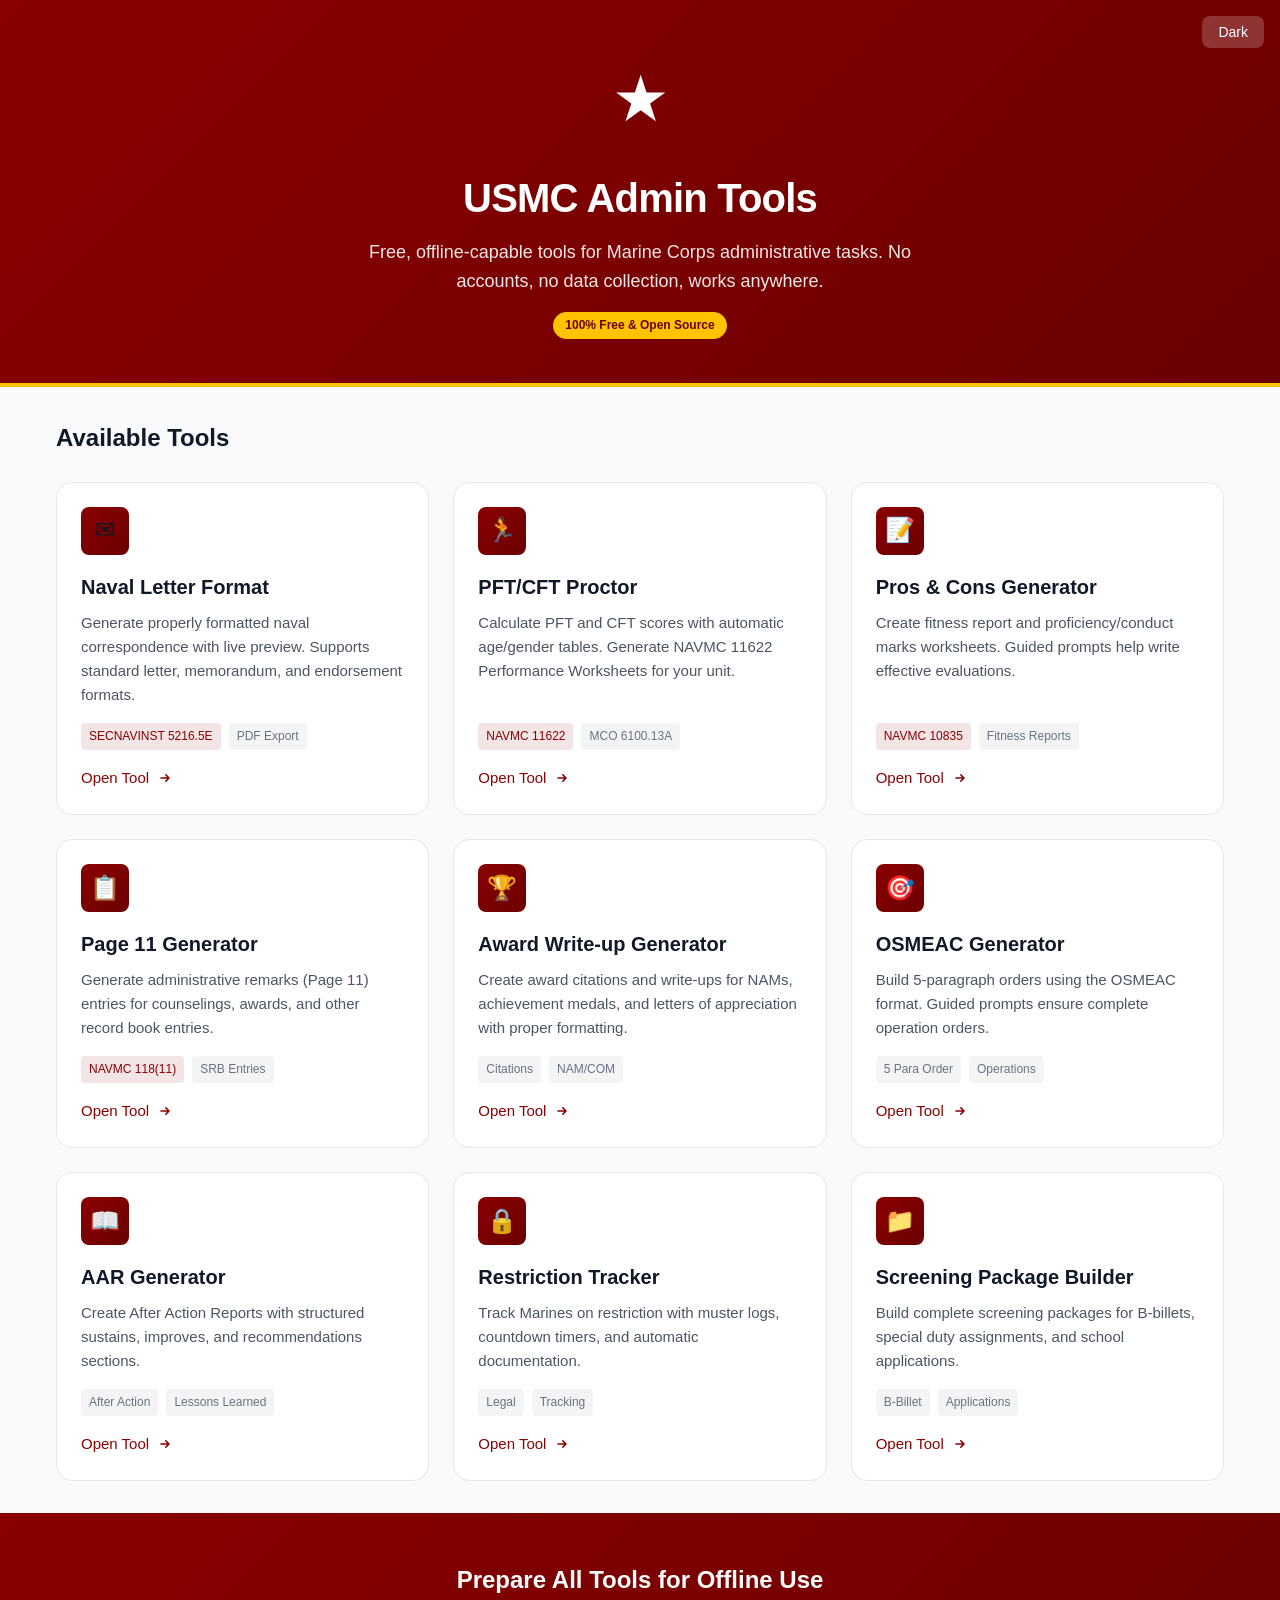
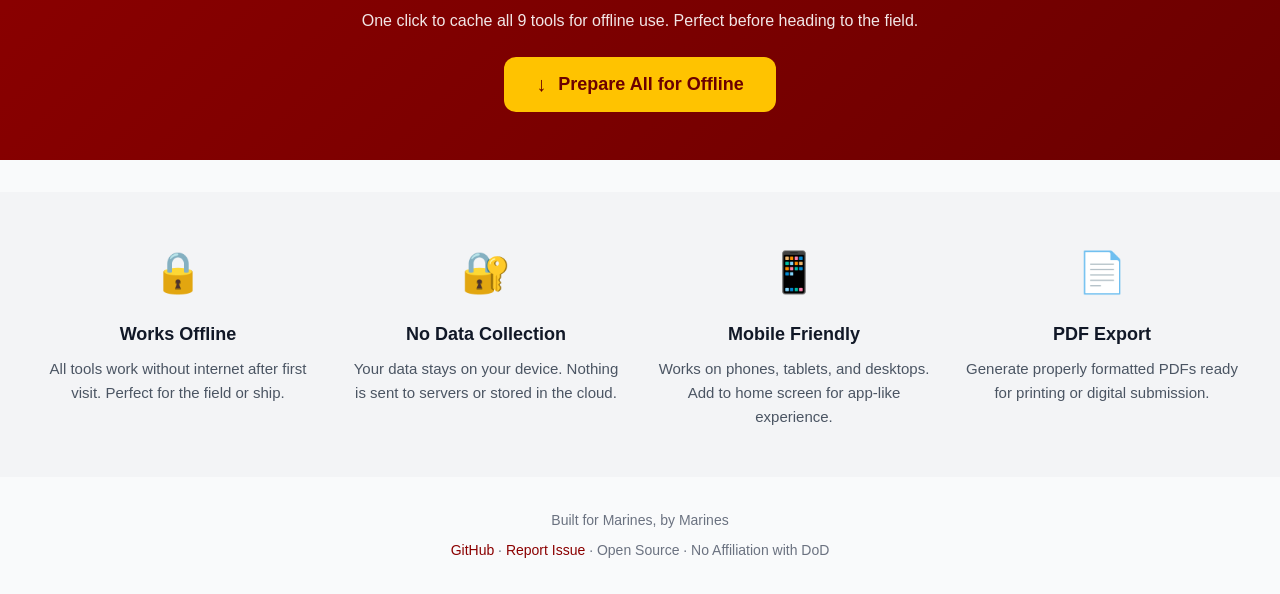
<file: index.html>
<!DOCTYPE html>
<html lang="en" data-theme="light">
<head>
  <meta charset="UTF-8">
  <meta name="viewport" content="width=device-width, initial-scale=1.0">
  <meta name="description" content="USMC Admin Tools - Free offline-capable tools for Marine Corps administrative tasks">
  <title>USMC Admin Tools Suite</title>

  <!-- PWA -->
  <link rel="manifest" href="manifest.json">
  <meta name="theme-color" content="#8B0000">
  <link rel="icon" type="image/svg+xml" href="assets/icon.svg">
  <link rel="apple-touch-icon" href="assets/icon-192.svg">
  <meta name="apple-mobile-web-app-capable" content="yes">
  <meta name="apple-mobile-web-app-status-bar-style" content="black-translucent">

  <style>
    /* ========================================
       CSS Variables
       ======================================== */
    :root {
      --primary: #8B0000;
      --primary-dark: #6B0000;
      --primary-light: #A52A2A;
      --secondary: #003366;
      --gold: #FFC300;

      --bg-primary: #FFFFFF;
      --bg-secondary: #F9FAFB;
      --bg-tertiary: #F3F4F6;
      --surface: #FFFFFF;

      --text-primary: #111827;
      --text-secondary: #4B5563;
      --text-tertiary: #6B7280;

      --border-light: #E5E7EB;
      --border-medium: #D1D5DB;

      --shadow-sm: 0 1px 2px 0 rgba(0, 0, 0, 0.05);
      --shadow-md: 0 4px 6px -1px rgba(0, 0, 0, 0.1);
      --shadow-lg: 0 10px 15px -3px rgba(0, 0, 0, 0.1);

      --radius-md: 8px;
      --radius-lg: 12px;
      --radius-xl: 16px;

      --font-sans: -apple-system, BlinkMacSystemFont, 'Segoe UI', Roboto, sans-serif;
    }

    [data-theme="dark"] {
      --bg-primary: #111827;
      --bg-secondary: #1F2937;
      --bg-tertiary: #374151;
      --surface: #1F2937;

      --text-primary: #F9FAFB;
      --text-secondary: #D1D5DB;
      --text-tertiary: #9CA3AF;

      --border-light: #374151;
      --border-medium: #4B5563;
    }

    /* ========================================
       Base Styles
       ======================================== */
    *, *::before, *::after {
      box-sizing: border-box;
      margin: 0;
      padding: 0;
    }

    body {
      font-family: var(--font-sans);
      background: var(--bg-secondary);
      color: var(--text-primary);
      line-height: 1.6;
      min-height: 100vh;
    }

    a {
      color: inherit;
      text-decoration: none;
    }

    /* ========================================
       Header
       ======================================== */
    .header {
      background: linear-gradient(135deg, var(--primary) 0%, var(--primary-dark) 100%);
      color: white;
      padding: 3rem 1rem;
      text-align: center;
      position: relative;
    }

    .header::after {
      content: '';
      position: absolute;
      bottom: 0;
      left: 0;
      right: 0;
      height: 4px;
      background: var(--gold);
    }

    .header__icon {
      font-size: 4rem;
      margin-bottom: 1rem;
    }

    .header__title {
      font-size: 2.5rem;
      font-weight: 700;
      margin-bottom: 0.5rem;
      letter-spacing: -0.02em;
    }

    .header__subtitle {
      font-size: 1.125rem;
      opacity: 0.9;
      max-width: 600px;
      margin: 0 auto;
    }

    .header__badge {
      display: inline-block;
      background: var(--gold);
      color: var(--primary-dark);
      font-size: 0.75rem;
      font-weight: 600;
      padding: 0.25rem 0.75rem;
      border-radius: 999px;
      margin-top: 1rem;
    }

    /* ========================================
       Theme Toggle
       ======================================== */
    .theme-toggle {
      position: absolute;
      top: 1rem;
      right: 1rem;
      background: rgba(255,255,255,0.2);
      border: none;
      color: white;
      padding: 0.5rem 1rem;
      border-radius: var(--radius-md);
      cursor: pointer;
      font-size: 0.875rem;
      transition: background 0.2s;
    }

    .theme-toggle:hover {
      background: rgba(255,255,255,0.3);
    }

    /* ========================================
       Container
       ======================================== */
    .container {
      max-width: 1200px;
      margin: 0 auto;
      padding: 2rem 1rem;
    }

    /* ========================================
       Tools Grid
       ======================================== */
    .section-title {
      font-size: 1.5rem;
      font-weight: 600;
      margin-bottom: 1.5rem;
      color: var(--text-primary);
    }

    .tools-grid {
      display: grid;
      grid-template-columns: repeat(auto-fill, minmax(300px, 1fr));
      gap: 1.5rem;
    }

    /* ========================================
       Tool Card
       ======================================== */
    .tool-card {
      background: var(--surface);
      border: 1px solid var(--border-light);
      border-radius: var(--radius-xl);
      padding: 1.5rem;
      transition: all 0.2s ease;
      display: flex;
      flex-direction: column;
      position: relative;
      overflow: hidden;
    }

    .tool-card:hover {
      transform: translateY(-4px);
      box-shadow: var(--shadow-lg);
      border-color: var(--primary-light);
    }

    .tool-card__icon {
      width: 48px;
      height: 48px;
      background: linear-gradient(135deg, var(--primary) 0%, var(--primary-dark) 100%);
      border-radius: var(--radius-md);
      display: flex;
      align-items: center;
      justify-content: center;
      font-size: 1.5rem;
      margin-bottom: 1rem;
    }

    .tool-card__title {
      font-size: 1.25rem;
      font-weight: 600;
      margin-bottom: 0.5rem;
      color: var(--text-primary);
    }

    .tool-card__description {
      font-size: 0.9375rem;
      color: var(--text-secondary);
      margin-bottom: 1rem;
      flex: 1;
    }

    .tool-card__tags {
      display: flex;
      flex-wrap: wrap;
      gap: 0.5rem;
      margin-bottom: 1rem;
    }

    .tag {
      font-size: 0.75rem;
      padding: 0.25rem 0.5rem;
      background: var(--bg-tertiary);
      color: var(--text-tertiary);
      border-radius: 4px;
    }

    .tag--navmc {
      background: rgba(139, 0, 0, 0.1);
      color: var(--primary);
    }

    .tool-card__link {
      display: inline-flex;
      align-items: center;
      gap: 0.5rem;
      color: var(--primary);
      font-weight: 500;
      font-size: 0.9375rem;
    }

    .tool-card__link:hover {
      text-decoration: underline;
    }

    .tool-card__link svg {
      width: 16px;
      height: 16px;
    }

    .tool-card--coming-soon {
      opacity: 0.6;
    }

    .tool-card--coming-soon .tool-card__link {
      color: var(--text-tertiary);
      pointer-events: none;
    }

    .coming-soon-badge {
      position: absolute;
      top: 1rem;
      right: 1rem;
      background: var(--bg-tertiary);
      color: var(--text-tertiary);
      font-size: 0.6875rem;
      font-weight: 600;
      padding: 0.25rem 0.5rem;
      border-radius: 4px;
      text-transform: uppercase;
    }

    /* ========================================
       Features Section
       ======================================== */
    .features {
      background: var(--bg-tertiary);
      padding: 3rem 1rem;
      margin-top: 2rem;
    }

    .features-grid {
      display: grid;
      grid-template-columns: repeat(auto-fit, minmax(250px, 1fr));
      gap: 2rem;
      max-width: 1200px;
      margin: 0 auto;
    }

    .feature {
      text-align: center;
    }

    .feature__icon {
      font-size: 2.5rem;
      margin-bottom: 1rem;
    }

    .feature__title {
      font-size: 1.125rem;
      font-weight: 600;
      margin-bottom: 0.5rem;
    }

    .feature__description {
      font-size: 0.9375rem;
      color: var(--text-secondary);
    }

    /* ========================================
       Footer
       ======================================== */
    .footer {
      text-align: center;
      padding: 2rem 1rem;
      color: var(--text-tertiary);
      font-size: 0.875rem;
    }

    .footer a {
      color: var(--primary);
    }

    .footer a:hover {
      text-decoration: underline;
    }

    /* ========================================
       Offline Install Section
       ======================================== */
    .offline-install {
      background: linear-gradient(135deg, var(--primary) 0%, var(--primary-dark) 100%);
      padding: 3rem 1rem;
      text-align: center;
      color: white;
    }

    .offline-install__content {
      max-width: 600px;
      margin: 0 auto;
    }

    .offline-install__title {
      font-size: 1.5rem;
      font-weight: 600;
      margin-bottom: 0.5rem;
    }

    .offline-install__description {
      opacity: 0.9;
      margin-bottom: 1.5rem;
    }

    .install-all-btn {
      display: inline-flex;
      align-items: center;
      gap: 0.75rem;
      background: var(--gold);
      color: var(--primary-dark);
      border: none;
      padding: 1rem 2rem;
      font-size: 1.125rem;
      font-weight: 600;
      border-radius: var(--radius-lg);
      cursor: pointer;
      transition: all 0.2s;
    }

    .install-all-btn:hover {
      transform: translateY(-2px);
      box-shadow: 0 4px 12px rgba(0,0,0,0.3);
    }

    .install-all-btn:disabled {
      opacity: 0.7;
      cursor: not-allowed;
      transform: none;
    }

    .install-all-btn__icon {
      font-size: 1.25rem;
    }

    .install-progress {
      margin-top: 1.5rem;
    }

    .install-progress__bar {
      background: rgba(255,255,255,0.2);
      border-radius: 999px;
      height: 8px;
      overflow: hidden;
      margin-bottom: 0.75rem;
    }

    .install-progress__fill {
      background: var(--gold);
      height: 100%;
      width: 0%;
      transition: width 0.3s ease;
      border-radius: 999px;
    }

    .install-progress__status {
      font-size: 0.9375rem;
      margin-bottom: 1rem;
    }

    .tool-checklist {
      display: flex;
      flex-wrap: wrap;
      justify-content: center;
      gap: 0.5rem;
    }

    .tool-check {
      display: inline-flex;
      align-items: center;
      gap: 0.25rem;
      background: rgba(255,255,255,0.1);
      padding: 0.25rem 0.75rem;
      border-radius: var(--radius-md);
      font-size: 0.8125rem;
    }

    .tool-check--done {
      background: rgba(255, 195, 0, 0.3);
    }

    .tool-check__icon {
      font-size: 0.75rem;
    }

    /* ========================================
       Responsive
       ======================================== */
    @media (max-width: 640px) {
      .header__title {
        font-size: 1.75rem;
      }

      .header__subtitle {
        font-size: 1rem;
      }

      .tools-grid {
        grid-template-columns: 1fr;
      }
    }
  </style>
</head>
<body>
  <!-- Header -->
  <header class="header">
    <button class="theme-toggle" onclick="toggleTheme()" id="theme-toggle">Dark</button>
    <div class="header__icon">&#9733;</div>
    <h1 class="header__title">USMC Admin Tools</h1>
    <p class="header__subtitle">Free, offline-capable tools for Marine Corps administrative tasks. No accounts, no data collection, works anywhere.</p>
    <span class="header__badge">100% Free &amp; Open Source</span>
  </header>

  <!-- Main Content -->
  <main class="container">
    <h2 class="section-title">Available Tools</h2>

    <div class="tools-grid">
      <!-- Naval Letter Format -->
      <a href="https://jeranaias.github.io/navalletterformat/" class="tool-card">
        <div class="tool-card__icon">&#9993;</div>
        <h3 class="tool-card__title">Naval Letter Format</h3>
        <p class="tool-card__description">Generate properly formatted naval correspondence with live preview. Supports standard letter, memorandum, and endorsement formats.</p>
        <div class="tool-card__tags">
          <span class="tag tag--navmc">SECNAVINST 5216.5E</span>
          <span class="tag">PDF Export</span>
        </div>
        <span class="tool-card__link">
          Open Tool
          <svg viewBox="0 0 20 20" fill="currentColor"><path fill-rule="evenodd" d="M10.293 5.293a1 1 0 011.414 0l4 4a1 1 0 010 1.414l-4 4a1 1 0 01-1.414-1.414L12.586 11H5a1 1 0 110-2h7.586l-2.293-2.293a1 1 0 010-1.414z" clip-rule="evenodd"/></svg>
        </span>
      </a>

      <!-- PFT/CFT Proctor -->
      <a href="tools/pft-cft-proctor/index.html" class="tool-card">
        <div class="tool-card__icon">&#127939;</div>
        <h3 class="tool-card__title">PFT/CFT Proctor</h3>
        <p class="tool-card__description">Calculate PFT and CFT scores with automatic age/gender tables. Generate NAVMC 11622 Performance Worksheets for your unit.</p>
        <div class="tool-card__tags">
          <span class="tag tag--navmc">NAVMC 11622</span>
          <span class="tag">MCO 6100.13A</span>
        </div>
        <span class="tool-card__link">
          Open Tool
          <svg viewBox="0 0 20 20" fill="currentColor"><path fill-rule="evenodd" d="M10.293 5.293a1 1 0 011.414 0l4 4a1 1 0 010 1.414l-4 4a1 1 0 01-1.414-1.414L12.586 11H5a1 1 0 110-2h7.586l-2.293-2.293a1 1 0 010-1.414z" clip-rule="evenodd"/></svg>
        </span>
      </a>

      <!-- Pros/Cons Generator -->
      <a href="tools/pros-cons-generator/index.html" class="tool-card">
        <div class="tool-card__icon">&#128221;</div>
        <h3 class="tool-card__title">Pros &amp; Cons Generator</h3>
        <p class="tool-card__description">Create fitness report and proficiency/conduct marks worksheets. Guided prompts help write effective evaluations.</p>
        <div class="tool-card__tags">
          <span class="tag tag--navmc">NAVMC 10835</span>
          <span class="tag">Fitness Reports</span>
        </div>
        <span class="tool-card__link">
          Open Tool
          <svg viewBox="0 0 20 20" fill="currentColor"><path fill-rule="evenodd" d="M10.293 5.293a1 1 0 011.414 0l4 4a1 1 0 010 1.414l-4 4a1 1 0 01-1.414-1.414L12.586 11H5a1 1 0 110-2h7.586l-2.293-2.293a1 1 0 010-1.414z" clip-rule="evenodd"/></svg>
        </span>
      </a>

      <!-- Page 11 Generator -->
      <a href="tools/page11-generator/index.html" class="tool-card">
        <div class="tool-card__icon">&#128203;</div>
        <h3 class="tool-card__title">Page 11 Generator</h3>
        <p class="tool-card__description">Generate administrative remarks (Page 11) entries for counselings, awards, and other record book entries.</p>
        <div class="tool-card__tags">
          <span class="tag tag--navmc">NAVMC 118(11)</span>
          <span class="tag">SRB Entries</span>
        </div>
        <span class="tool-card__link">
          Open Tool
          <svg viewBox="0 0 20 20" fill="currentColor"><path fill-rule="evenodd" d="M10.293 5.293a1 1 0 011.414 0l4 4a1 1 0 010 1.414l-4 4a1 1 0 01-1.414-1.414L12.586 11H5a1 1 0 110-2h7.586l-2.293-2.293a1 1 0 010-1.414z" clip-rule="evenodd"/></svg>
        </span>
      </a>

      <!-- Award Write-up Generator -->
      <a href="tools/award-writeup-generator/index.html" class="tool-card">
        <div class="tool-card__icon">&#127942;</div>
        <h3 class="tool-card__title">Award Write-up Generator</h3>
        <p class="tool-card__description">Create award citations and write-ups for NAMs, achievement medals, and letters of appreciation with proper formatting.</p>
        <div class="tool-card__tags">
          <span class="tag">Citations</span>
          <span class="tag">NAM/COM</span>
        </div>
        <span class="tool-card__link">
          Open Tool
          <svg viewBox="0 0 20 20" fill="currentColor"><path fill-rule="evenodd" d="M10.293 5.293a1 1 0 011.414 0l4 4a1 1 0 010 1.414l-4 4a1 1 0 01-1.414-1.414L12.586 11H5a1 1 0 110-2h7.586l-2.293-2.293a1 1 0 010-1.414z" clip-rule="evenodd"/></svg>
        </span>
      </a>

      <!-- OSMEAC Generator -->
      <a href="tools/osmeac-generator/index.html" class="tool-card">
        <div class="tool-card__icon">&#127919;</div>
        <h3 class="tool-card__title">OSMEAC Generator</h3>
        <p class="tool-card__description">Build 5-paragraph orders using the OSMEAC format. Guided prompts ensure complete operation orders.</p>
        <div class="tool-card__tags">
          <span class="tag">5 Para Order</span>
          <span class="tag">Operations</span>
        </div>
        <span class="tool-card__link">
          Open Tool
          <svg viewBox="0 0 20 20" fill="currentColor"><path fill-rule="evenodd" d="M10.293 5.293a1 1 0 011.414 0l4 4a1 1 0 010 1.414l-4 4a1 1 0 01-1.414-1.414L12.586 11H5a1 1 0 110-2h7.586l-2.293-2.293a1 1 0 010-1.414z" clip-rule="evenodd"/></svg>
        </span>
      </a>

      <!-- AAR Generator -->
      <a href="tools/aar-generator/index.html" class="tool-card">
        <div class="tool-card__icon">&#128214;</div>
        <h3 class="tool-card__title">AAR Generator</h3>
        <p class="tool-card__description">Create After Action Reports with structured sustains, improves, and recommendations sections.</p>
        <div class="tool-card__tags">
          <span class="tag">After Action</span>
          <span class="tag">Lessons Learned</span>
        </div>
        <span class="tool-card__link">
          Open Tool
          <svg viewBox="0 0 20 20" fill="currentColor"><path fill-rule="evenodd" d="M10.293 5.293a1 1 0 011.414 0l4 4a1 1 0 010 1.414l-4 4a1 1 0 01-1.414-1.414L12.586 11H5a1 1 0 110-2h7.586l-2.293-2.293a1 1 0 010-1.414z" clip-rule="evenodd"/></svg>
        </span>
      </a>

      <!-- Restriction Tracker -->
      <a href="tools/restriction-tracker/index.html" class="tool-card">
        <div class="tool-card__icon">&#128274;</div>
        <h3 class="tool-card__title">Restriction Tracker</h3>
        <p class="tool-card__description">Track Marines on restriction with muster logs, countdown timers, and automatic documentation.</p>
        <div class="tool-card__tags">
          <span class="tag">Legal</span>
          <span class="tag">Tracking</span>
        </div>
        <span class="tool-card__link">
          Open Tool
          <svg viewBox="0 0 20 20" fill="currentColor"><path fill-rule="evenodd" d="M10.293 5.293a1 1 0 011.414 0l4 4a1 1 0 010 1.414l-4 4a1 1 0 01-1.414-1.414L12.586 11H5a1 1 0 110-2h7.586l-2.293-2.293a1 1 0 010-1.414z" clip-rule="evenodd"/></svg>
        </span>
      </a>

      <!-- Screening Package Builder -->
      <a href="tools/screening-package-builder/index.html" class="tool-card">
        <div class="tool-card__icon">&#128193;</div>
        <h3 class="tool-card__title">Screening Package Builder</h3>
        <p class="tool-card__description">Build complete screening packages for B-billets, special duty assignments, and school applications.</p>
        <div class="tool-card__tags">
          <span class="tag">B-Billet</span>
          <span class="tag">Applications</span>
        </div>
        <span class="tool-card__link">
          Open Tool
          <svg viewBox="0 0 20 20" fill="currentColor"><path fill-rule="evenodd" d="M10.293 5.293a1 1 0 011.414 0l4 4a1 1 0 010 1.414l-4 4a1 1 0 01-1.414-1.414L12.586 11H5a1 1 0 110-2h7.586l-2.293-2.293a1 1 0 010-1.414z" clip-rule="evenodd"/></svg>
        </span>
      </a>
    </div>
  </main>

  <!-- Offline Install Section -->
  <section class="offline-install">
    <div class="offline-install__content">
      <h2 class="offline-install__title">Prepare All Tools for Offline Use</h2>
      <p class="offline-install__description">One click to cache all 9 tools for offline use. Perfect before heading to the field.</p>
      <button id="install-all-btn" class="install-all-btn" onclick="prepareAllOffline()">
        <span class="install-all-btn__icon">&#8595;</span>
        <span class="install-all-btn__text">Prepare All for Offline</span>
      </button>
      <div id="install-progress" class="install-progress" style="display: none;">
        <div class="install-progress__bar">
          <div id="progress-fill" class="install-progress__fill"></div>
        </div>
        <div id="progress-status" class="install-progress__status">Preparing...</div>
        <div id="tool-checklist" class="tool-checklist"></div>
      </div>
    </div>
  </section>

  <!-- Features Section -->
  <section class="features">
    <div class="features-grid">
      <div class="feature">
        <div class="feature__icon">&#128274;</div>
        <h3 class="feature__title">Works Offline</h3>
        <p class="feature__description">All tools work without internet after first visit. Perfect for the field or ship.</p>
      </div>
      <div class="feature">
        <div class="feature__icon">&#128272;</div>
        <h3 class="feature__title">No Data Collection</h3>
        <p class="feature__description">Your data stays on your device. Nothing is sent to servers or stored in the cloud.</p>
      </div>
      <div class="feature">
        <div class="feature__icon">&#128241;</div>
        <h3 class="feature__title">Mobile Friendly</h3>
        <p class="feature__description">Works on phones, tablets, and desktops. Add to home screen for app-like experience.</p>
      </div>
      <div class="feature">
        <div class="feature__icon">&#128196;</div>
        <h3 class="feature__title">PDF Export</h3>
        <p class="feature__description">Generate properly formatted PDFs ready for printing or digital submission.</p>
      </div>
    </div>
  </section>

  <!-- Footer -->
  <footer class="footer">
    <p>Built for Marines, by Marines</p>
    <p style="margin-top: 0.5rem;">
      <a href="https://github.com/jeranaias">GitHub</a> &middot;
      <a href="https://github.com/jeranaias/usmc-tools/issues">Report Issue</a> &middot;
      Open Source &middot;
      No Affiliation with DoD
    </p>
  </footer>

  <script>
    // Theme toggle
    function toggleTheme() {
      const html = document.documentElement;
      const current = html.getAttribute('data-theme');
      const next = current === 'dark' ? 'light' : 'dark';
      html.setAttribute('data-theme', next);
      localStorage.setItem('theme', next);
      updateThemeButton(next);
    }

    function updateThemeButton(theme) {
      const btn = document.getElementById('theme-toggle');
      if (btn) btn.textContent = theme === 'dark' ? 'Light' : 'Dark';
    }

    // Initialize theme
    (function() {
      const saved = localStorage.getItem('theme');
      const prefers = window.matchMedia('(prefers-color-scheme: dark)').matches;
      const theme = saved || (prefers ? 'dark' : 'light');
      document.documentElement.setAttribute('data-theme', theme);
      updateThemeButton(theme);
    })();

    // Prepare All for Offline
    const TOOLS = [
      { name: 'Naval Letter', url: 'https://jeranaias.github.io/navalletterformat/' },
      { name: 'PFT/CFT Proctor', url: 'tools/pft-cft-proctor/index.html' },
      { name: 'Pros/Cons', url: 'tools/pros-cons-generator/index.html' },
      { name: 'Page 11', url: 'tools/page11-generator/index.html' },
      { name: 'Award Write-up', url: 'tools/award-writeup-generator/index.html' },
      { name: 'OSMEAC', url: 'tools/osmeac-generator/index.html' },
      { name: 'AAR', url: 'tools/aar-generator/index.html' },
      { name: 'Restriction Tracker', url: 'tools/restriction-tracker/index.html' },
      { name: 'Screening Package', url: 'tools/screening-package-builder/index.html' }
    ];

    async function prepareAllOffline() {
      const btn = document.getElementById('install-all-btn');
      const progress = document.getElementById('install-progress');
      const progressFill = document.getElementById('progress-fill');
      const progressStatus = document.getElementById('progress-status');
      const checklist = document.getElementById('tool-checklist');

      // Disable button and show progress
      btn.disabled = true;
      btn.querySelector('.install-all-btn__text').textContent = 'Preparing...';
      progress.style.display = 'block';

      // Build checklist
      checklist.innerHTML = TOOLS.map(tool =>
        `<span class="tool-check" id="check-${tool.name.replace(/[^a-z]/gi, '')}">
          <span class="tool-check__icon">&#9711;</span>
          ${tool.name}
        </span>`
      ).join('');

      // Load each tool to trigger service worker caching
      let completed = 0;
      const container = document.createElement('div');
      container.style.cssText = 'position:absolute;left:-9999px;width:1px;height:1px;overflow:hidden;';
      document.body.appendChild(container);

      for (const tool of TOOLS) {
        progressStatus.textContent = `Caching ${tool.name}...`;

        try {
          // Create hidden iframe to load the tool
          const iframe = document.createElement('iframe');
          iframe.style.cssText = 'width:1px;height:1px;border:none;';
          container.appendChild(iframe);

          // Wait for iframe to load
          await new Promise((resolve, reject) => {
            const timeout = setTimeout(() => {
              resolve(); // Resolve anyway after timeout
            }, 8000);

            iframe.onload = () => {
              clearTimeout(timeout);
              // Give service worker time to cache
              setTimeout(resolve, 1000);
            };
            iframe.onerror = () => {
              clearTimeout(timeout);
              resolve(); // Continue even on error
            };
            iframe.src = tool.url;
          });

          // Mark as done
          const checkEl = document.getElementById('check-' + tool.name.replace(/[^a-z]/gi, ''));
          if (checkEl) {
            checkEl.classList.add('tool-check--done');
            checkEl.querySelector('.tool-check__icon').innerHTML = '&#10003;';
          }
        } catch (e) {
          console.warn('Failed to cache:', tool.name, e);
        }

        completed++;
        progressFill.style.width = (completed / TOOLS.length * 100) + '%';
      }

      // Cleanup
      document.body.removeChild(container);

      // Done
      progressStatus.textContent = 'All tools ready for offline use!';
      btn.querySelector('.install-all-btn__text').textContent = 'All Ready!';
      btn.querySelector('.install-all-btn__icon').innerHTML = '&#10003;';

      // Store completion
      localStorage.setItem('offlinePrepared', Date.now());
    }

    // Check if already prepared
    (function() {
      const prepared = localStorage.getItem('offlinePrepared');
      if (prepared) {
        const btn = document.getElementById('install-all-btn');
        const age = Date.now() - parseInt(prepared);
        const days = Math.floor(age / (1000 * 60 * 60 * 24));
        if (days < 7) {
          btn.querySelector('.install-all-btn__icon').innerHTML = '&#10003;';
          btn.querySelector('.install-all-btn__text').textContent = 'Refresh Offline Cache';
        }
      }
    })();
  </script>
</body>
</html>
</file>
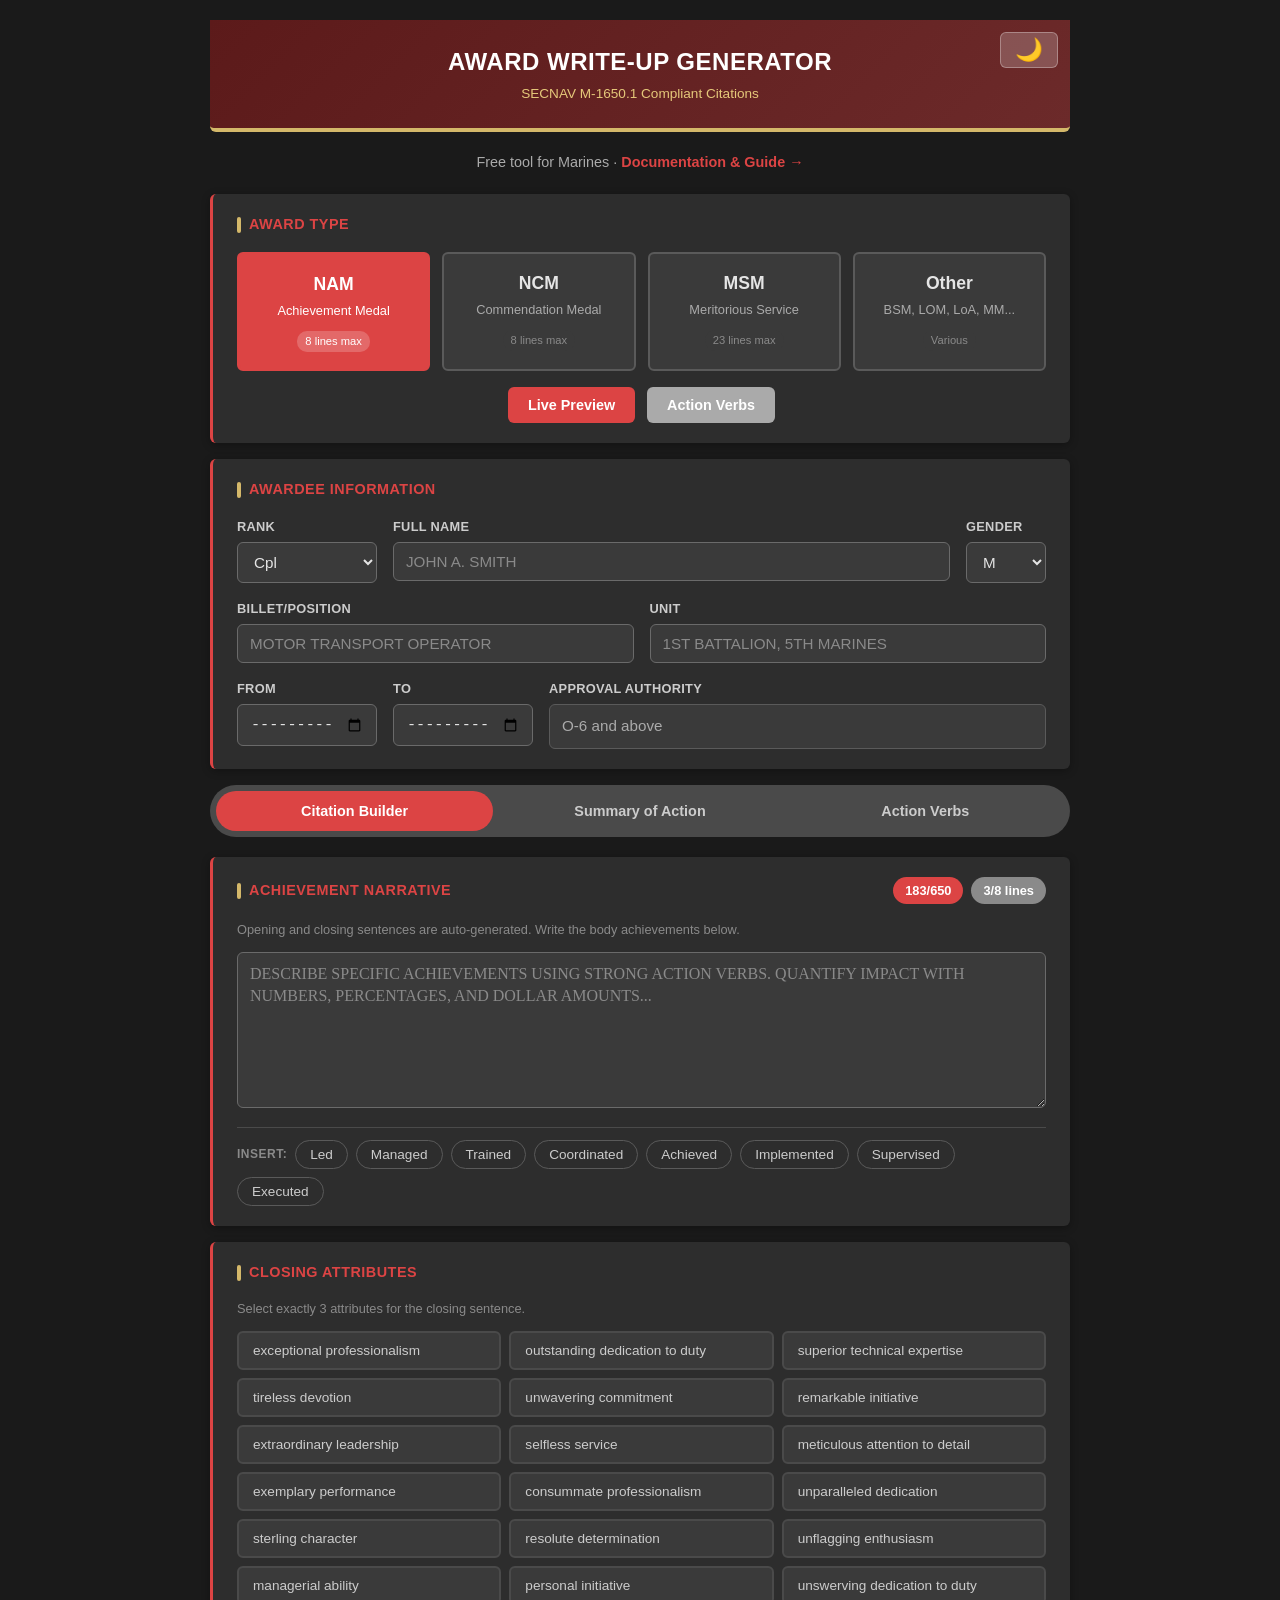
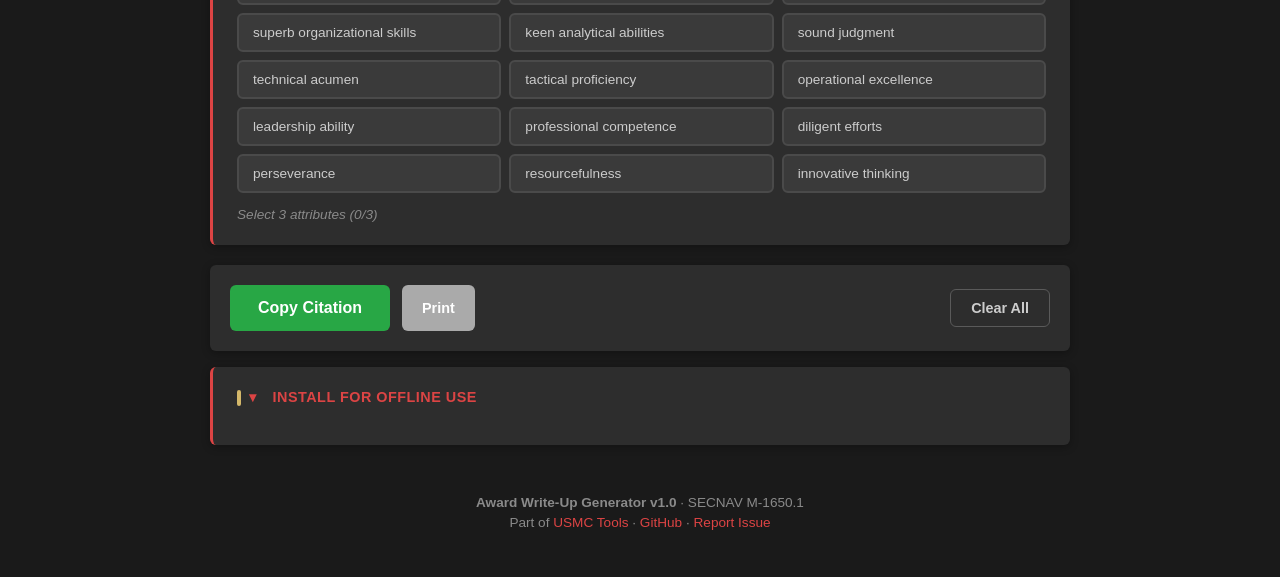
<file: tools/award-writeup-generator/index.html>
<!DOCTYPE html>
<html lang="en">
<head>
  <meta charset="UTF-8">
  <meta name="viewport" content="width=device-width, initial-scale=1.0">
  <title>Award Write-Up Generator | USMC Citation & SOA Builder</title>

  <!-- SEO Meta Tags -->
  <meta name="description" content="Free online tool for Marines to build NAM, NCM, MSM citations and Summary of Action narratives with proper SECNAV M-1650.1 formatting, character limits, and action verb banks.">
  <meta name="keywords" content="NAM citation, NCM citation, MSM citation, USMC awards, Navy Achievement Medal, Marine Corps awards, award write-up, citation generator, Summary of Action, SOA builder, military awards, SECNAV M-1650.1">
  <meta name="author" content="USMC Tools">
  <meta name="robots" content="index, follow">

  <!-- Open Graph -->
  <meta property="og:type" content="website">
  <meta property="og:title" content="Award Write-Up Generator | USMC Citation Builder">
  <meta property="og:description" content="Free tool for building NAM/NCM/MSM citations with proper formatting and character limits.">

  <!-- PWA -->
  <link rel="manifest" href="manifest.json">
  <meta name="theme-color" content="#8B0000">
  <link rel="apple-touch-icon" href="assets/icon-192.png">
  <meta name="apple-mobile-web-app-capable" content="yes">
  <meta name="apple-mobile-web-app-title" content="Award Writer">

  <!-- Styles -->
  <link rel="stylesheet" href="css/styles.css">
</head>
<body>
  <a href="#main" class="skip-link">Skip to main content</a>

  <!-- Live Preview Pane -->
  <div id="livePreviewPane" class="live-preview-pane">
    <div class="preview-header">
      <span>Live Preview</span>
      <button type="button" class="preview-close" onclick="toggleLivePreview()" aria-label="Close preview">&times;</button>
    </div>
    <div id="previewLoading" class="preview-loading">
      <div class="spinner"></div>
      <span>Generating preview...</span>
    </div>
    <iframe id="previewFrame" class="preview-frame" title="PDF Preview"></iframe>
  </div>

  <div class="container" id="mainContainer">
    <header>
      <div class="header-controls">
        <button type="button" class="theme-toggle" onclick="toggleTheme()" title="Toggle theme (Dark/Light/Night)" aria-label="Toggle theme">🌙</button>
      </div>
      <h1>AWARD WRITE-UP GENERATOR</h1>
      <p class="subtitle">SECNAV M-1650.1 Compliant Citations</p>
    </header>

    <p class="intro-link">
      Free tool for Marines · <a href="https://github.com/jeranaias/award-writeup-generator#readme" target="_blank" rel="noopener noreferrer">Documentation & Guide &rarr;</a>
    </p>

    <main id="main">
      <!-- Award Type Selection -->
      <div class="form-section">
        <h2 class="section-title">Award Type</h2>
        <div class="award-type-selector" role="radiogroup">
          <div class="award-type-option selected" data-type="NAM" onclick="selectAwardType('NAM')" tabindex="0" role="radio" aria-checked="true">
            <h3>NAM</h3>
            <p>Achievement Medal</p>
            <span class="award-limit">8 lines max</span>
          </div>
          <div class="award-type-option" data-type="NCM" onclick="selectAwardType('NCM')" tabindex="0" role="radio" aria-checked="false">
            <h3>NCM</h3>
            <p>Commendation Medal</p>
            <span class="award-limit">8 lines max</span>
          </div>
          <div class="award-type-option" data-type="MSM" onclick="selectAwardType('MSM')" tabindex="0" role="radio" aria-checked="false">
            <h3>MSM</h3>
            <p>Meritorious Service</p>
            <span class="award-limit">23 lines max</span>
          </div>
          <div class="award-type-option" data-type="other" onclick="toggleOtherAwards()" tabindex="0" role="radio" aria-checked="false">
            <h3>Other</h3>
            <p>BSM, LOM, LoA, MM...</p>
            <span class="award-limit">Various</span>
          </div>
        </div>
        <div id="otherAwardsPanel" class="other-awards-panel" style="display: none;">
          <select id="otherAwardSelect" class="award-select" onchange="selectOtherAward(this.value)">
            <option value="">Select other award type...</option>
            <option value="BSM">Bronze Star Medal (BSM)</option>
            <option value="LOM">Legion of Merit (LOM)</option>
            <option value="LoA">Letter of Appreciation</option>
            <option value="LoC">Letter of Commendation</option>
            <option value="CoC">Certificate of Commendation</option>
            <option value="MM">Meritorious Mast</option>
          </select>
        </div>
        <input type="hidden" id="awardType" value="NAM">

        <!-- Quick Actions -->
        <div class="quick-toolbar">
          <button type="button" id="previewToggle" class="btn btn-primary" onclick="toggleLivePreview()">Live Preview</button>
          <button type="button" class="btn btn-secondary" onclick="switchTab('verbs')">Action Verbs</button>
        </div>
      </div>

      <!-- Awardee Information -->
      <div class="form-section">
        <h2 class="section-title">Awardee Information</h2>
        <div class="form-row">
          <div class="form-group small">
            <label for="rank">Rank</label>
            <select id="rank" class="input">
              <optgroup label="Enlisted">
                <option value="PRIVATE">Pvt</option>
                <option value="PRIVATE FIRST CLASS">PFC</option>
                <option value="LANCE CORPORAL">LCpl</option>
                <option value="CORPORAL" selected>Cpl</option>
                <option value="SERGEANT">Sgt</option>
                <option value="STAFF SERGEANT">SSgt</option>
                <option value="GUNNERY SERGEANT">GySgt</option>
                <option value="MASTER SERGEANT">MSgt</option>
                <option value="FIRST SERGEANT">1stSgt</option>
                <option value="MASTER GUNNERY SERGEANT">MGySgt</option>
                <option value="SERGEANT MAJOR">SgtMaj</option>
              </optgroup>
              <optgroup label="Warrant Officers">
                <option value="WARRANT OFFICER">WO</option>
                <option value="CHIEF WARRANT OFFICER TWO">CWO2</option>
                <option value="CHIEF WARRANT OFFICER THREE">CWO3</option>
                <option value="CHIEF WARRANT OFFICER FOUR">CWO4</option>
                <option value="CHIEF WARRANT OFFICER FIVE">CWO5</option>
              </optgroup>
              <optgroup label="Officers">
                <option value="SECOND LIEUTENANT">2ndLt</option>
                <option value="FIRST LIEUTENANT">1stLt</option>
                <option value="CAPTAIN">Capt</option>
                <option value="MAJOR">Maj</option>
                <option value="LIEUTENANT COLONEL">LtCol</option>
                <option value="COLONEL">Col</option>
              </optgroup>
            </select>
          </div>
          <div class="form-group">
            <label for="name">Full Name</label>
            <input type="text" id="name" class="input" placeholder="JOHN A. SMITH">
          </div>
          <div class="form-group tiny">
            <label for="gender">Gender</label>
            <select id="gender" class="input">
              <option value="M">M</option>
              <option value="F">F</option>
            </select>
          </div>
        </div>
        <div class="form-row">
          <div class="form-group">
            <label for="billet">Billet/Position</label>
            <input type="text" id="billet" class="input" placeholder="MOTOR TRANSPORT OPERATOR">
          </div>
          <div class="form-group">
            <label for="unit">Unit</label>
            <input type="text" id="unit" class="input" placeholder="1ST BATTALION, 5TH MARINES">
          </div>
        </div>
        <div class="form-row">
          <div class="form-group small">
            <label for="start-date">From</label>
            <input type="month" id="start-date" class="input">
          </div>
          <div class="form-group small">
            <label for="end-date">To</label>
            <input type="month" id="end-date" class="input">
          </div>
          <div class="form-group">
            <label>Approval Authority</label>
            <div id="approvalAuthority" class="approval-display">O-6 and above</div>
          </div>
        </div>
      </div>

      <!-- Tabs -->
      <div class="tab-bar">
        <button class="tab-btn active" data-tab="citation" onclick="switchTab('citation')">Citation Builder</button>
        <button class="tab-btn" data-tab="soa" onclick="switchTab('soa')">Summary of Action</button>
        <button class="tab-btn" data-tab="verbs" onclick="switchTab('verbs')">Action Verbs</button>
      </div>

      <!-- Citation Builder Tab -->
      <div id="citation-tab" class="tab-content active">
        <div class="form-section">
          <div class="section-header-with-actions">
            <h2 class="section-title">Achievement Narrative</h2>
            <div class="char-badges">
              <span id="charBadge" class="status-badge">0/650</span>
              <span id="lineBadge" class="status-badge secondary">0/8 lines</span>
            </div>
          </div>
          <p class="help-text" style="margin-bottom: 12px;">
            Opening and closing sentences are auto-generated. Write the body achievements below.
          </p>
          <textarea id="citationBody" class="input textarea citation-input" rows="6" placeholder="Describe specific achievements using strong action verbs. Quantify impact with numbers, percentages, and dollar amounts..."></textarea>

          <div class="quick-verbs">
            <span class="quick-verbs-label">Insert:</span>
            <button type="button" class="verb-btn" onclick="insertVerb('Led')">Led</button>
            <button type="button" class="verb-btn" onclick="insertVerb('Managed')">Managed</button>
            <button type="button" class="verb-btn" onclick="insertVerb('Trained')">Trained</button>
            <button type="button" class="verb-btn" onclick="insertVerb('Coordinated')">Coordinated</button>
            <button type="button" class="verb-btn" onclick="insertVerb('Achieved')">Achieved</button>
            <button type="button" class="verb-btn" onclick="insertVerb('Implemented')">Implemented</button>
            <button type="button" class="verb-btn" onclick="insertVerb('Supervised')">Supervised</button>
            <button type="button" class="verb-btn" onclick="insertVerb('Executed')">Executed</button>
          </div>
        </div>

        <div class="form-section">
          <h2 class="section-title">Closing Attributes</h2>
          <p class="help-text" style="margin-bottom: 12px;">Select exactly 3 attributes for the closing sentence.</p>
          <div id="attributesGrid" class="attributes-grid">
            <!-- Populated by JS -->
          </div>
          <p id="attributeStatus" class="attribute-status">Select 3 attributes</p>
        </div>

        <div class="actions-bar">
          <div class="actions-primary">
            <button type="button" class="btn btn-success btn-large" onclick="copyCitation()">Copy Citation</button>
            <button type="button" class="btn btn-secondary" onclick="printCitation()">Print</button>
          </div>
          <div class="actions-secondary">
            <button type="button" class="btn btn-outline" onclick="clearCitation()">Clear All</button>
          </div>
        </div>
      </div>

      <!-- SOA Tab -->
      <div id="soa-tab" class="tab-content">
        <div class="form-section">
          <h2 class="section-title">1. Introduction</h2>
          <textarea id="soaIntro" class="input textarea" rows="3" placeholder="Brief overview of duties and period of service..."></textarea>
        </div>

        <div class="form-section">
          <div class="section-header-with-actions">
            <h2 class="section-title">2. Specific Achievements</h2>
            <button type="button" class="btn btn-sm btn-outline" onclick="addAchievement()">+ Add</button>
          </div>
          <div id="achievementsContainer">
            <div class="achievement-block" data-index="0">
              <div class="achievement-header">
                <span class="achievement-letter">a.</span>
              </div>
              <textarea class="input textarea achievement-text" rows="3" placeholder="Action verb + specific accomplishment + quantified impact..."></textarea>
              <div class="quant-row">
                <input type="text" class="input input-sm quant-howmany" placeholder="How many? (50 Marines)">
                <input type="text" class="input input-sm quant-percent" placeholder="% improvement?">
                <input type="text" class="input input-sm quant-dollars" placeholder="$ value?">
              </div>
            </div>
          </div>
        </div>

        <div class="form-section">
          <h2 class="section-title">3. Impact</h2>
          <textarea id="soaImpact" class="input textarea" rows="3" placeholder="Summarize overall contribution to mission accomplishment..."></textarea>
        </div>

        <div class="form-section">
          <h2 class="section-title">4. Recommendation</h2>
          <textarea id="soaRecommendation" class="input textarea" rows="2" placeholder="Based on the above, recommend for the [Award Name]..."></textarea>
        </div>

        <div class="actions-bar">
          <div class="actions-primary">
            <button type="button" class="btn btn-success btn-large" onclick="copySOA()">Copy SOA</button>
            <button type="button" class="btn btn-secondary" onclick="printSOA()">Print</button>
          </div>
          <div class="actions-secondary">
            <button type="button" class="btn btn-outline" onclick="clearSOA()">Clear All</button>
          </div>
        </div>
      </div>

      <!-- Action Verbs Tab -->
      <div id="verbs-tab" class="tab-content">
        <div class="form-section">
          <h2 class="section-title">Action Verb Bank</h2>
          <p class="help-text" style="margin-bottom: 16px;">Click any verb to copy to clipboard.</p>
          <div id="verbCategories">
            <!-- Populated by JS -->
          </div>
        </div>
      </div>

      <!-- Install App / Offline Guide -->
      <details class="form-section" id="install-guide" style="margin-top: 16px;">
        <summary class="section-title" style="cursor: pointer; list-style: none;">
          <span style="margin-right: 8px;">&#9662;</span> Install for Offline Use
        </summary>
        <div style="padding-top: 16px;">
          <p class="help-text" style="margin-bottom: 12px;"><strong>This tool works offline!</strong> After your first visit, you can use it without internet.</p>

          <button type="button" id="pwa-install-btn" class="btn btn-primary btn-sm" style="display: none; margin-bottom: 16px;" onclick="App.installPWA()">
            Install App
          </button>

          <p class="help-text" style="margin-bottom: 4px;"><strong>Desktop (Chrome/Edge):</strong></p>
          <p class="help-text" style="margin-bottom: 12px;">Click the install icon in the address bar, or use the "Install App" button above when available.</p>

          <p class="help-text" style="margin-bottom: 4px;"><strong>iPhone/iPad:</strong></p>
          <p class="help-text" style="margin-bottom: 12px;">Tap Share → "Add to Home Screen"</p>

          <p class="help-text" style="margin-bottom: 4px;"><strong>Android:</strong></p>
          <p class="help-text" style="margin-bottom: 12px;">Tap the menu (⋮) → "Add to Home Screen" or "Install App"</p>

          <p class="help-text" style="margin-top: 16px; opacity: 0.7;"><em>Once installed, the app icon appears on your home screen and works without internet.</em></p>
        </div>
      </details>
    </main>

    <footer>
      <p><strong>Award Write-Up Generator v1.0</strong> &middot; SECNAV M-1650.1</p>
      <p>Part of <a href="https://jeranaias.github.io/usmc-tools/">USMC Tools</a> &middot; <a href="https://github.com/jeranaias/award-writeup-generator">GitHub</a> &middot; <a href="https://github.com/jeranaias/award-writeup-generator/issues">Report Issue</a></p>
    </footer>
  </div>

  <!-- Toast -->
  <div id="toast" class="toast" role="alert">
    <span id="toastMessage"></span>
  </div>

  <!-- Scripts -->
  <script src="lib/jspdf.umd.min.js"></script>
  <script src="js/awards.js"></script>
  <script src="js/verbs.js"></script>
  <script src="js/attributes.js"></script>
  <script src="js/formatter.js"></script>
  <script src="js/storage.js"></script>
  <script src="js/app.js"></script>

  <!-- Service Worker -->
  <script>
    if ('serviceWorker' in navigator) {
      navigator.serviceWorker.register('service-worker.js');
    }
  </script>
</body>
</html>
</file>
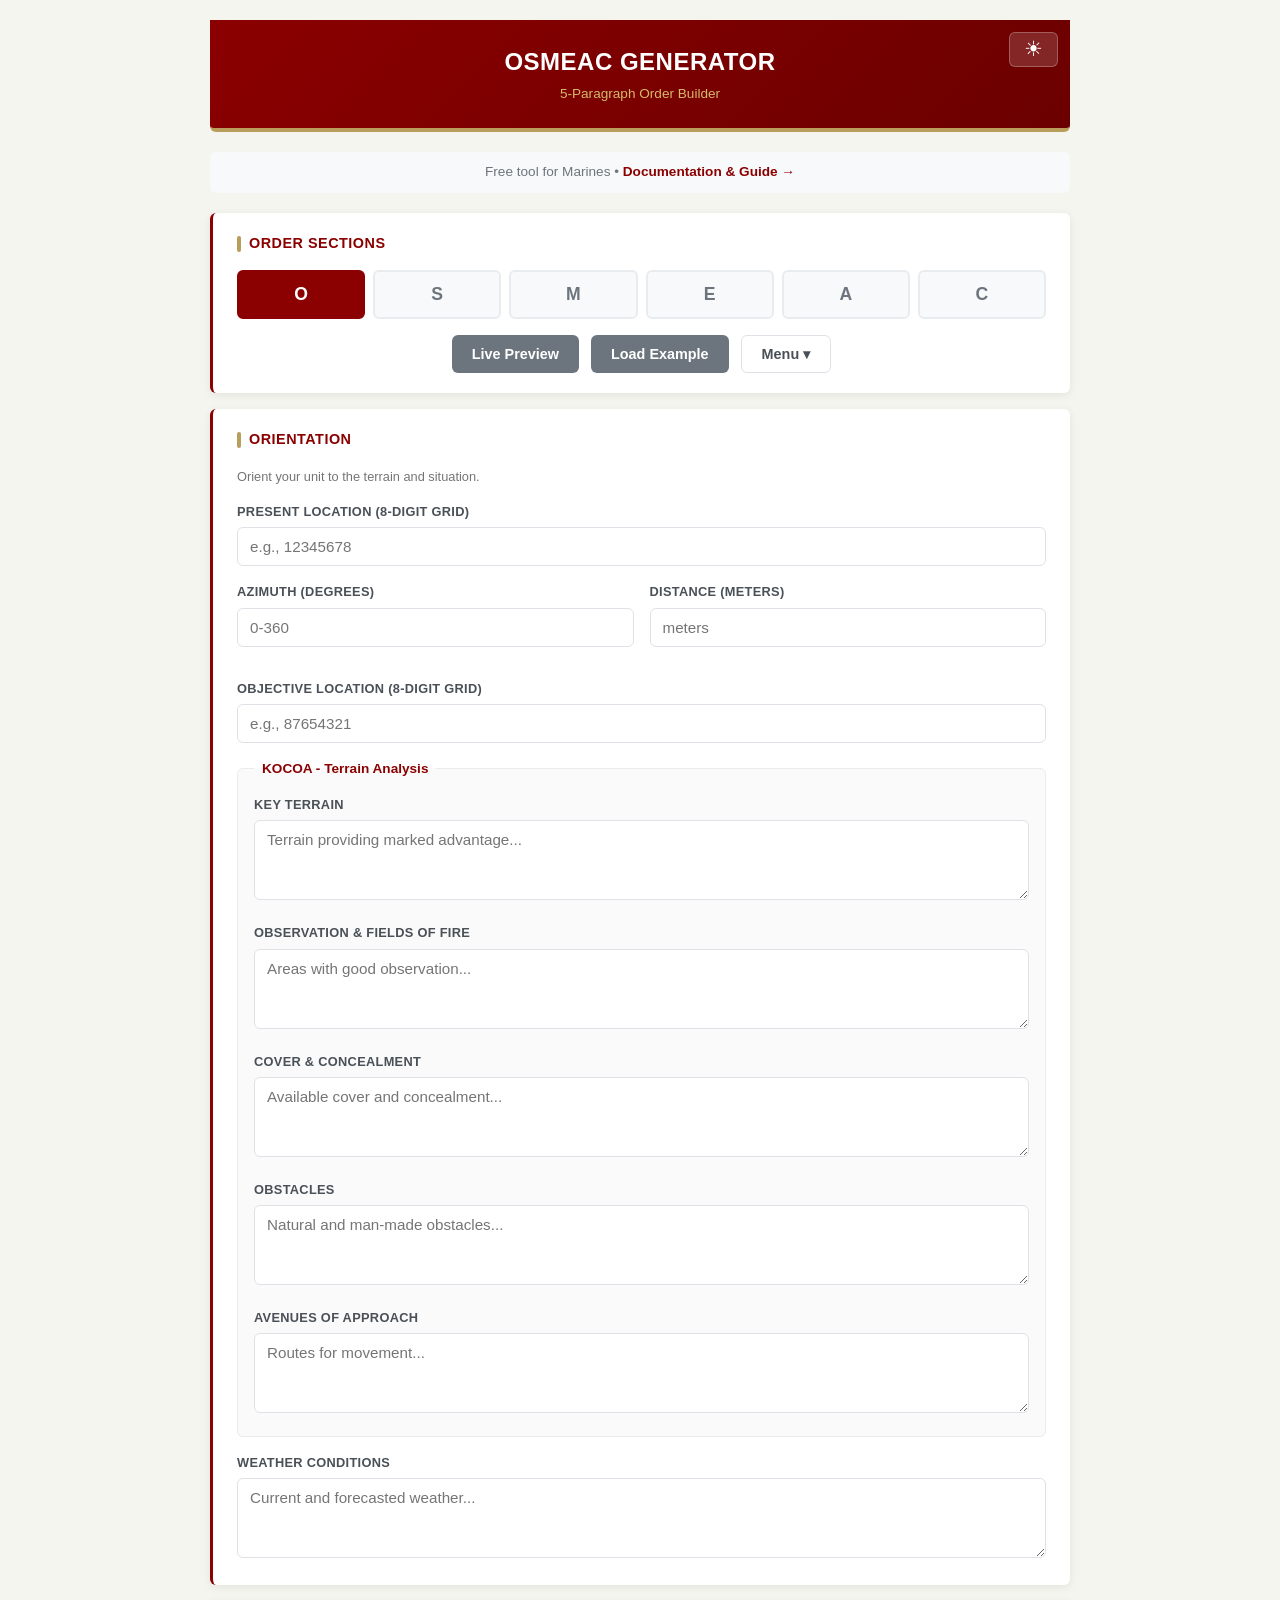
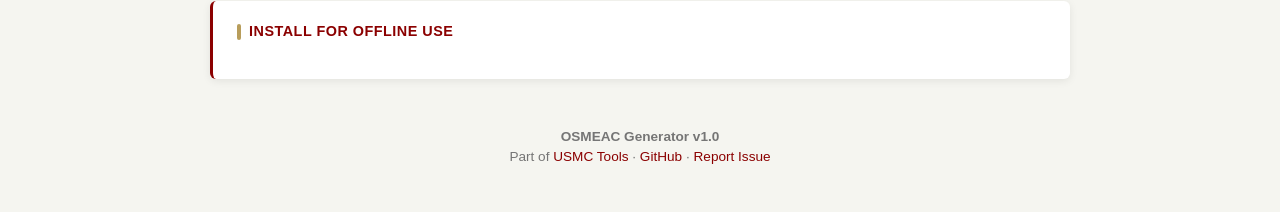
<file: tools/osmeac-generator/index.html>
<!DOCTYPE html>
<html lang="en" data-theme="light">
<head>
  <meta charset="UTF-8">
  <meta name="viewport" content="width=device-width, initial-scale=1.0">
  <title>OSMEAC Generator | 5-Paragraph Order Builder | USMC Tools</title>

  <!-- SEO Meta Tags -->
  <meta name="description" content="Free online OSMEAC 5-Paragraph Order Generator for USMC tactical leaders. Build squad attack orders with proper military formatting. Offline-capable PWA with tactical night mode.">
  <meta name="keywords" content="OSMEAC, 5 paragraph order, USMC, Marine Corps, squad attack order, tactical order, combat order, military planning, fire team, SMEAC, patrol order, operations order, OPORD, warning order, fragmentary order">
  <meta name="author" content="USMC Tools">
  <meta name="robots" content="index, follow">

  <!-- Open Graph -->
  <meta property="og:type" content="website">
  <meta property="og:title" content="OSMEAC Generator | 5-Paragraph Order Builder">
  <meta property="og:description" content="Free tool for building 5-paragraph orders with proper USMC formatting.">

  <!-- PWA -->
  <link rel="manifest" href="manifest.json">
  <meta name="theme-color" content="#8B0000">
  <link rel="apple-touch-icon" href="assets/icon-192.png">
  <meta name="apple-mobile-web-app-capable" content="yes">
  <meta name="apple-mobile-web-app-title" content="OSMEAC">

  <!-- Styles -->
  <link rel="stylesheet" href="css/styles.css">
</head>
<body>
  <a href="#main" class="skip-link">Skip to main content</a>

  <!-- Live Preview Pane (Sliding) -->
  <div id="livePreviewPane" class="live-preview-pane">
    <div class="preview-header">
      <span>Live Preview</span>
      <button type="button" id="previewClose" class="preview-close" aria-label="Close preview">&times;</button>
    </div>
    <div id="previewLoading" class="preview-loading">
      <div class="spinner"></div>
      <span>Generating preview...</span>
    </div>
    <div id="previewContent" class="preview-content">
      <div id="order-document" class="order-document"></div>
    </div>
  </div>

  <div class="container" id="mainContainer">
    <!-- Header -->
    <header>
      <div class="header-actions">
        <button type="button" id="theme-toggle" class="theme-toggle-btn" aria-label="Toggle theme" title="Toggle theme (Light/Dark/Night)">
          <span class="theme-icon" aria-hidden="true">&#9788;</span>
        </button>
      </div>
      <h1>OSMEAC GENERATOR</h1>
      <p class="subtitle">5-Paragraph Order Builder</p>
    </header>

    <!-- Tagline Bar -->
    <div class="tagline-bar no-print">
      Free tool for Marines &bull; <a href="https://github.com/jeranaias/osmeac-generator#readme" target="_blank">Documentation &amp; Guide &rarr;</a>
    </div>

    <main id="main">
      <!-- Navigation & Quick Actions -->
      <div class="form-section">
        <h2 class="section-title">Order Sections</h2>
        <div class="section-tabs">
          <button class="section-tab active" data-section="orientation">O</button>
          <button class="section-tab" data-section="situation">S</button>
          <button class="section-tab" data-section="mission">M</button>
          <button class="section-tab" data-section="execution">E</button>
          <button class="section-tab" data-section="admin">A</button>
          <button class="section-tab" data-section="command">C</button>
        </div>
        <div class="quick-toolbar">
          <button type="button" id="previewToggle" class="btn btn--preview" aria-pressed="false">Live Preview</button>
          <button type="button" id="load-example-btn" class="btn btn-secondary">Load Example</button>
          <button type="button" id="menu-toggle" class="btn btn-outline">Menu &#9662;</button>
        </div>
        <div id="menu-dropdown" class="menu-dropdown hidden">
          <button id="new-order-btn" class="menu-item">New Order</button>
          <button id="load-order-btn" class="menu-item">Load Saved Order</button>
          <button id="save-order-btn" class="menu-item">Save Order</button>
          <hr class="menu-divider">
          <button id="share-qr-btn" class="menu-item">Share via QR Code</button>
          <button id="copy-order-btn" class="menu-item">Copy to Clipboard</button>
          <button id="export-btn" class="menu-item">Export to Text File</button>
          <button id="print-btn" class="menu-item">Print Order</button>
        </div>
      </div>

      <!-- ORIENTATION Section -->
      <div id="form-orientation" class="section-form active">
        <div class="form-section">
          <h2 class="section-title">Orientation</h2>
          <p class="help-text" style="margin-bottom: 16px;">Orient your unit to the terrain and situation.</p>

          <div class="form-group">
            <label class="label" for="present-location">Present Location (8-digit grid)</label>
            <input type="text" id="present-location" class="input" placeholder="e.g., 12345678" maxlength="8">
          </div>

          <div class="form-row">
            <div class="form-group">
              <label class="label" for="direction-azimuth">Azimuth (degrees)</label>
              <input type="number" id="direction-azimuth" class="input" placeholder="0-360" min="0" max="360">
            </div>
            <div class="form-group">
              <label class="label" for="direction-distance">Distance (meters)</label>
              <input type="number" id="direction-distance" class="input" placeholder="meters" min="0">
            </div>
          </div>

          <div class="form-group">
            <label class="label" for="objective-location">Objective Location (8-digit grid)</label>
            <input type="text" id="objective-location" class="input" placeholder="e.g., 87654321" maxlength="8">
          </div>

          <fieldset class="fieldset">
            <legend class="legend">KOCOA - Terrain Analysis</legend>

            <div class="form-group">
              <label class="label" for="kocoa-key-terrain">Key Terrain</label>
              <textarea id="kocoa-key-terrain" class="input textarea" rows="2" placeholder="Terrain providing marked advantage..."></textarea>
            </div>

            <div class="form-group">
              <label class="label" for="kocoa-observation">Observation & Fields of Fire</label>
              <textarea id="kocoa-observation" class="input textarea" rows="2" placeholder="Areas with good observation..."></textarea>
            </div>

            <div class="form-group">
              <label class="label" for="kocoa-cover">Cover & Concealment</label>
              <textarea id="kocoa-cover" class="input textarea" rows="2" placeholder="Available cover and concealment..."></textarea>
            </div>

            <div class="form-group">
              <label class="label" for="kocoa-obstacles">Obstacles</label>
              <textarea id="kocoa-obstacles" class="input textarea" rows="2" placeholder="Natural and man-made obstacles..."></textarea>
            </div>

            <div class="form-group">
              <label class="label" for="kocoa-avenues">Avenues of Approach</label>
              <textarea id="kocoa-avenues" class="input textarea" rows="2" placeholder="Routes for movement..."></textarea>
            </div>
          </fieldset>

          <div class="form-group">
            <label class="label" for="weather">Weather Conditions</label>
            <textarea id="weather" class="input textarea" rows="2" placeholder="Current and forecasted weather..."></textarea>
          </div>
        </div>
      </div>

      <!-- SITUATION Section -->
      <div id="form-situation" class="section-form">
        <div class="form-section">
          <h2 class="section-title">Situation</h2>
          <p class="help-text" style="margin-bottom: 16px;">Describe enemy and friendly forces.</p>

          <fieldset class="fieldset">
            <legend class="legend">SALUTE - Enemy Forces</legend>

            <div class="form-row">
              <div class="form-group">
                <label class="label" for="salute-size">Size</label>
                <input type="text" id="salute-size" class="input" placeholder="e.g., Squad, 8-10 pax">
              </div>
              <div class="form-group">
                <label class="label" for="salute-activity">Activity</label>
                <input type="text" id="salute-activity" class="input" placeholder="e.g., Patrolling">
              </div>
            </div>

            <div class="form-group">
              <label class="label" for="salute-location">Location</label>
              <input type="text" id="salute-location" class="input" placeholder="8-digit grid or description">
            </div>

            <div class="form-row">
              <div class="form-group">
                <label class="label" for="salute-unit">Unit/Uniform</label>
                <input type="text" id="salute-unit" class="input" placeholder="e.g., Woodland camo">
              </div>
              <div class="form-group">
                <label class="label" for="salute-time">Time Observed</label>
                <input type="text" id="salute-time" class="input" placeholder="e.g., 0630L">
              </div>
            </div>

            <div class="form-group">
              <label class="label" for="salute-equipment">Equipment</label>
              <input type="text" id="salute-equipment" class="input" placeholder="e.g., Small arms, 1x technical">
            </div>
          </fieldset>

          <fieldset class="fieldset">
            <legend class="legend">DRAW-D - Enemy Capabilities</legend>

            <div class="form-group">
              <label class="label" for="drawd-defend">Defend</label>
              <textarea id="drawd-defend" class="input textarea" rows="2" placeholder="Enemy's defensive capability..."></textarea>
            </div>

            <div class="form-group">
              <label class="label" for="drawd-reinforce">Reinforce</label>
              <textarea id="drawd-reinforce" class="input textarea" rows="2" placeholder="Enemy's reinforcement capability..."></textarea>
            </div>

            <div class="form-group">
              <label class="label" for="drawd-attack">Attack</label>
              <textarea id="drawd-attack" class="input textarea" rows="2" placeholder="Enemy's offensive capability..."></textarea>
            </div>

            <div class="form-group">
              <label class="label" for="drawd-withdraw">Withdraw</label>
              <textarea id="drawd-withdraw" class="input textarea" rows="2" placeholder="Enemy's withdrawal capability..."></textarea>
            </div>

            <div class="form-group">
              <label class="label" for="drawd-delay">Delay</label>
              <textarea id="drawd-delay" class="input textarea" rows="2" placeholder="Enemy's delaying capability..."></textarea>
            </div>
          </fieldset>

          <div class="form-group">
            <label class="label" for="emlcoa">EMLCOA (Most Likely COA)</label>
            <textarea id="emlcoa" class="input textarea" rows="2" placeholder="What the enemy is most likely to do..."></textarea>
          </div>

          <div class="form-group">
            <label class="label" for="emdcoa">EMDCOA (Most Dangerous COA)</label>
            <textarea id="emdcoa" class="input textarea" rows="2" placeholder="Most dangerous enemy action..."></textarea>
          </div>

          <fieldset class="fieldset">
            <legend class="legend">Friendly Forces</legend>

            <div class="form-group">
              <label class="label" for="higher-mission">Higher's Mission</label>
              <textarea id="higher-mission" class="input textarea" rows="2" placeholder="Higher HQ mission..."></textarea>
            </div>

            <div class="form-group">
              <label class="label" for="higher-intent">Higher's Intent</label>
              <textarea id="higher-intent" class="input textarea" rows="2" placeholder="Commander's intent from higher..."></textarea>
            </div>

            <div class="form-row">
              <div class="form-group">
                <label class="label" for="adjacent-north">Adjacent - North</label>
                <input type="text" id="adjacent-north" class="input" placeholder="Unit & mission">
              </div>
              <div class="form-group">
                <label class="label" for="adjacent-south">Adjacent - South</label>
                <input type="text" id="adjacent-south" class="input" placeholder="Unit & mission">
              </div>
            </div>

            <div class="form-row">
              <div class="form-group">
                <label class="label" for="adjacent-east">Adjacent - East</label>
                <input type="text" id="adjacent-east" class="input" placeholder="Unit & mission">
              </div>
              <div class="form-group">
                <label class="label" for="adjacent-west">Adjacent - West</label>
                <input type="text" id="adjacent-west" class="input" placeholder="Unit & mission">
              </div>
            </div>

            <div class="form-group">
              <label class="label" for="supporting-units">Supporting Units</label>
              <textarea id="supporting-units" class="input textarea" rows="2" placeholder="Units providing support..."></textarea>
            </div>
          </fieldset>

          <div class="form-group">
            <label class="label" for="attachments">Attachments/Detachments</label>
            <textarea id="attachments" class="input textarea" rows="2" placeholder="Units attached or detached..."></textarea>
          </div>
        </div>
      </div>

      <!-- MISSION Section -->
      <div id="form-mission" class="section-form">
        <div class="form-section">
          <h2 class="section-title">Mission</h2>
          <p class="help-text" style="margin-bottom: 16px;">Build your mission statement using the 5 W's.</p>

          <div class="form-group">
            <label class="label" for="mission-who">WHO (Unit)</label>
            <input type="text" id="mission-who" class="input" placeholder="e.g., 1st Squad">
          </div>

          <div class="form-group">
            <label class="label" for="mission-what">WHAT (Tactical Task)</label>
            <select id="mission-what" class="input select">
              <option value="">Select a tactical task...</option>
              <optgroup label="Offensive Tasks">
                <option value="attacks to seize">attacks to seize</option>
                <option value="attacks to destroy">attacks to destroy</option>
                <option value="attacks to neutralize">attacks to neutralize</option>
                <option value="attacks to secure">attacks to secure</option>
                <option value="attacks to clear">attacks to clear</option>
                <option value="conducts a raid on">conducts a raid on</option>
                <option value="conducts an ambush at">conducts an ambush at</option>
                <option value="infiltrates to">infiltrates to</option>
                <option value="breaches">breaches</option>
                <option value="bypasses">bypasses</option>
                <option value="envelops">envelops</option>
                <option value="penetrates">penetrates</option>
              </optgroup>
              <optgroup label="Defensive Tasks">
                <option value="defends">defends</option>
                <option value="delays">delays</option>
                <option value="withdraws to">withdraws to</option>
                <option value="blocks">blocks</option>
                <option value="contains">contains</option>
                <option value="disrupts">disrupts</option>
              </optgroup>
              <optgroup label="Security Tasks">
                <option value="screens">screens</option>
                <option value="guards">guards</option>
                <option value="covers">covers</option>
                <option value="conducts area security of">conducts area security of</option>
              </optgroup>
              <optgroup label="Other Tasks">
                <option value="reconnoiters">reconnoiters</option>
                <option value="occupies">occupies</option>
                <option value="secures">secures</option>
                <option value="seizes">seizes</option>
                <option value="holds">holds</option>
                <option value="supports by fire">supports by fire</option>
                <option value="provides overwatch of">provides overwatch of</option>
                <option value="establishes a blocking position at">establishes a blocking position at</option>
              </optgroup>
            </select>
          </div>

          <div class="form-group">
            <label class="label" for="mission-what-custom">Or Custom Task</label>
            <input type="text" id="mission-what-custom" class="input" placeholder="Enter custom tactical task...">
          </div>

          <div class="form-group">
            <label class="label" for="mission-where">WHERE (Location)</label>
            <input type="text" id="mission-where" class="input" placeholder="e.g., Building 4 at grid 12345678">
          </div>

          <div class="form-group">
            <label class="label" for="mission-when">WHEN (Time)</label>
            <input type="text" id="mission-when" class="input" placeholder="e.g., NLT 0600">
          </div>

          <div class="form-group">
            <label class="label" for="mission-why">WHY (Purpose)</label>
            <textarea id="mission-why" class="input textarea" rows="3" placeholder="e.g., establish a support-by-fire position for the platoon's main assault"></textarea>
            <p class="help-text">"IOT" (In Order To) will be added automatically</p>
          </div>

          <div class="mission-preview-box">
            <h3>Generated Mission Statement:</h3>
            <p id="mission-statement-inline" class="mission-statement-text">
              Complete the fields above to generate your mission statement.
            </p>
          </div>
        </div>
      </div>

      <!-- EXECUTION Section -->
      <div id="form-execution" class="section-form">
        <div class="form-section">
          <h2 class="section-title">Execution</h2>
          <p class="help-text" style="margin-bottom: 16px;">Detail how you will accomplish the mission.</p>

          <fieldset class="fieldset">
            <legend class="legend">Commander's Intent</legend>

            <div class="form-group">
              <label class="label" for="intent-purpose">Purpose</label>
              <textarea id="intent-purpose" class="input textarea" rows="2" placeholder="The 'why' behind this mission..."></textarea>
            </div>

            <div class="form-group">
              <label class="label" for="intent-method">Method</label>
              <textarea id="intent-method" class="input textarea" rows="2" placeholder="General approach..."></textarea>
            </div>

            <div class="form-group">
              <label class="label" for="intent-endstate-friendly">End State - Friendly</label>
              <textarea id="intent-endstate-friendly" class="input textarea" rows="2" placeholder="Desired state of friendly forces..."></textarea>
            </div>

            <div class="form-group">
              <label class="label" for="intent-endstate-enemy">End State - Enemy</label>
              <textarea id="intent-endstate-enemy" class="input textarea" rows="2" placeholder="Desired state of enemy forces..."></textarea>
            </div>

            <div class="form-group">
              <label class="label" for="intent-endstate-terrain">End State - Terrain</label>
              <textarea id="intent-endstate-terrain" class="input textarea" rows="2" placeholder="Desired state of terrain..."></textarea>
            </div>
          </fieldset>

          <fieldset class="fieldset">
            <legend class="legend">Concept of Operations</legend>

            <div class="form-group">
              <label class="label" for="scheme-maneuver">Scheme of Maneuver</label>
              <textarea id="scheme-maneuver" class="input textarea" rows="3" placeholder="How you will maneuver..."></textarea>
            </div>

            <div class="form-group">
              <label class="label" for="fire-support">Fire Support Plan</label>
              <textarea id="fire-support" class="input textarea" rows="2" placeholder="Supporting fires..."></textarea>
            </div>
          </fieldset>

          <fieldset class="fieldset">
            <legend class="legend">Tasks to Subordinate Units</legend>

            <div class="form-group">
              <label class="label" for="task-team1">1st Fire Team</label>
              <textarea id="task-team1" class="input textarea" rows="2" placeholder="WHO does WHAT, WHERE, WHEN, WHY"></textarea>
            </div>

            <div class="form-group">
              <label class="label" for="task-team2">2nd Fire Team</label>
              <textarea id="task-team2" class="input textarea" rows="2" placeholder="WHO does WHAT, WHERE, WHEN, WHY"></textarea>
            </div>

            <div class="form-group">
              <label class="label" for="task-team3">3rd Fire Team</label>
              <textarea id="task-team3" class="input textarea" rows="2" placeholder="WHO does WHAT, WHERE, WHEN, WHY"></textarea>
            </div>

            <div class="form-group">
              <label class="label" for="task-attachments">Attachments</label>
              <textarea id="task-attachments" class="input textarea" rows="2" placeholder="Tasks for attached units..."></textarea>
            </div>
          </fieldset>

          <fieldset class="fieldset">
            <legend class="legend">Coordinating Instructions</legend>

            <div class="form-group">
              <label class="label" for="coord-timeline">Timeline</label>
              <textarea id="coord-timeline" class="input textarea" rows="2" placeholder="Key times and phases..."></textarea>
            </div>

            <div class="form-group">
              <label class="label" for="coord-priority-fires">Priority of Fires</label>
              <input type="text" id="coord-priority-fires" class="input" placeholder="e.g., 1st Team, 2nd Team, 3rd Team">
            </div>

            <div class="form-group">
              <label class="label" for="coord-roe">Rules of Engagement</label>
              <textarea id="coord-roe" class="input textarea" rows="2" placeholder="Applicable ROE..."></textarea>
            </div>

            <div class="form-group">
              <label class="label" for="coord-mopp">MOPP Level</label>
              <select id="coord-mopp" class="input select">
                <option value="">Select MOPP Level...</option>
                <option value="MOPP 0">MOPP 0</option>
                <option value="MOPP 1">MOPP 1</option>
                <option value="MOPP 2">MOPP 2</option>
                <option value="MOPP 3">MOPP 3</option>
                <option value="MOPP 4">MOPP 4</option>
              </select>
            </div>

            <div class="form-group">
              <label class="label" for="coord-contact">Actions on Contact</label>
              <textarea id="coord-contact" class="input textarea" rows="2" placeholder="What to do if contact occurs..."></textarea>
            </div>

            <div class="form-group">
              <label class="label" for="coord-objective">Actions at Objective</label>
              <textarea id="coord-objective" class="input textarea" rows="2" placeholder="What to do at the objective..."></textarea>
            </div>

            <div class="form-group">
              <label class="label" for="coord-consolidation">Consolidation/Reorganization</label>
              <textarea id="coord-consolidation" class="input textarea" rows="2" placeholder="Post-action plan..."></textarea>
            </div>

            <div class="form-row">
              <div class="form-group">
                <label class="label" for="coord-formation">Movement Formation</label>
                <input type="text" id="coord-formation" class="input" placeholder="e.g., Wedge">
              </div>
              <div class="form-group">
                <label class="label" for="coord-technique">Movement Technique</label>
                <select id="coord-technique" class="input select">
                  <option value="">Select...</option>
                  <option value="Traveling">Traveling</option>
                  <option value="Traveling Overwatch">Traveling Overwatch</option>
                  <option value="Bounding Overwatch">Bounding Overwatch</option>
                </select>
              </div>
            </div>

            <div class="form-group">
              <label class="label" for="coord-departure">Departure/Reentry of Lines</label>
              <textarea id="coord-departure" class="input textarea" rows="2" placeholder="Procedures for friendly lines..."></textarea>
            </div>
          </fieldset>
        </div>
      </div>

      <!-- ADMIN & LOGISTICS Section -->
      <div id="form-admin" class="section-form">
        <div class="form-section">
          <h2 class="section-title">Admin & Logistics</h2>
          <p class="help-text" style="margin-bottom: 16px;">Cover administrative and logistical matters.</p>

          <fieldset class="fieldset">
            <legend class="legend">Administration</legend>

            <div class="form-group">
              <label class="label" for="admin-epw">EPW Handling</label>
              <textarea id="admin-epw" class="input textarea" rows="2" placeholder="Prisoner handling procedures..."></textarea>
            </div>

            <div class="form-group">
              <label class="label" for="admin-captured">Captured Material</label>
              <textarea id="admin-captured" class="input textarea" rows="2" placeholder="Handling captured equipment..."></textarea>
            </div>
          </fieldset>

          <fieldset class="fieldset">
            <legend class="legend">Logistics</legend>

            <div class="form-group">
              <label class="label" for="log-ammo">Ammunition</label>
              <textarea id="log-ammo" class="input textarea" rows="2" placeholder="Combat load, resupply..."></textarea>
            </div>

            <div class="form-row">
              <div class="form-group">
                <label class="label" for="log-rations">Rations</label>
                <textarea id="log-rations" class="input textarea" rows="2" placeholder="Meal plan..."></textarea>
              </div>
              <div class="form-group">
                <label class="label" for="log-water">Water</label>
                <textarea id="log-water" class="input textarea" rows="2" placeholder="Water source..."></textarea>
              </div>
            </div>

            <div class="form-group">
              <label class="label" for="log-equipment">Special Equipment</label>
              <textarea id="log-equipment" class="input textarea" rows="2" placeholder="Additional gear..."></textarea>
            </div>

            <div class="form-group">
              <label class="label" for="log-resupply">Resupply Point (Grid)</label>
              <input type="text" id="log-resupply" class="input" placeholder="8-digit grid">
            </div>
          </fieldset>

          <fieldset class="fieldset">
            <legend class="legend">CASEVAC</legend>

            <div class="form-group">
              <label class="label" for="casevac-collection">Collection Point (Grid)</label>
              <input type="text" id="casevac-collection" class="input" placeholder="8-digit grid">
            </div>

            <div class="form-group">
              <label class="label" for="casevac-route">Route</label>
              <textarea id="casevac-route" class="input textarea" rows="2" placeholder="Route to medical..."></textarea>
            </div>

            <div class="form-group">
              <label class="label" for="casevac-medical">Medical Support</label>
              <textarea id="casevac-medical" class="input textarea" rows="2" placeholder="Available medical assets..."></textarea>
            </div>
          </fieldset>
        </div>
      </div>

      <!-- COMMAND & SIGNAL Section -->
      <div id="form-command" class="section-form">
        <div class="form-section">
          <h2 class="section-title">Command & Signal</h2>
          <p class="help-text" style="margin-bottom: 16px;">Establish command and communication procedures.</p>

          <fieldset class="fieldset">
            <legend class="legend">Command</legend>

            <div class="form-group">
              <label class="label" for="cmd-location">Location of Commander</label>
              <input type="text" id="cmd-location" class="input" placeholder="Where you will be...">
            </div>

            <div class="form-group">
              <label class="label" for="cmd-succession">Succession of Command</label>
              <textarea id="cmd-succession" class="input textarea" rows="2" placeholder="1. SL, 2. 1st TL, 3. ..."></textarea>
            </div>

            <div class="form-group">
              <label class="label" for="cmd-cp">CP Location (Grid)</label>
              <input type="text" id="cmd-cp" class="input" placeholder="8-digit grid">
            </div>
          </fieldset>

          <fieldset class="fieldset">
            <legend class="legend">Frequencies (PACE)</legend>

            <div class="form-row">
              <div class="form-group">
                <label class="label" for="freq-primary">Primary</label>
                <input type="text" id="freq-primary" class="input" placeholder="Primary freq">
              </div>
              <div class="form-group">
                <label class="label" for="freq-alternate">Alternate</label>
                <input type="text" id="freq-alternate" class="input" placeholder="Alternate freq">
              </div>
            </div>

            <div class="form-row">
              <div class="form-group">
                <label class="label" for="freq-contingency">Contingency</label>
                <input type="text" id="freq-contingency" class="input" placeholder="Contingency freq">
              </div>
              <div class="form-group">
                <label class="label" for="freq-emergency">Emergency</label>
                <input type="text" id="freq-emergency" class="input" placeholder="Emergency freq">
              </div>
            </div>
          </fieldset>

          <fieldset class="fieldset">
            <legend class="legend">Call Signs</legend>

            <div class="form-row">
              <div class="form-group">
                <label class="label" for="callsign-higher">Higher</label>
                <input type="text" id="callsign-higher" class="input" placeholder="Higher call sign">
              </div>
              <div class="form-group">
                <label class="label" for="callsign-this">This Unit</label>
                <input type="text" id="callsign-this" class="input" placeholder="Your call sign">
              </div>
            </div>

            <div class="form-group">
              <label class="label" for="callsign-subordinates">Subordinates</label>
              <textarea id="callsign-subordinates" class="input textarea" rows="2" placeholder="1st: Alpha, 2nd: Bravo..."></textarea>
            </div>
          </fieldset>

          <fieldset class="fieldset">
            <legend class="legend">Signals</legend>

            <div class="form-row">
              <div class="form-group">
                <label class="label" for="signal-shiftfire">Shift Fire</label>
                <input type="text" id="signal-shiftfire" class="input" placeholder="Signal">
              </div>
              <div class="form-group">
                <label class="label" for="signal-ceasefire">Cease Fire</label>
                <input type="text" id="signal-ceasefire" class="input" placeholder="Signal">
              </div>
            </div>

            <div class="form-row">
              <div class="form-group">
                <label class="label" for="signal-assault">Assault</label>
                <input type="text" id="signal-assault" class="input" placeholder="Signal">
              </div>
              <div class="form-group">
                <label class="label" for="signal-rally">Rally Point</label>
                <input type="text" id="signal-rally" class="input" placeholder="Location">
              </div>
            </div>
          </fieldset>

          <div class="form-group">
            <label class="label" for="pyrotechnics">Pyrotechnics</label>
            <textarea id="pyrotechnics" class="input textarea" rows="2" placeholder="Green star = Assault..."></textarea>
          </div>

          <div class="form-row">
            <div class="form-group">
              <label class="label" for="challenge-password">Challenge/Password</label>
              <input type="text" id="challenge-password" class="input" placeholder="e.g., Thunder/Lightning">
            </div>
            <div class="form-group">
              <label class="label" for="running-password">Running Password</label>
              <input type="text" id="running-password" class="input" placeholder="Far recognition">
            </div>
          </div>

          <div class="form-row">
            <div class="form-group">
              <label class="label" for="number-combo">Number Combination</label>
              <input type="text" id="number-combo" class="input" placeholder="e.g., Equals 7">
            </div>
            <div class="form-group">
              <label class="label" for="time-hack">Time Hack</label>
              <input type="text" id="time-hack" class="input" placeholder="e.g., 0545">
            </div>
          </div>
        </div>
      </div>

      <!-- Install App / Offline Guide -->
      <details class="form-section" id="install-guide">
        <summary class="section-title" style="cursor: pointer; list-style: none;">
          Install for Offline Use
        </summary>
        <div style="margin-top: 16px;">
          <p class="help-text" style="margin-bottom: 1rem;"><strong>This tool works offline!</strong> After your first visit, you can use it without internet.</p>

          <button type="button" id="pwa-install-btn" class="btn btn-primary btn-sm" style="display: none; margin-bottom: 1rem;" onclick="App.installPWA()">
            Install App
          </button>

          <p class="help-text" style="margin-bottom: 0.5rem;"><strong>Desktop (Chrome/Edge):</strong></p>
          <p class="help-text" style="margin-bottom: 1rem;">Click the install icon in the address bar, or use the "Install App" button above when available.</p>

          <p class="help-text" style="margin-bottom: 0.5rem;"><strong>iPhone/iPad:</strong></p>
          <p class="help-text" style="margin-bottom: 1rem;">Tap Share → "Add to Home Screen"</p>

          <p class="help-text" style="margin-bottom: 0.5rem;"><strong>Android:</strong></p>
          <p class="help-text" style="margin-bottom: 1rem;">Tap the menu (3 dots) → "Add to Home Screen" or "Install App"</p>

          <p class="help-text" style="margin-top: 1rem; opacity: 0.8;"><em>Once installed, the app icon appears on your home screen and works without internet.</em></p>
        </div>
      </details>

    </main>

    <footer>
      <p><strong>OSMEAC Generator v1.0</strong></p>
      <p>Part of <a href="https://jeranaias.github.io/usmc-tools/">USMC Tools</a> · <a href="https://github.com/jeranaias/osmeac-generator">GitHub</a> · <a href="https://github.com/jeranaias/osmeac-generator/issues">Report Issue</a></p>
    </footer>
  </div>

  <!-- Save Order Modal -->
  <div id="save-modal" class="modal-overlay">
    <div class="modal">
      <div class="modal__header">
        <h3 class="modal__title">Save Order</h3>
      </div>
      <div class="modal__body">
        <div class="form-group">
          <label class="label" for="save-order-name">Order Name</label>
          <input type="text" id="save-order-name" class="input" placeholder="e.g., Squad Attack OBJ Alpha">
        </div>
      </div>
      <div class="modal__footer">
        <button id="save-modal-cancel" class="btn btn-outline">Cancel</button>
        <button id="save-modal-confirm" class="btn btn-primary">Save</button>
      </div>
    </div>
  </div>

  <!-- Load Order Modal -->
  <div id="load-modal" class="modal-overlay">
    <div class="modal">
      <div class="modal__header">
        <h3 class="modal__title">Load Order</h3>
      </div>
      <div class="modal__body">
        <div id="saved-orders-list" class="saved-orders-list">
          <p class="text-secondary text-sm">No saved orders found.</p>
        </div>
      </div>
      <div class="modal__footer">
        <button id="load-modal-cancel" class="btn btn-outline">Cancel</button>
      </div>
    </div>
  </div>

  <!-- QR Share Modal -->
  <div id="qr-share-modal" class="modal-overlay">
    <div class="modal qr-modal">
      <div class="modal__header">
        <h3 class="modal__title">Share Order via QR Code</h3>
        <button type="button" id="qr-modal-close" class="modal__close" aria-label="Close">&times;</button>
      </div>
      <div class="modal__body qr-modal__body">
        <p class="qr-instructions">Have the recipient scan this QR code with their phone camera. The order will open directly in their browser.</p>
        <div id="qr-code-container" class="qr-code-container">
          <div class="qr-placeholder">Generating QR Code...</div>
        </div>
        <p id="qr-error" class="qr-error" style="display: none;"></p>
        <p id="qr-data-size" class="qr-data-size" style="display: none;"></p>
        <div class="qr-requirements">
          <strong>For offline use:</strong> Both sender and recipient must have visited this site at least once before going offline. The app caches automatically on first visit.
        </div>
        <p class="qr-note">Once cached, works completely offline - no internet required.</p>
      </div>
      <div class="modal__footer">
        <button id="qr-copy-url" class="btn btn-outline">Copy Share URL</button>
        <button id="qr-modal-done" class="btn btn-primary">Done</button>
      </div>
    </div>
  </div>

  <!-- Toast -->
  <div id="toast" class="toast" role="alert">
    <span id="toastMessage"></span>
  </div>

  <!-- Scripts -->
  <script src="js/lib/lz-string.min.js"></script>
  <script src="js/lib/qrcode.min.js"></script>
  <script src="js/storage.js"></script>
  <script src="js/theme.js"></script>
  <script src="js/qr-share.js"></script>
  <script src="js/tactical-tasks.js"></script>
  <script src="js/sections/orientation.js"></script>
  <script src="js/sections/situation.js"></script>
  <script src="js/sections/mission.js"></script>
  <script src="js/sections/execution.js"></script>
  <script src="js/sections/admin-logistics.js"></script>
  <script src="js/sections/command-signal.js"></script>
  <script src="js/export.js"></script>
  <script src="js/example-data.js"></script>
  <script src="js/app.js"></script>

  <!-- Service Worker Registration -->
  <script>
    if ('serviceWorker' in navigator) {
      navigator.serviceWorker.register('service-worker.js')
        .then(reg => console.log('Service Worker registered'))
        .catch(err => console.log('Service Worker registration failed:', err));
    }
  </script>
</body>
</html>
</file>
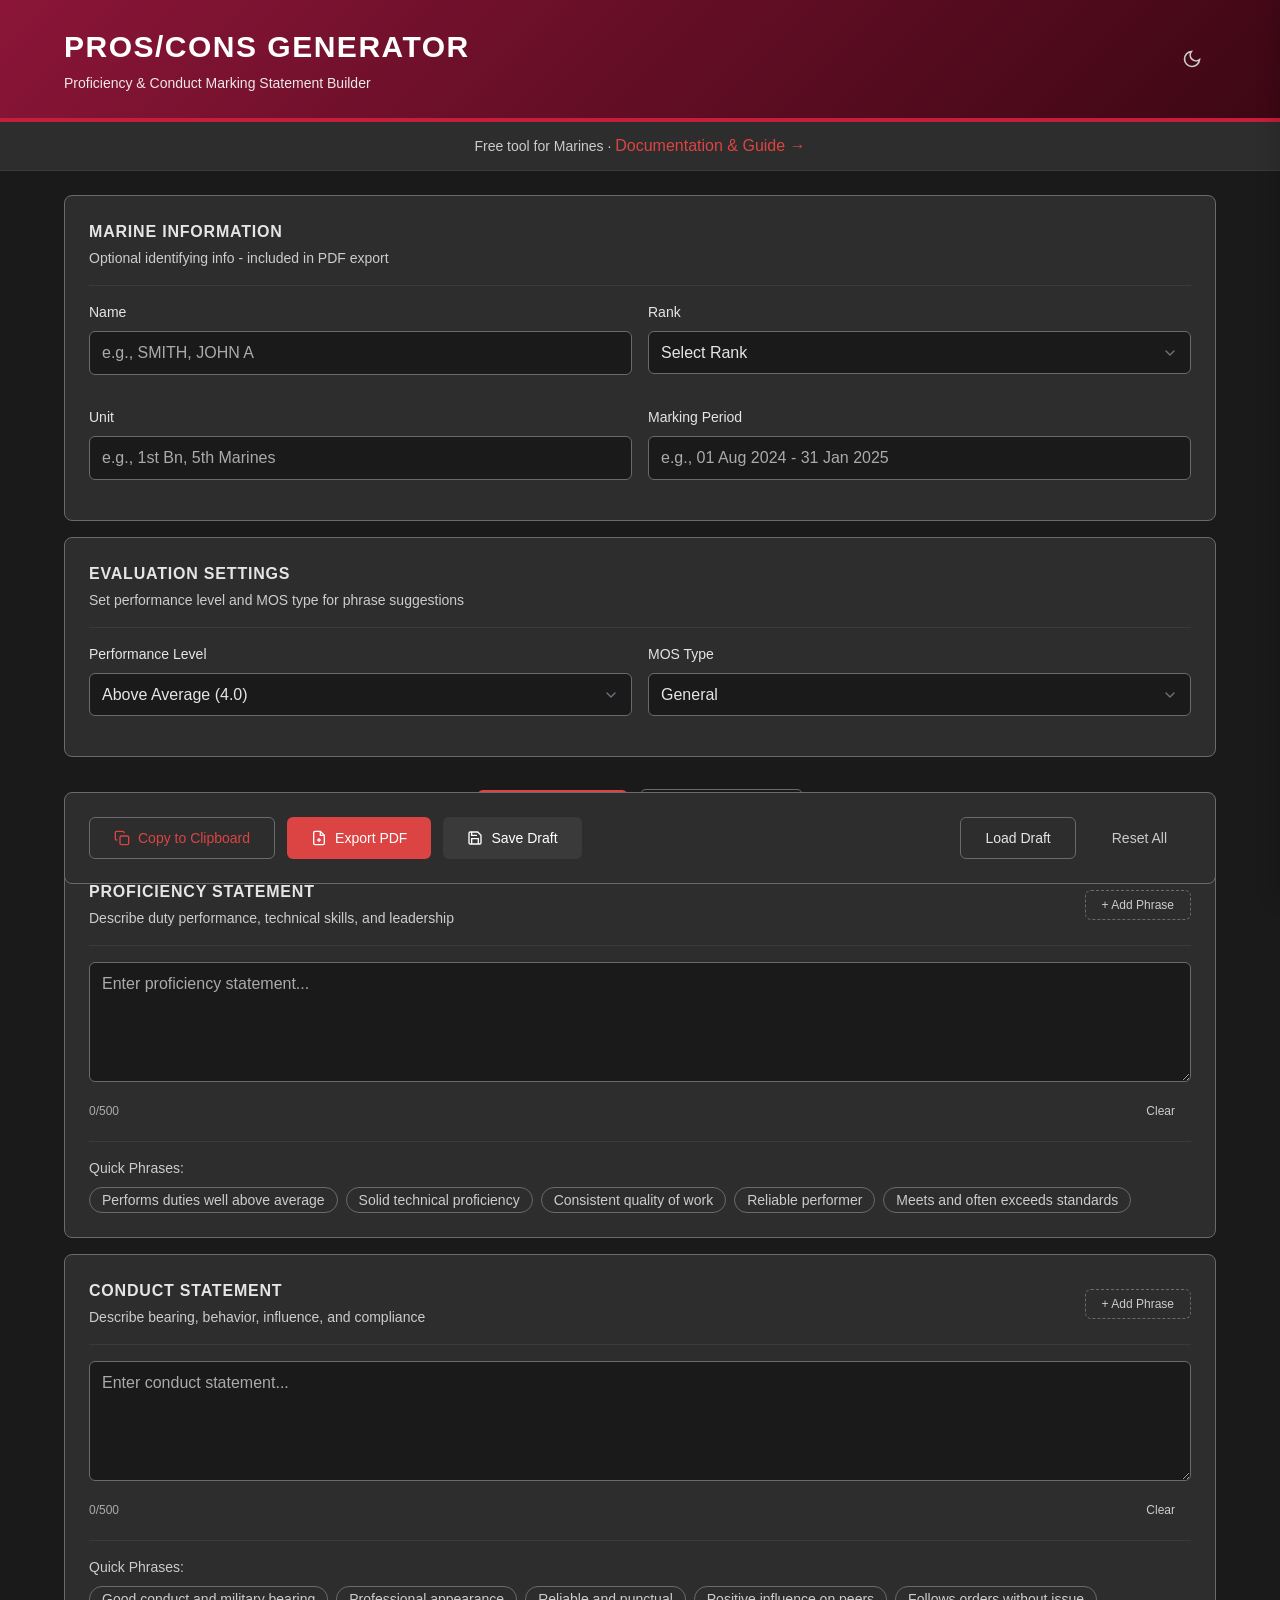
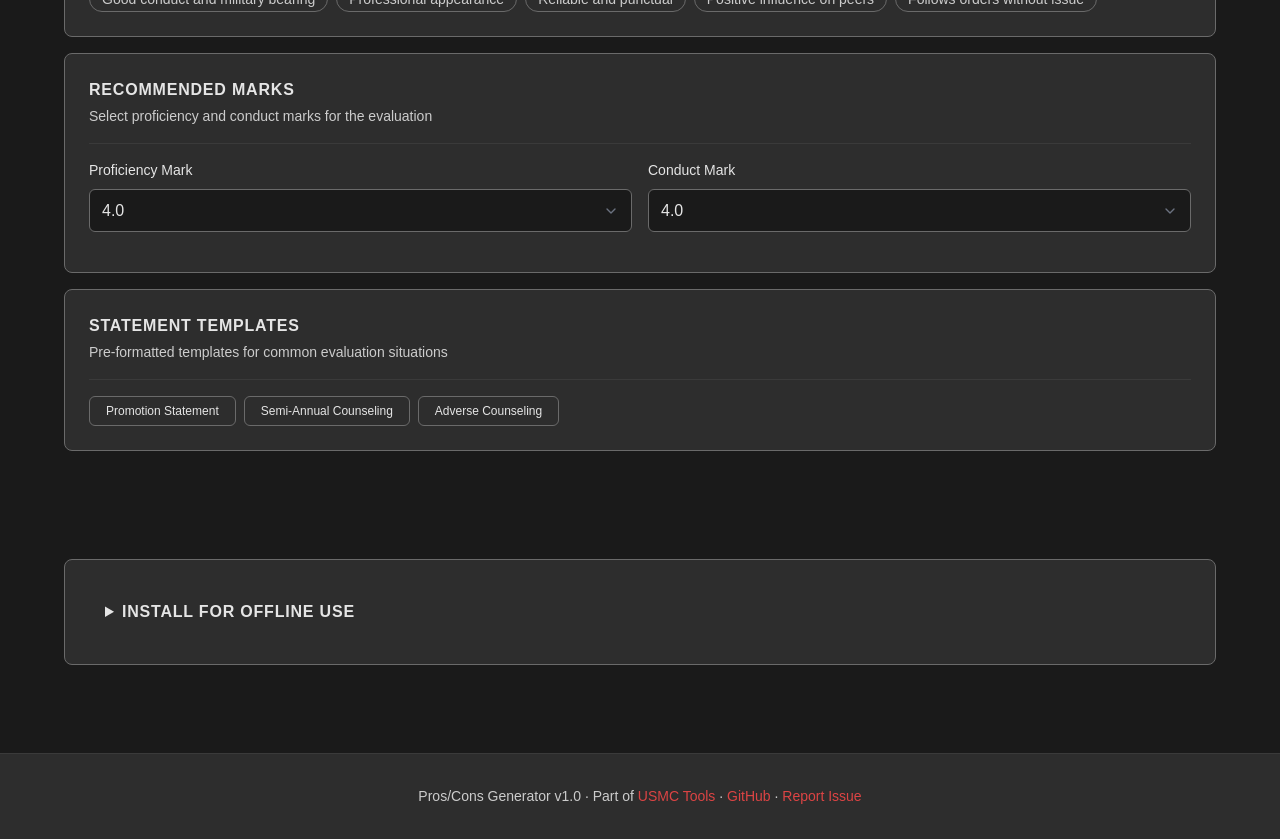
<file: tools/pros-cons-generator/index.html>
<!DOCTYPE html>
<html lang="en" data-theme="dark">
<head>
  <meta charset="UTF-8">
  <meta name="viewport" content="width=device-width, initial-scale=1.0">
  <meta name="description" content="Generate proficiency and conduct marking statements with keyword banks, customizable templates, and proper formatting for USMC counselings.">
  <title>Pros/Cons Generator - USMC Tools</title>

  <!-- PWA -->
  <link rel="manifest" href="manifest.json">
  <meta name="theme-color" content="#8B0000">
  <link rel="apple-touch-icon" href="assets/icon-192.png">

  <!-- Styles -->
  <link rel="stylesheet" href="css/styles.css">

  <!-- jsPDF for PDF generation (local copy for offline support) -->
  <script src="lib/jspdf.umd.min.js"></script>
</head>
<body>
  <!-- Skip Link - Accessibility -->
  <a href="#main" class="skip-link">Skip to main content</a>

  <!-- Header -->
  <header class="header no-print">
    <div class="container">
      <div class="header__content">
        <div>
          <h1 class="header__title">Pros/Cons Generator</h1>
          <p class="header__subtitle">Proficiency & Conduct Marking Statement Builder</p>
        </div>
        <button id="themeToggle" class="btn btn--ghost theme-toggle" aria-label="Toggle theme (Dark/Light/Night)" title="Toggle theme">
          <svg class="icon icon--moon" width="20" height="20" viewBox="0 0 24 24" fill="none" stroke="currentColor" stroke-width="2">
            <path d="M21 12.79A9 9 0 1 1 11.21 3 7 7 0 0 0 21 12.79z"></path>
          </svg>
          <svg class="icon icon--sun hidden" width="20" height="20" viewBox="0 0 24 24" fill="none" stroke="currentColor" stroke-width="2">
            <circle cx="12" cy="12" r="5"></circle>
            <line x1="12" y1="1" x2="12" y2="3"></line>
            <line x1="12" y1="21" x2="12" y2="23"></line>
            <line x1="4.22" y1="4.22" x2="5.64" y2="5.64"></line>
            <line x1="18.36" y1="18.36" x2="19.78" y2="19.78"></line>
            <line x1="1" y1="12" x2="3" y2="12"></line>
            <line x1="21" y1="12" x2="23" y2="12"></line>
            <line x1="4.22" y1="19.78" x2="5.64" y2="18.36"></line>
            <line x1="18.36" y1="5.64" x2="19.78" y2="4.22"></line>
          </svg>
          <svg class="icon icon--tactical hidden" width="20" height="20" viewBox="0 0 24 24" fill="none" stroke="currentColor" stroke-width="2">
            <circle cx="12" cy="12" r="10"></circle>
            <line x1="12" y1="8" x2="12" y2="16"></line>
            <line x1="8" y1="12" x2="16" y2="12"></line>
          </svg>
        </button>
      </div>
    </div>
  </header>

  <!-- Scarlet Accent Line -->
  <div class="header-accent"></div>

  <!-- Tagline -->
  <div class="tagline no-print">
    <div class="container">
      <span class="tagline__text">Free tool for Marines · </span>
      <a href="https://github.com/jeranaias/pros-cons-generator#readme" class="tagline__link">Documentation & Guide →</a>
    </div>
  </div>

  <!-- Main Content -->
  <main id="main" class="container main-content">
    <!-- Split Screen Layout -->
    <div class="split-layout">
      <!-- Left Panel - Editor -->
      <div class="editor-panel">
        <!-- Marine Info Section -->
        <div class="card card--section mb-4">
          <div class="card__header">
            <h2 class="card__title card__title--section">Marine Information</h2>
            <p class="card__subtitle">Optional identifying info - included in PDF export</p>
          </div>
          <div class="grid grid-cols-1 sm:grid-cols-2 gap-4">
            <div class="form-group">
              <label class="label" for="marineName">Name</label>
              <input type="text" class="input" id="marineName" placeholder="e.g., SMITH, JOHN A">
            </div>
            <div class="form-group">
              <label class="label" for="marineRank">Rank</label>
              <select class="input select" id="marineRank">
                <option value="">Select Rank</option>
                <option value="Pvt">Pvt</option>
                <option value="PFC">PFC</option>
                <option value="LCpl">LCpl</option>
                <option value="Cpl">Cpl</option>
                <option value="Sgt">Sgt</option>
                <option value="SSgt">SSgt</option>
                <option value="GySgt">GySgt</option>
                <option value="MSgt">MSgt</option>
                <option value="1stSgt">1stSgt</option>
                <option value="MGySgt">MGySgt</option>
                <option value="SgtMaj">SgtMaj</option>
              </select>
            </div>
            <div class="form-group">
              <label class="label" for="marineUnit">Unit</label>
              <input type="text" class="input" id="marineUnit" placeholder="e.g., 1st Bn, 5th Marines">
            </div>
            <div class="form-group">
              <label class="label" for="markingPeriod">Marking Period</label>
              <input type="text" class="input" id="markingPeriod" placeholder="e.g., 01 Aug 2024 - 31 Jan 2025">
            </div>
          </div>
        </div>

        <!-- Evaluation Settings Section -->
        <div class="card card--section mb-4">
          <div class="card__header">
            <h2 class="card__title card__title--section">Evaluation Settings</h2>
            <p class="card__subtitle">Set performance level and MOS type for phrase suggestions</p>
          </div>
          <div class="grid grid-cols-1 sm:grid-cols-2 gap-4">
            <div class="form-group">
              <label class="label" for="performanceLevel">Performance Level</label>
              <select class="input select" id="performanceLevel">
                <option value="5.0">Outstanding (5.0)</option>
                <option value="4.5">Excellent (4.5)</option>
                <option value="4.0" selected>Above Average (4.0)</option>
                <option value="3.5">Slightly Above Average (3.5)</option>
                <option value="3.0">Average (3.0)</option>
                <option value="2.5">Below Average (2.5)</option>
                <option value="2.0">Poor (2.0)</option>
                <option value="1.5">Very Poor (1.5)</option>
                <option value="1.0">Failing (1.0)</option>
              </select>
            </div>
            <div class="form-group">
              <label class="label" for="mosType">MOS Type</label>
              <select class="input select" id="mosType">
                <option value="general" selected>General</option>
                <option value="admin">Admin/Personnel</option>
                <option value="combat">Combat Arms</option>
                <option value="aviation">Aviation</option>
                <option value="logistics">Logistics</option>
                <option value="communications">Communications</option>
                <option value="intelligence">Intelligence</option>
                <option value="motor-t">Motor Transport</option>
              </select>
            </div>
          </div>
        </div>

        <!-- Action Button Group -->
        <div class="action-button-group mb-4">
          <button class="btn btn--preview" id="previewToggle">
            <svg width="16" height="16" viewBox="0 0 24 24" fill="none" stroke="currentColor" stroke-width="2">
              <path d="M1 12s4-8 11-8 11 8 11 8-4 8-11 8-11-8-11-8z"></path>
              <circle cx="12" cy="12" r="3"></circle>
            </svg>
            Live Preview
          </button>
          <button class="btn btn--secondary-outline" id="loadExample">
            <svg width="16" height="16" viewBox="0 0 24 24" fill="none" stroke="currentColor" stroke-width="2">
              <path d="M14 2H6a2 2 0 0 0-2 2v16a2 2 0 0 0 2 2h12a2 2 0 0 0 2-2V8z"></path>
              <polyline points="14 2 14 8 20 8"></polyline>
              <line x1="16" y1="13" x2="8" y2="13"></line>
              <line x1="16" y1="17" x2="8" y2="17"></line>
            </svg>
            Load Example
          </button>
        </div>

        <!-- Proficiency Section -->
        <div class="card card--section mb-4">
          <div class="card__header flex justify-between items-center">
            <div>
              <h2 class="card__title card__title--section">Proficiency Statement</h2>
              <p class="card__subtitle">Describe duty performance, technical skills, and leadership</p>
            </div>
            <button class="btn btn--dashed btn--sm" id="openProPhraseBank">+ Add Phrase</button>
          </div>
          <div class="form-group">
            <textarea
              class="input textarea"
              id="proficiencyStatement"
              rows="5"
              placeholder="Enter proficiency statement..."
              maxlength="500"
            ></textarea>
            <div class="flex justify-between items-center mt-2">
              <span class="char-counter" id="proCharCount">0/500</span>
              <button class="btn btn--ghost btn--sm" id="clearPro">Clear</button>
            </div>
          </div>
          <div class="quick-phrases" id="proQuickPhrases">
            <span class="quick-phrases__label">Quick Phrases:</span>
            <div class="quick-phrases__list" id="proQuickPhrasesList"></div>
          </div>
        </div>

        <!-- Conduct Section -->
        <div class="card card--section mb-4">
          <div class="card__header flex justify-between items-center">
            <div>
              <h2 class="card__title card__title--section">Conduct Statement</h2>
              <p class="card__subtitle">Describe bearing, behavior, influence, and compliance</p>
            </div>
            <button class="btn btn--dashed btn--sm" id="openConPhraseBank">+ Add Phrase</button>
          </div>
          <div class="form-group">
            <textarea
              class="input textarea"
              id="conductStatement"
              rows="5"
              placeholder="Enter conduct statement..."
              maxlength="500"
            ></textarea>
            <div class="flex justify-between items-center mt-2">
              <span class="char-counter" id="conCharCount">0/500</span>
              <button class="btn btn--ghost btn--sm" id="clearCon">Clear</button>
            </div>
          </div>
          <div class="quick-phrases" id="conQuickPhrases">
            <span class="quick-phrases__label">Quick Phrases:</span>
            <div class="quick-phrases__list" id="conQuickPhrasesList"></div>
          </div>
        </div>

        <!-- Mark Recommendation Section -->
        <div class="card card--section mb-4">
          <div class="card__header">
            <h2 class="card__title card__title--section">Recommended Marks</h2>
            <p class="card__subtitle">Select proficiency and conduct marks for the evaluation</p>
          </div>
          <div class="grid grid-cols-1 sm:grid-cols-2 gap-4">
            <div class="form-group">
              <label class="label" for="proMark">Proficiency Mark</label>
              <select class="input select" id="proMark">
              </select>
            </div>
            <div class="form-group">
              <label class="label" for="conMark">Conduct Mark</label>
              <select class="input select" id="conMark">
              </select>
            </div>
          </div>
          <div id="alignmentWarning" class="alert alert--info mt-4 hidden">
            <svg width="20" height="20" viewBox="0 0 24 24" fill="none" stroke="currentColor" stroke-width="2">
              <circle cx="12" cy="12" r="10"></circle>
              <line x1="12" y1="16" x2="12" y2="12"></line>
              <line x1="12" y1="8" x2="12.01" y2="8"></line>
            </svg>
            <span id="alignmentMessage"></span>
          </div>
        </div>

        <!-- Templates Section -->
        <div class="card card--section mb-4">
          <div class="card__header">
            <h2 class="card__title card__title--section">Statement Templates</h2>
            <p class="card__subtitle">Pre-formatted templates for common evaluation situations</p>
          </div>
          <div class="template-buttons flex flex-wrap gap-2">
            <button class="btn btn--outline btn--sm" data-template="promotion">Promotion Statement</button>
            <button class="btn btn--outline btn--sm" data-template="semiannual">Semi-Annual Counseling</button>
            <button class="btn btn--outline btn--sm" data-template="adverse">Adverse Counseling</button>
          </div>
        </div>

        <!-- Action Buttons -->
        <div class="card action-bar">
          <div class="flex flex-wrap gap-3 justify-between">
            <div class="flex flex-wrap gap-3">
              <button class="btn btn--outline-primary" id="copyToClipboard">
                <svg width="16" height="16" viewBox="0 0 24 24" fill="none" stroke="currentColor" stroke-width="2">
                  <rect x="9" y="9" width="13" height="13" rx="2" ry="2"></rect>
                  <path d="M5 15H4a2 2 0 0 1-2-2V4a2 2 0 0 1 2-2h9a2 2 0 0 1 2 2v1"></path>
                </svg>
                Copy to Clipboard
              </button>
              <button class="btn btn--primary" id="exportPDF">
                <svg width="16" height="16" viewBox="0 0 24 24" fill="none" stroke="currentColor" stroke-width="2">
                  <path d="M14 2H6a2 2 0 0 0-2 2v16a2 2 0 0 0 2 2h12a2 2 0 0 0 2-2V8z"></path>
                  <polyline points="14 2 14 8 20 8"></polyline>
                  <line x1="12" y1="18" x2="12" y2="12"></line>
                  <line x1="9" y1="15" x2="15" y2="15"></line>
                </svg>
                Export PDF
              </button>
              <button class="btn btn--secondary" id="saveDraft">
                <svg width="16" height="16" viewBox="0 0 24 24" fill="none" stroke="currentColor" stroke-width="2">
                  <path d="M19 21H5a2 2 0 0 1-2-2V5a2 2 0 0 1 2-2h11l5 5v11a2 2 0 0 1-2 2z"></path>
                  <polyline points="17 21 17 13 7 13 7 21"></polyline>
                  <polyline points="7 3 7 8 15 8"></polyline>
                </svg>
                Save Draft
              </button>
            </div>
            <div class="flex flex-wrap gap-3">
              <button class="btn btn--outline" id="loadDraft">Load Draft</button>
              <button class="btn btn--ghost" id="resetForm">Reset All</button>
            </div>
          </div>
        </div>

      </div><!-- End Editor Panel -->
    </div><!-- End Split Layout -->

    <!-- Live PDF Preview Pane -->
    <div id="livePreviewPane" class="live-preview-pane">
      <div class="preview-header">
        <span>Live Preview</span>
        <div class="preview-header-controls">
          <select id="previewFormatSelect" class="preview-format-select">
            <option value="worksheet">Counseling Worksheet</option>
            <option value="card">Statement Card</option>
          </select>
          <button type="button" class="preview-close" id="closePreview" aria-label="Close preview">&times;</button>
        </div>
      </div>
      <div id="previewLoading" class="preview-loading">
        <div class="spinner"></div>
        <span>Generating preview...</span>
      </div>
      <iframe id="previewFrame" class="preview-frame" title="PDF Preview"></iframe>
    </div>

    <!-- Copy Success Toast -->
    <div id="toast" class="toast hidden">
      <svg width="16" height="16" viewBox="0 0 24 24" fill="none" stroke="currentColor" stroke-width="2">
        <polyline points="20 6 9 17 4 12"></polyline>
      </svg>
      <span id="toastMessage">Copied to clipboard!</span>
    </div>

    <!-- Install App / Offline Guide -->
    <details class="card card--section mb-4 no-print" id="install-guide">
      <summary class="card__title card__title--section" style="cursor: pointer; padding: var(--space-4);">
        Install for Offline Use
      </summary>
      <div class="p-4">
        <div class="text-sm text-secondary">
          <p style="margin-bottom: 1rem;"><strong>This tool works offline!</strong> After your first visit, you can use it without internet.</p>

          <!-- Install Button (shown when PWA install is available) -->
          <button type="button" id="pwa-install-btn" class="btn btn--primary btn--sm mb-4" style="display: none;">
            Install App
          </button>

          <p style="margin-bottom: 0.5rem;"><strong>Desktop (Chrome/Edge):</strong></p>
          <p style="margin-bottom: 1rem;">Click the install icon in the address bar, or use the "Install App" button above when available.</p>

          <p style="margin-bottom: 0.5rem;"><strong>iPhone/iPad:</strong></p>
          <p style="margin-bottom: 1rem;">Tap Share → "Add to Home Screen"</p>

          <p style="margin-bottom: 0.5rem;"><strong>Android:</strong></p>
          <p style="margin-bottom: 1rem;">Tap the menu (3 dots) → "Add to Home Screen" or "Install App"</p>

          <p style="margin-top: 1rem; opacity: 0.8;"><em>Once installed, the app icon appears on your home screen and works without internet.</em></p>
        </div>
      </div>
    </details>
  </main>

  <!-- Phrase Bank Modal -->
  <div class="modal-overlay" id="phraseBankModal">
    <div class="modal">
      <div class="modal__header flex justify-between items-center">
        <h3 class="modal__title" id="phraseBankTitle">Phrase Bank - Proficiency</h3>
        <button class="btn btn--ghost btn--sm" id="closeModal">&times;</button>
      </div>
      <div class="modal__body">
        <div class="form-group">
          <label class="label" for="phraseLevel">Performance Level</label>
          <select class="input select" id="phraseLevel">
            <option value="5.0">Outstanding (5.0)</option>
            <option value="4.5">Excellent (4.5)</option>
            <option value="4.0" selected>Above Average (4.0)</option>
            <option value="3.5">Average (3.0-3.5)</option>
            <option value="2.5">Below Average (2.0-2.5)</option>
            <option value="1.5">Poor (1.0-1.5)</option>
          </select>
        </div>
        <div class="phrase-list" id="phraseList">
          <!-- Phrases will be populated by JS -->
        </div>
      </div>
      <div class="modal__footer">
        <button class="btn btn--ghost" id="cancelPhrases">Cancel</button>
        <button class="btn btn--primary" id="addSelectedPhrases">Add Selected</button>
      </div>
    </div>
  </div>

  <!-- Save Draft Modal -->
  <div class="modal-overlay" id="saveDraftModal">
    <div class="modal">
      <div class="modal__header flex justify-between items-center">
        <h3 class="modal__title">Save Draft</h3>
        <button class="btn btn--ghost btn--sm" id="closeSaveModal">&times;</button>
      </div>
      <div class="modal__body">
        <div class="form-group">
          <label class="label label--required" for="draftName">Marine's Name / Draft Title</label>
          <input type="text" class="input" id="draftName" placeholder="e.g., LCpl Smith - Jan 2025">
        </div>
      </div>
      <div class="modal__footer">
        <button class="btn btn--ghost" id="cancelSave">Cancel</button>
        <button class="btn btn--primary" id="confirmSave">Save</button>
      </div>
    </div>
  </div>

  <!-- Load Draft Modal -->
  <div class="modal-overlay" id="loadDraftModal">
    <div class="modal">
      <div class="modal__header flex justify-between items-center">
        <h3 class="modal__title">Load Draft</h3>
        <button class="btn btn--ghost btn--sm" id="closeLoadModal">&times;</button>
      </div>
      <div class="modal__body">
        <div class="draft-list" id="draftList">
          <!-- Drafts will be populated by JS -->
        </div>
        <p class="text-secondary text-sm" id="noDrafts">No saved drafts found.</p>
      </div>
      <div class="modal__footer">
        <button class="btn btn--ghost" id="cancelLoad">Close</button>
      </div>
    </div>
  </div>

  <!-- Export PDF Modal -->
  <div class="modal-overlay" id="exportPdfModal">
    <div class="modal">
      <div class="modal__header flex justify-between items-center">
        <h3 class="modal__title">Export PDF</h3>
        <button class="btn btn--ghost btn--sm" id="closeExportModal">&times;</button>
      </div>
      <div class="modal__body">
        <p class="text-secondary text-sm mb-4">Choose your export format:</p>
        <div class="export-options">
          <div class="export-option" id="exportWorksheet">
            <div class="export-option__icon">
              <svg width="32" height="32" viewBox="0 0 24 24" fill="none" stroke="currentColor" stroke-width="1.5">
                <path d="M14 2H6a2 2 0 0 0-2 2v16a2 2 0 0 0 2 2h12a2 2 0 0 0 2-2V8z"></path>
                <polyline points="14 2 14 8 20 8"></polyline>
                <line x1="16" y1="13" x2="8" y2="13"></line>
                <line x1="16" y1="17" x2="8" y2="17"></line>
                <polyline points="10 9 9 9 8 9"></polyline>
              </svg>
            </div>
            <div class="export-option__info">
              <h4>Counseling Worksheet</h4>
              <p>Full format with header, statements, marks, date and signature lines</p>
            </div>
          </div>
          <div class="export-option" id="exportCard">
            <div class="export-option__icon">
              <svg width="32" height="32" viewBox="0 0 24 24" fill="none" stroke="currentColor" stroke-width="1.5">
                <rect x="3" y="3" width="18" height="18" rx="2" ry="2"></rect>
                <line x1="7" y1="8" x2="17" y2="8"></line>
                <line x1="7" y1="12" x2="17" y2="12"></line>
                <line x1="7" y1="16" x2="13" y2="16"></line>
              </svg>
            </div>
            <div class="export-option__info">
              <h4>Statement Card</h4>
              <p>Simple format with just statements and marks - compact printable</p>
            </div>
          </div>
        </div>
      </div>
      <div class="modal__footer">
        <button class="btn btn--ghost" id="cancelExport">Cancel</button>
      </div>
    </div>
  </div>

  <!-- Footer -->
  <footer class="footer no-print">
    <div class="container">
      <p class="text-sm text-secondary text-center">
        Pros/Cons Generator v1.0 · Part of <a href="https://jeranaias.github.io/usmc-tools/">USMC Tools</a> · <a href="https://github.com/jeranaias/pros-cons-generator">GitHub</a> · <a href="https://github.com/jeranaias/pros-cons-generator/issues">Report Issue</a>
      </p>
    </div>
  </footer>

  <!-- Scripts -->
  <script src="js/phrases.js"></script>
  <script src="js/templates.js"></script>
  <script src="js/alignment.js"></script>
  <script src="js/storage.js"></script>
  <script src="js/app.js"></script>

  <!-- Service Worker Registration -->
  <script>
    if ('serviceWorker' in navigator) {
      navigator.serviceWorker.register('service-worker.js');
    }
  </script>
</body>
</html>
</file>
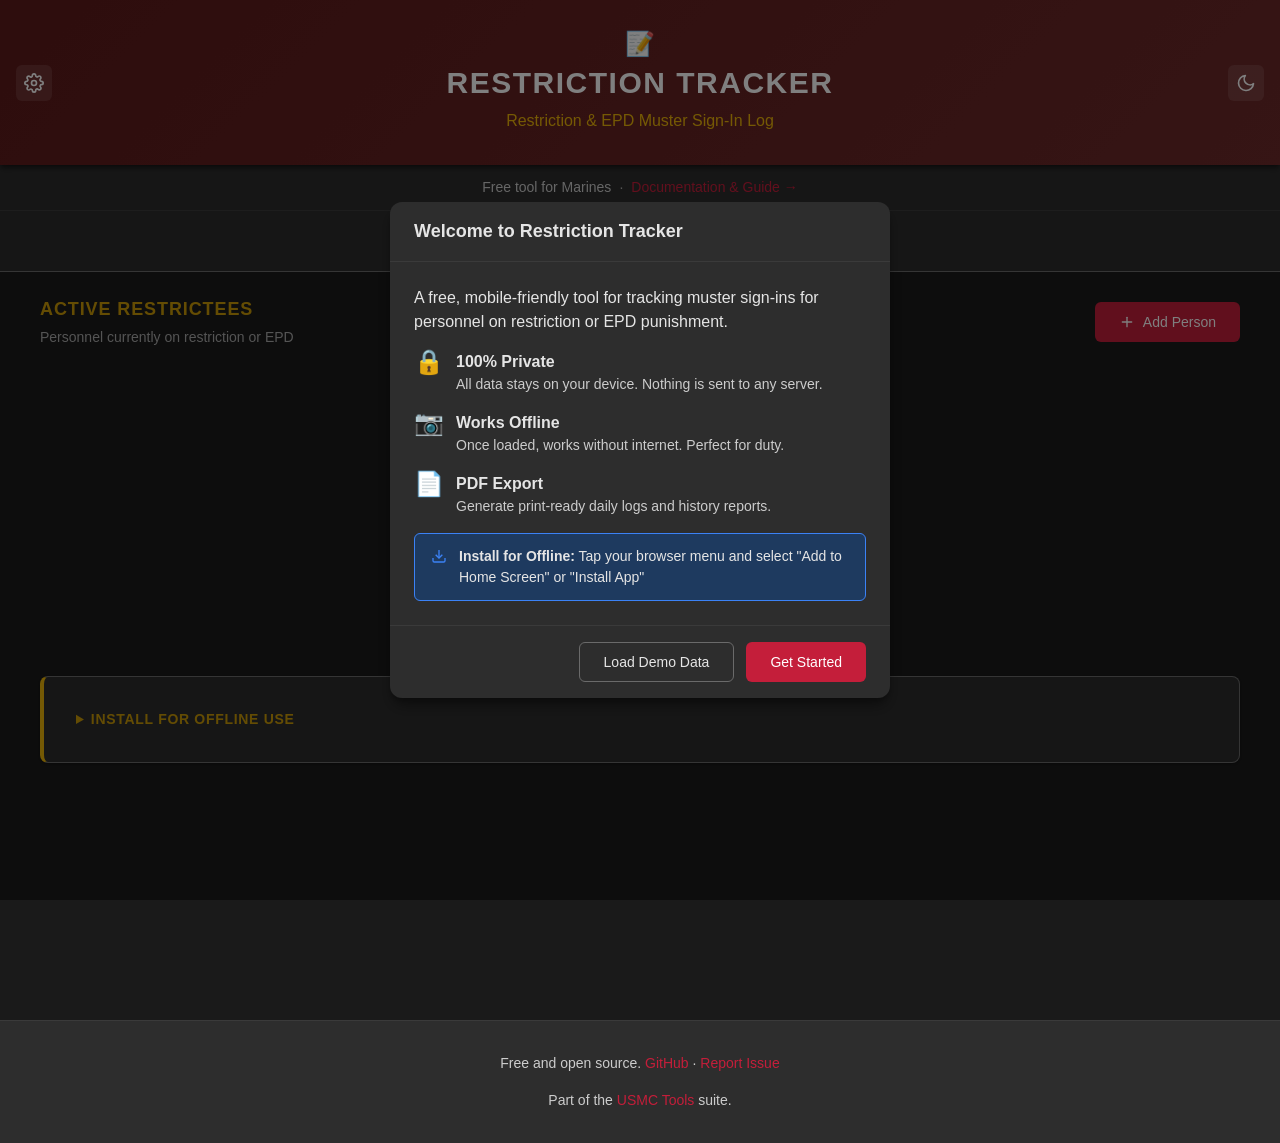
<file: tools/restriction-tracker/index.html>
<!DOCTYPE html>
<html lang="en" data-theme="dark">
<head>
  <meta charset="UTF-8">
  <meta name="viewport" content="width=device-width, initial-scale=1.0, maximum-scale=1.0, user-scalable=no">
  <meta name="description" content="Free digital muster log for USMC personnel on restriction or EPD. Mobile-friendly sign-in tracking with PDF export. No installation, no account required.">
  <meta name="keywords" content="USMC, Marine Corps, restriction, EPD, muster, sign-in, tracker, military, NJP, Article 15">
  <meta name="author" content="USMC Tools">
  <meta name="robots" content="index, follow">
  <title>Restriction Tracker - USMC Tools</title>

  <!-- Open Graph / Social -->
  <meta property="og:type" content="website">
  <meta property="og:title" content="Restriction Tracker - USMC Tools">
  <meta property="og:description" content="Free digital muster log for personnel on restriction or EPD. Mobile-friendly, works offline.">
  <meta property="og:url" content="https://jeranaias.github.io/restriction-tracker/">

  <!-- PWA -->
  <link rel="manifest" href="manifest.json">
  <meta name="theme-color" content="#5C1A1A">
  <meta name="apple-mobile-web-app-capable" content="yes">
  <meta name="apple-mobile-web-app-status-bar-style" content="black-translucent">
  <meta name="apple-mobile-web-app-title" content="Restriction">
  <link rel="apple-touch-icon" href="assets/icon-192.svg">

  <!-- Preload critical resources -->
  <link rel="preload" href="css/styles.css" as="style">
  <link rel="preload" href="lib/jspdf.umd.min.js" as="script">

  <!-- Styles -->
  <link rel="stylesheet" href="css/styles.css">
</head>
<body>
  <!-- Skip Link - Accessibility -->
  <a href="#main" class="skip-link">Skip to main content</a>

  <!-- Header -->
  <header class="header no-print">
    <div class="header__actions header__actions--left">
      <button type="button" class="header__btn" id="settings-btn" aria-label="Settings" title="Settings">
        <svg width="20" height="20" viewBox="0 0 24 24" fill="none" stroke="currentColor" stroke-width="2" stroke-linecap="round" stroke-linejoin="round">
          <circle cx="12" cy="12" r="3"></circle>
          <path d="M19.4 15a1.65 1.65 0 0 0 .33 1.82l.06.06a2 2 0 0 1 0 2.83 2 2 0 0 1-2.83 0l-.06-.06a1.65 1.65 0 0 0-1.82-.33 1.65 1.65 0 0 0-1 1.51V21a2 2 0 0 1-2 2 2 2 0 0 1-2-2v-.09A1.65 1.65 0 0 0 9 19.4a1.65 1.65 0 0 0-1.82.33l-.06.06a2 2 0 0 1-2.83 0 2 2 0 0 1 0-2.83l.06-.06a1.65 1.65 0 0 0 .33-1.82 1.65 1.65 0 0 0-1.51-1H3a2 2 0 0 1-2-2 2 2 0 0 1 2-2h.09A1.65 1.65 0 0 0 4.6 9a1.65 1.65 0 0 0-.33-1.82l-.06-.06a2 2 0 0 1 0-2.83 2 2 0 0 1 2.83 0l.06.06a1.65 1.65 0 0 0 1.82.33H9a1.65 1.65 0 0 0 1-1.51V3a2 2 0 0 1 2-2 2 2 0 0 1 2 2v.09a1.65 1.65 0 0 0 1 1.51 1.65 1.65 0 0 0 1.82-.33l.06-.06a2 2 0 0 1 2.83 0 2 2 0 0 1 0 2.83l-.06.06a1.65 1.65 0 0 0-.33 1.82V9a1.65 1.65 0 0 0 1.51 1H21a2 2 0 0 1 2 2 2 2 0 0 1-2 2h-.09a1.65 1.65 0 0 0-1.51 1z"></path>
        </svg>
      </button>
    </div>
    <div class="header__center">
      <span class="header__logo" aria-hidden="true">&#128221;</span>
      <h1 class="header__title">RESTRICTION TRACKER</h1>
      <p class="header__subtitle">Restriction & EPD Muster Sign-In Log</p>
    </div>
    <div class="header__actions header__actions--right">
      <button type="button" class="header__btn" id="theme-btn" aria-label="Toggle theme" title="Toggle theme (Dark/Light/Night)">
        <svg id="theme-icon" width="20" height="20" viewBox="0 0 24 24" fill="none" stroke="currentColor" stroke-width="2" stroke-linecap="round" stroke-linejoin="round">
          <path d="M21 12.79A9 9 0 1 1 11.21 3 7 7 0 0 0 21 12.79z"></path>
        </svg>
      </button>
    </div>
  </header>

  <!-- Tagline -->
  <div class="tagline no-print">
    <span>Free tool for Marines</span>
    <span class="tagline__separator">·</span>
    <a href="https://github.com/jeranaias/restriction-tracker#readme" target="_blank" class="tagline__link">Documentation & Guide →</a>
  </div>

  <!-- Top Navigation Tabs -->
  <nav class="top-tabs no-print" id="top-tabs">
    <button type="button" class="top-tabs__tab top-tabs__tab--active" data-tab="roster">
      <svg width="18" height="18" viewBox="0 0 24 24" fill="none" stroke="currentColor" stroke-width="2">
        <path d="M17 21v-2a4 4 0 0 0-4-4H5a4 4 0 0 0-4 4v2"></path>
        <circle cx="9" cy="7" r="4"></circle>
        <path d="M23 21v-2a4 4 0 0 0-3-3.87"></path>
        <path d="M16 3.13a4 4 0 0 1 0 7.75"></path>
      </svg>
      Roster
    </button>
    <button type="button" class="top-tabs__tab" data-tab="reports">
      <svg width="18" height="18" viewBox="0 0 24 24" fill="none" stroke="currentColor" stroke-width="2">
        <path d="M14 2H6a2 2 0 0 0-2 2v16a2 2 0 0 0 2 2h12a2 2 0 0 0 2-2V8z"></path>
        <polyline points="14 2 14 8 20 8"></polyline>
        <line x1="16" y1="13" x2="8" y2="13"></line>
        <line x1="16" y1="17" x2="8" y2="17"></line>
      </svg>
      Reports
    </button>
    <button type="button" class="top-tabs__tab" data-tab="settings">
      <svg width="18" height="18" viewBox="0 0 24 24" fill="none" stroke="currentColor" stroke-width="2">
        <circle cx="12" cy="12" r="3"></circle>
        <path d="M19.4 15a1.65 1.65 0 0 0 .33 1.82l.06.06a2 2 0 0 1 0 2.83 2 2 0 0 1-2.83 0l-.06-.06a1.65 1.65 0 0 0-1.82-.33 1.65 1.65 0 0 0-1 1.51V21a2 2 0 0 1-2 2 2 2 0 0 1-2-2v-.09A1.65 1.65 0 0 0 9 19.4a1.65 1.65 0 0 0-1.82.33l-.06.06a2 2 0 0 1-2.83 0 2 2 0 0 1 0-2.83l.06-.06a1.65 1.65 0 0 0 .33-1.82 1.65 1.65 0 0 0-1.51-1H3a2 2 0 0 1-2-2 2 2 0 0 1 2-2h.09A1.65 1.65 0 0 0 4.6 9a1.65 1.65 0 0 0-.33-1.82l-.06-.06a2 2 0 0 1 0-2.83 2 2 0 0 1 2.83 0l.06.06a1.65 1.65 0 0 0 1.82.33H9a1.65 1.65 0 0 0 1-1.51V3a2 2 0 0 1 2-2 2 2 0 0 1 2 2v.09a1.65 1.65 0 0 0 1 1.51 1.65 1.65 0 0 0 1.82-.33l.06-.06a2 2 0 0 1 2.83 0 2 2 0 0 1 0 2.83l-.06.06a1.65 1.65 0 0 0-.33 1.82V9a1.65 1.65 0 0 0 1.51 1H21a2 2 0 0 1 2 2 2 2 0 0 1-2 2h-.09a1.65 1.65 0 0 0-1.51 1z"></path>
      </svg>
      Settings
    </button>
  </nav>

  <!-- Main Content -->
  <main id="main" class="container main-content">

    <!-- Roster View (Default) -->
    <section id="roster-view" class="view view--active">
      <div class="view__header">
        <div>
          <h2 class="view__title">Active Restrictees</h2>
          <p class="view__helper">Personnel currently on restriction or EPD</p>
        </div>
        <button type="button" class="btn btn--primary" id="add-person-btn">
          <svg width="16" height="16" viewBox="0 0 24 24" fill="none" stroke="currentColor" stroke-width="2" stroke-linecap="round" stroke-linejoin="round">
            <line x1="12" y1="5" x2="12" y2="19"></line>
            <line x1="5" y1="12" x2="19" y2="12"></line>
          </svg>
          Add Person
        </button>
      </div>

      <!-- Roster List -->
      <div id="roster-list" class="roster-list">
        <!-- Dynamically populated -->
      </div>

      <!-- Empty State -->
      <div id="empty-state" class="empty-state hidden">
        <svg width="64" height="64" viewBox="0 0 24 24" fill="none" stroke="currentColor" stroke-width="1" stroke-linecap="round" stroke-linejoin="round">
          <path d="M17 21v-2a4 4 0 0 0-4-4H5a4 4 0 0 0-4 4v2"></path>
          <circle cx="9" cy="7" r="4"></circle>
          <path d="M23 21v-2a4 4 0 0 0-3-3.87"></path>
          <path d="M16 3.13a4 4 0 0 1 0 7.75"></path>
        </svg>
        <h3>No Active Restrictees</h3>
        <p>Add personnel to begin tracking muster sign-ins.</p>
        <button type="button" class="btn btn--primary" id="add-first-btn">Add First Person</button>
      </div>

      <!-- Completed Section -->
      <div id="completed-section" class="completed-section hidden">
        <button type="button" class="completed-toggle" id="completed-toggle">
          <span>Completed Restrictions</span>
          <svg width="16" height="16" viewBox="0 0 24 24" fill="none" stroke="currentColor" stroke-width="2" stroke-linecap="round" stroke-linejoin="round">
            <polyline points="6 9 12 15 18 9"></polyline>
          </svg>
        </button>
        <div id="completed-list" class="completed-list hidden">
          <!-- Dynamically populated -->
        </div>
      </div>
    </section>

    <!-- Sign-In View -->
    <section id="signin-view" class="view">
      <div class="view__back">
        <button type="button" class="btn btn--ghost" id="signin-back-btn">
          <svg width="16" height="16" viewBox="0 0 24 24" fill="none" stroke="currentColor" stroke-width="2" stroke-linecap="round" stroke-linejoin="round">
            <line x1="19" y1="12" x2="5" y2="12"></line>
            <polyline points="12 19 5 12 12 5"></polyline>
          </svg>
          Back
        </button>
        <span class="view__back-title">Muster Check-In</span>
      </div>

      <div class="signin-content">
        <div class="signin-person" id="signin-person-info">
          <!-- Populated dynamically -->
        </div>

        <div class="signin-buttons">
          <button type="button" class="signin-btn signin-btn--present" id="signin-present">
            <svg width="48" height="48" viewBox="0 0 24 24" fill="none" stroke="currentColor" stroke-width="2" stroke-linecap="round" stroke-linejoin="round">
              <polyline points="20 6 9 17 4 12"></polyline>
            </svg>
            <span>PRESENT</span>
            <small>Tap to sign in</small>
          </button>

          <div class="signin-secondary">
            <button type="button" class="signin-btn signin-btn--late" id="signin-late">
              <svg width="24" height="24" viewBox="0 0 24 24" fill="none" stroke="currentColor" stroke-width="2" stroke-linecap="round" stroke-linejoin="round">
                <circle cx="12" cy="12" r="10"></circle>
                <polyline points="12 6 12 12 16 14"></polyline>
              </svg>
              <span>LATE</span>
            </button>

            <button type="button" class="signin-btn signin-btn--missed" id="signin-missed">
              <svg width="24" height="24" viewBox="0 0 24 24" fill="none" stroke="currentColor" stroke-width="2" stroke-linecap="round" stroke-linejoin="round">
                <circle cx="12" cy="12" r="10"></circle>
                <line x1="15" y1="9" x2="9" y2="15"></line>
                <line x1="9" y1="9" x2="15" y2="15"></line>
              </svg>
              <span>MISSED</span>
            </button>
          </div>

          <button type="button" class="signin-btn signin-btn--excused" id="signin-excused">
            <svg width="24" height="24" viewBox="0 0 24 24" fill="none" stroke="currentColor" stroke-width="2" stroke-linecap="round" stroke-linejoin="round">
              <path d="M14 2H6a2 2 0 0 0-2 2v16a2 2 0 0 0 2 2h12a2 2 0 0 0 2-2V8z"></path>
              <polyline points="14 2 14 8 20 8"></polyline>
              <line x1="16" y1="13" x2="8" y2="13"></line>
              <line x1="16" y1="17" x2="8" y2="17"></line>
              <polyline points="10 9 9 9 8 9"></polyline>
            </svg>
            <span>EXCUSED (Add Note)</span>
          </button>
        </div>

        <div class="form-group">
          <label for="signin-recorder" class="label">Recorded by:</label>
          <input type="text" id="signin-recorder" class="input" placeholder="e.g., SSgt Garcia">
        </div>

        <div class="form-group hidden" id="signin-notes-group">
          <label for="signin-notes" class="label">Notes:</label>
          <textarea id="signin-notes" class="input textarea" rows="2" placeholder="Reason for late/missed/excused..."></textarea>
        </div>
      </div>
    </section>

    <!-- Detail View -->
    <section id="detail-view" class="view">
      <div class="view__back">
        <button type="button" class="btn btn--ghost" id="detail-back-btn">
          <svg width="16" height="16" viewBox="0 0 24 24" fill="none" stroke="currentColor" stroke-width="2" stroke-linecap="round" stroke-linejoin="round">
            <line x1="19" y1="12" x2="5" y2="12"></line>
            <polyline points="12 19 5 12 12 5"></polyline>
          </svg>
          Roster
        </button>
        <span class="view__back-title" id="detail-title">Individual Log</span>
      </div>

      <div id="detail-content" class="detail-content">
        <!-- Populated dynamically -->
      </div>

      <div class="detail-actions">
        <button type="button" class="btn btn--primary" id="detail-export-btn">
          <svg width="16" height="16" viewBox="0 0 24 24" fill="none" stroke="currentColor" stroke-width="2" stroke-linecap="round" stroke-linejoin="round">
            <path d="M21 15v4a2 2 0 0 1-2 2H5a2 2 0 0 1-2-2v-4"></path>
            <polyline points="7 10 12 15 17 10"></polyline>
            <line x1="12" y1="15" x2="12" y2="3"></line>
          </svg>
          Export PDF
        </button>
        <button type="button" class="btn btn--outline" id="detail-edit-btn">Edit Details</button>
        <button type="button" class="btn btn--danger" id="detail-end-btn">End Restriction</button>
      </div>
    </section>

    <!-- Add/Edit Person Form View -->
    <section id="form-view" class="view">
      <div class="view__back">
        <button type="button" class="btn btn--ghost" id="form-cancel-btn">
          <svg width="16" height="16" viewBox="0 0 24 24" fill="none" stroke="currentColor" stroke-width="2" stroke-linecap="round" stroke-linejoin="round">
            <line x1="18" y1="6" x2="6" y2="18"></line>
            <line x1="6" y1="6" x2="18" y2="18"></line>
          </svg>
          Cancel
        </button>
        <span class="view__back-title" id="form-title">Add Restrictee</span>
        <button type="button" class="btn btn--primary" id="form-save-btn">Save</button>
      </div>

      <form id="person-form" class="person-form">
        <fieldset>
          <legend>Personal Information</legend>

          <div class="form-row">
            <div class="form-group form-group--small">
              <label for="person-rank" class="label label--required">Rank</label>
              <select id="person-rank" class="input select" required>
                <option value="">Select...</option>
                <option value="Pvt">Pvt</option>
                <option value="PFC">PFC</option>
                <option value="LCpl">LCpl</option>
                <option value="Cpl">Cpl</option>
                <option value="Sgt">Sgt</option>
                <option value="SSgt">SSgt</option>
                <option value="GySgt">GySgt</option>
                <option value="MSgt">MSgt</option>
                <option value="1stSgt">1stSgt</option>
                <option value="MGySgt">MGySgt</option>
                <option value="SgtMaj">SgtMaj</option>
                <option value="2ndLt">2ndLt</option>
                <option value="1stLt">1stLt</option>
                <option value="Capt">Capt</option>
                <option value="Maj">Maj</option>
                <option value="LtCol">LtCol</option>
                <option value="Col">Col</option>
              </select>
            </div>
          </div>

          <div class="form-row">
            <div class="form-group">
              <label for="person-lastname" class="label label--required">Last Name</label>
              <input type="text" id="person-lastname" class="input" required>
            </div>
            <div class="form-group">
              <label for="person-firstname" class="label label--required">First Name</label>
              <input type="text" id="person-firstname" class="input" required>
            </div>
            <div class="form-group form-group--tiny">
              <label for="person-mi" class="label">MI</label>
              <input type="text" id="person-mi" class="input" maxlength="1">
            </div>
          </div>

          <div class="form-row">
            <div class="form-group">
              <label for="person-edipi" class="label">EDIPI</label>
              <input type="text" id="person-edipi" class="input" placeholder="Optional">
            </div>
            <div class="form-group">
              <label for="person-unit" class="label">Unit</label>
              <input type="text" id="person-unit" class="input" placeholder="e.g., 1st Plt, Alpha Co">
            </div>
          </div>
        </fieldset>

        <fieldset>
          <legend>Restriction Details</legend>

          <div class="form-group">
            <label class="label label--required">Type</label>
            <div class="radio-group">
              <label class="radio-label">
                <input type="radio" name="restriction-type" value="restriction" class="radio" checked>
                Restriction
              </label>
              <label class="radio-label">
                <input type="radio" name="restriction-type" value="epd" class="radio">
                Extra Punitive Duty (EPD)
              </label>
              <label class="radio-label">
                <input type="radio" name="restriction-type" value="correctional_custody" class="radio">
                Correctional Custody
              </label>
            </div>
          </div>

          <div class="form-row">
            <div class="form-group">
              <label for="person-startdate" class="label label--required">Start Date</label>
              <input type="date" id="person-startdate" class="input" required>
            </div>
            <div class="form-group form-group--small">
              <label for="person-days" class="label label--required">Days Awarded</label>
              <input type="number" id="person-days" class="input" min="1" max="60" required>
            </div>
            <div class="form-group">
              <label for="person-enddate" class="label">End Date</label>
              <input type="date" id="person-enddate" class="input" readonly>
              <span class="help-text">Calculated automatically</span>
            </div>
          </div>

          <div class="form-group">
            <label for="person-offense" class="label">Offense/Reason</label>
            <textarea id="person-offense" class="input textarea" rows="2" placeholder="Optional - reason for restriction"></textarea>
          </div>
        </fieldset>

        <fieldset>
          <legend>Muster Schedule</legend>

          <div class="form-group">
            <label class="label label--required">Required Muster Times</label>
            <div class="muster-times-grid">
              <label class="checkbox-label">
                <input type="checkbox" class="checkbox muster-time-cb" value="0600" checked>
                0600
              </label>
              <label class="checkbox-label">
                <input type="checkbox" class="checkbox muster-time-cb" value="1200" checked>
                1200
              </label>
              <label class="checkbox-label">
                <input type="checkbox" class="checkbox muster-time-cb" value="1800" checked>
                1800
              </label>
              <label class="checkbox-label">
                <input type="checkbox" class="checkbox muster-time-cb" value="2200" checked>
                2200
              </label>
            </div>
          </div>

          <div class="form-group">
            <label class="label">Add Custom Time</label>
            <div class="custom-time-row">
              <input type="time" id="custom-muster-time" class="input">
              <button type="button" class="btn btn--outline" id="add-custom-time-btn">Add</button>
            </div>
            <div id="custom-times-list" class="custom-times-list">
              <!-- Dynamically populated -->
            </div>
          </div>
        </fieldset>

        <fieldset>
          <legend>Notes</legend>
          <div class="form-group">
            <textarea id="person-notes" class="input textarea" rows="3" placeholder="General notes about this restriction..."></textarea>
          </div>
        </fieldset>
      </form>
    </section>

    <!-- Daily Report View -->
    <section id="report-view" class="view">
      <div class="view__back">
        <button type="button" class="btn btn--ghost" id="report-back-btn">
          <svg width="16" height="16" viewBox="0 0 24 24" fill="none" stroke="currentColor" stroke-width="2" stroke-linecap="round" stroke-linejoin="round">
            <line x1="19" y1="12" x2="5" y2="12"></line>
            <polyline points="12 19 5 12 12 5"></polyline>
          </svg>
          Back
        </button>
        <span class="view__back-title">Daily Report</span>
        <button type="button" class="btn btn--primary" id="report-export-btn">
          <svg width="16" height="16" viewBox="0 0 24 24" fill="none" stroke="currentColor" stroke-width="2" stroke-linecap="round" stroke-linejoin="round">
            <path d="M21 15v4a2 2 0 0 1-2 2H5a2 2 0 0 1-2-2v-4"></path>
            <polyline points="7 10 12 15 17 10"></polyline>
            <line x1="12" y1="15" x2="12" y2="3"></line>
          </svg>
          Export PDF
        </button>
      </div>

      <div class="report-controls">
        <div class="form-group">
          <label for="report-date" class="label">Report Date</label>
          <input type="date" id="report-date" class="input">
        </div>
      </div>

      <div id="report-content" class="report-content">
        <!-- Populated dynamically -->
      </div>
    </section>

    <!-- Install App / Offline Guide -->
    <details class="card mb-4 no-print" id="install-guide">
      <summary class="card__title" style="cursor: pointer; padding: var(--space-4);">
        Install for Offline Use
      </summary>
      <div class="p-4">
        <div class="text-sm text-secondary">
          <p style="margin-bottom: 1rem;"><strong>This tool works offline!</strong> After your first visit, you can use it without internet.</p>

          <!-- Install Button (shown when PWA install is available) -->
          <button type="button" id="pwa-install-btn" class="btn btn--primary btn--sm mb-4" style="display: none;">
            Install App
          </button>

          <p style="margin-bottom: 0.5rem;"><strong>Desktop (Chrome/Edge):</strong></p>
          <p style="margin-bottom: 1rem;">Click the install icon in the address bar, or use the "Install App" button above when available.</p>

          <p style="margin-bottom: 0.5rem;"><strong>iPhone/iPad:</strong></p>
          <p style="margin-bottom: 1rem;">Tap Share → "Add to Home Screen"</p>

          <p style="margin-bottom: 0.5rem;"><strong>Android:</strong></p>
          <p style="margin-bottom: 1rem;">Tap the menu (3 dots) → "Add to Home Screen" or "Install App"</p>

          <p style="margin-top: 1rem; opacity: 0.8;"><em>Once installed, the app icon appears on your home screen and works without internet.</em></p>
        </div>
      </div>
    </details>
  </main>

  <!-- Settings Modal -->
  <div class="modal-overlay" id="settings-modal">
    <div class="modal">
      <div class="modal__header">
        <h2 class="modal__title">Settings</h2>
        <button type="button" class="btn btn--ghost" id="settings-close-btn" aria-label="Close">
          <svg width="20" height="20" viewBox="0 0 24 24" fill="none" stroke="currentColor" stroke-width="2" stroke-linecap="round" stroke-linejoin="round">
            <line x1="18" y1="6" x2="6" y2="18"></line>
            <line x1="6" y1="6" x2="18" y2="18"></line>
          </svg>
        </button>
      </div>
      <div class="modal__body">
        <div class="form-group">
          <label for="settings-unit" class="label">Unit Name</label>
          <input type="text" id="settings-unit" class="input" placeholder="e.g., 1st Battalion, 5th Marines">
        </div>
        <div class="form-group">
          <label for="settings-recorder" class="label">Default Recorder</label>
          <input type="text" id="settings-recorder" class="input" placeholder="e.g., SSgt Garcia">
        </div>
        <div class="form-group">
          <label class="label">Theme</label>
          <div class="radio-group">
            <label class="radio-label">
              <input type="radio" name="theme" value="light" class="radio">
              Light
            </label>
            <label class="radio-label">
              <input type="radio" name="theme" value="dark" class="radio">
              Dark
            </label>
            <label class="radio-label">
              <input type="radio" name="theme" value="night" class="radio">
              Night (Tactical)
            </label>
          </div>
        </div>
        <hr>
        <div class="form-group">
          <button type="button" class="btn btn--outline btn--full" id="view-report-btn">
            <svg width="16" height="16" viewBox="0 0 24 24" fill="none" stroke="currentColor" stroke-width="2" stroke-linecap="round" stroke-linejoin="round">
              <path d="M14 2H6a2 2 0 0 0-2 2v16a2 2 0 0 0 2 2h12a2 2 0 0 0 2-2V8z"></path>
              <polyline points="14 2 14 8 20 8"></polyline>
              <line x1="16" y1="13" x2="8" y2="13"></line>
              <line x1="16" y1="17" x2="8" y2="17"></line>
              <polyline points="10 9 9 9 8 9"></polyline>
            </svg>
            View Daily Report
          </button>
        </div>
        <div class="form-group">
          <label class="label">Data Management</label>
          <div class="btn-group-vertical">
            <button type="button" class="btn btn--outline btn--full" id="export-data-btn">
              <svg width="16" height="16" viewBox="0 0 24 24" fill="none" stroke="currentColor" stroke-width="2" stroke-linecap="round" stroke-linejoin="round">
                <path d="M21 15v4a2 2 0 0 1-2 2H5a2 2 0 0 1-2-2v-4"></path>
                <polyline points="7 10 12 15 17 10"></polyline>
                <line x1="12" y1="15" x2="12" y2="3"></line>
              </svg>
              Export Data (JSON)
            </button>
            <button type="button" class="btn btn--outline btn--full" id="import-data-btn">
              <svg width="16" height="16" viewBox="0 0 24 24" fill="none" stroke="currentColor" stroke-width="2" stroke-linecap="round" stroke-linejoin="round">
                <path d="M21 15v4a2 2 0 0 1-2 2H5a2 2 0 0 1-2-2v-4"></path>
                <polyline points="17 8 12 3 7 8"></polyline>
                <line x1="12" y1="3" x2="12" y2="15"></line>
              </svg>
              Import Data (JSON)
            </button>
            <input type="file" id="import-file-input" accept=".json" class="hidden">
            <button type="button" class="btn btn--secondary btn--full" id="load-demo-btn">
              <svg width="16" height="16" viewBox="0 0 24 24" fill="none" stroke="currentColor" stroke-width="2" stroke-linecap="round" stroke-linejoin="round">
                <circle cx="12" cy="12" r="10"></circle>
                <polygon points="10 8 16 12 10 16 10 8"></polygon>
              </svg>
              Load Demo Data
            </button>
          </div>
        </div>
        <hr>
        <div class="form-group">
          <button type="button" class="btn btn--danger btn--full" id="clear-data-btn">
            <svg width="16" height="16" viewBox="0 0 24 24" fill="none" stroke="currentColor" stroke-width="2" stroke-linecap="round" stroke-linejoin="round">
              <polyline points="3 6 5 6 21 6"></polyline>
              <path d="M19 6v14a2 2 0 0 1-2 2H7a2 2 0 0 1-2-2V6m3 0V4a2 2 0 0 1 2-2h4a2 2 0 0 1 2 2v2"></path>
            </svg>
            Clear All Data
          </button>
        </div>
      </div>
      <div class="modal__footer">
        <p class="text-xs text-secondary">Keyboard: <kbd>N</kbd> New &bull; <kbd>?</kbd> Help &bull; <kbd>Esc</kbd> Close</p>
        <button type="button" class="btn btn--primary" id="settings-save-btn">Save Settings</button>
      </div>
    </div>
  </div>

  <!-- Confirm Modal -->
  <div class="modal-overlay" id="confirm-modal">
    <div class="modal modal--sm">
      <div class="modal__header">
        <h2 class="modal__title" id="confirm-title">Confirm</h2>
      </div>
      <div class="modal__body">
        <p id="confirm-message">Are you sure?</p>
      </div>
      <div class="modal__footer">
        <button type="button" class="btn btn--outline" id="confirm-cancel-btn">Cancel</button>
        <button type="button" class="btn btn--danger" id="confirm-ok-btn">Confirm</button>
      </div>
    </div>
  </div>

  <!-- Help Modal -->
  <div class="modal-overlay" id="help-modal">
    <div class="modal">
      <div class="modal__header">
        <h2 class="modal__title">Keyboard Shortcuts</h2>
        <button type="button" class="btn btn--ghost" id="help-close-btn" aria-label="Close">
          <svg width="20" height="20" viewBox="0 0 24 24" fill="none" stroke="currentColor" stroke-width="2" stroke-linecap="round" stroke-linejoin="round">
            <line x1="18" y1="6" x2="6" y2="18"></line>
            <line x1="6" y1="6" x2="18" y2="18"></line>
          </svg>
        </button>
      </div>
      <div class="modal__body">
        <div class="shortcuts-grid">
          <div class="shortcut"><kbd>N</kbd> <span>Add new restrictee</span></div>
          <div class="shortcut"><kbd>R</kbd> <span>View daily report</span></div>
          <div class="shortcut"><kbd>S</kbd> <span>Open settings</span></div>
          <div class="shortcut"><kbd>T</kbd> <span>Toggle theme</span></div>
          <div class="shortcut"><kbd>?</kbd> <span>Show this help</span></div>
          <div class="shortcut"><kbd>Esc</kbd> <span>Close modal / Go back</span></div>
        </div>
        <hr>
        <h3 class="text-sm font-bold mb-4">About This Tool</h3>
        <p class="text-sm text-secondary mb-4">
          Restriction Tracker is a free, open-source tool for tracking muster sign-ins for personnel on restriction or EPD.
          All data stays on your device - nothing is sent to any server.
        </p>
        <div class="alert alert--warning">
          <svg width="16" height="16" viewBox="0 0 24 24" fill="none" stroke="currentColor" stroke-width="2">
            <path d="M10.29 3.86L1.82 18a2 2 0 0 0 1.71 3h16.94a2 2 0 0 0 1.71-3L13.71 3.86a2 2 0 0 0-3.42 0z"></path>
            <line x1="12" y1="9" x2="12" y2="13"></line>
            <line x1="12" y1="17" x2="12.01" y2="17"></line>
          </svg>
          <span>For UNCLASSIFIED use only. Never enter classified information.</span>
        </div>
      </div>
      <div class="modal__footer">
        <a href="https://github.com/jeranaias/restriction-tracker" target="_blank" class="btn btn--outline">View on GitHub</a>
        <button type="button" class="btn btn--primary" id="help-ok-btn">Got it</button>
      </div>
    </div>
  </div>

  <!-- Welcome Modal (First Run) -->
  <div class="modal-overlay" id="welcome-modal">
    <div class="modal">
      <div class="modal__header">
        <h2 class="modal__title">Welcome to Restriction Tracker</h2>
      </div>
      <div class="modal__body">
        <p class="mb-4">A free, mobile-friendly tool for tracking muster sign-ins for personnel on restriction or EPD punishment.</p>

        <div class="feature-list">
          <div class="feature-item">
            <span class="feature-icon">&#128274;</span>
            <div>
              <strong>100% Private</strong>
              <p class="text-sm text-secondary">All data stays on your device. Nothing is sent to any server.</p>
            </div>
          </div>
          <div class="feature-item">
            <span class="feature-icon">&#128247;</span>
            <div>
              <strong>Works Offline</strong>
              <p class="text-sm text-secondary">Once loaded, works without internet. Perfect for duty.</p>
            </div>
          </div>
          <div class="feature-item">
            <span class="feature-icon">&#128196;</span>
            <div>
              <strong>PDF Export</strong>
              <p class="text-sm text-secondary">Generate print-ready daily logs and history reports.</p>
            </div>
          </div>
        </div>

        <div class="alert alert--info mt-4">
          <svg width="16" height="16" viewBox="0 0 24 24" fill="none" stroke="currentColor" stroke-width="2">
            <path d="M21 15v4a2 2 0 0 1-2 2H5a2 2 0 0 1-2-2v-4"></path>
            <polyline points="7 10 12 15 17 10"></polyline>
            <line x1="12" y1="15" x2="12" y2="3"></line>
          </svg>
          <span><strong>Install for Offline:</strong> Tap your browser menu and select "Add to Home Screen" or "Install App"</span>
        </div>
      </div>
      <div class="modal__footer">
        <button type="button" class="btn btn--outline" id="welcome-demo-btn">Load Demo Data</button>
        <button type="button" class="btn btn--primary" id="welcome-start-btn">Get Started</button>
      </div>
    </div>
  </div>

  <!-- Toast Notifications -->
  <div id="toast-container" class="toast-container"></div>

  <!-- Footer -->
  <footer class="footer no-print">
    <div class="container">
      <p class="text-sm text-secondary text-center">
        Free and open source. <a href="https://github.com/jeranaias/restriction-tracker">GitHub</a> · <a href="https://github.com/jeranaias/restriction-tracker/issues">Report Issue</a>
      </p>
      <p class="text-sm text-secondary text-center mt-4">
        Part of the <a href="https://jeranaias.github.io/usmc-tools/">USMC Tools</a> suite.
      </p>
    </div>
  </footer>

  <!-- Scripts (bundled locally for offline support) -->
  <script src="lib/jspdf.umd.min.js"></script>
  <script src="js/lib/storage.js"></script>
  <script src="js/lib/date-utils.js"></script>
  <script src="js/lib/theme.js"></script>
  <script src="js/roster.js"></script>
  <script src="js/muster.js"></script>
  <script src="js/reports.js"></script>
  <script src="js/app.js"></script>

  <!-- Service Worker Registration -->
  <script>
    if ('serviceWorker' in navigator) {
      navigator.serviceWorker.register('service-worker.js');
    }
  </script>
</body>
</html>
</file>
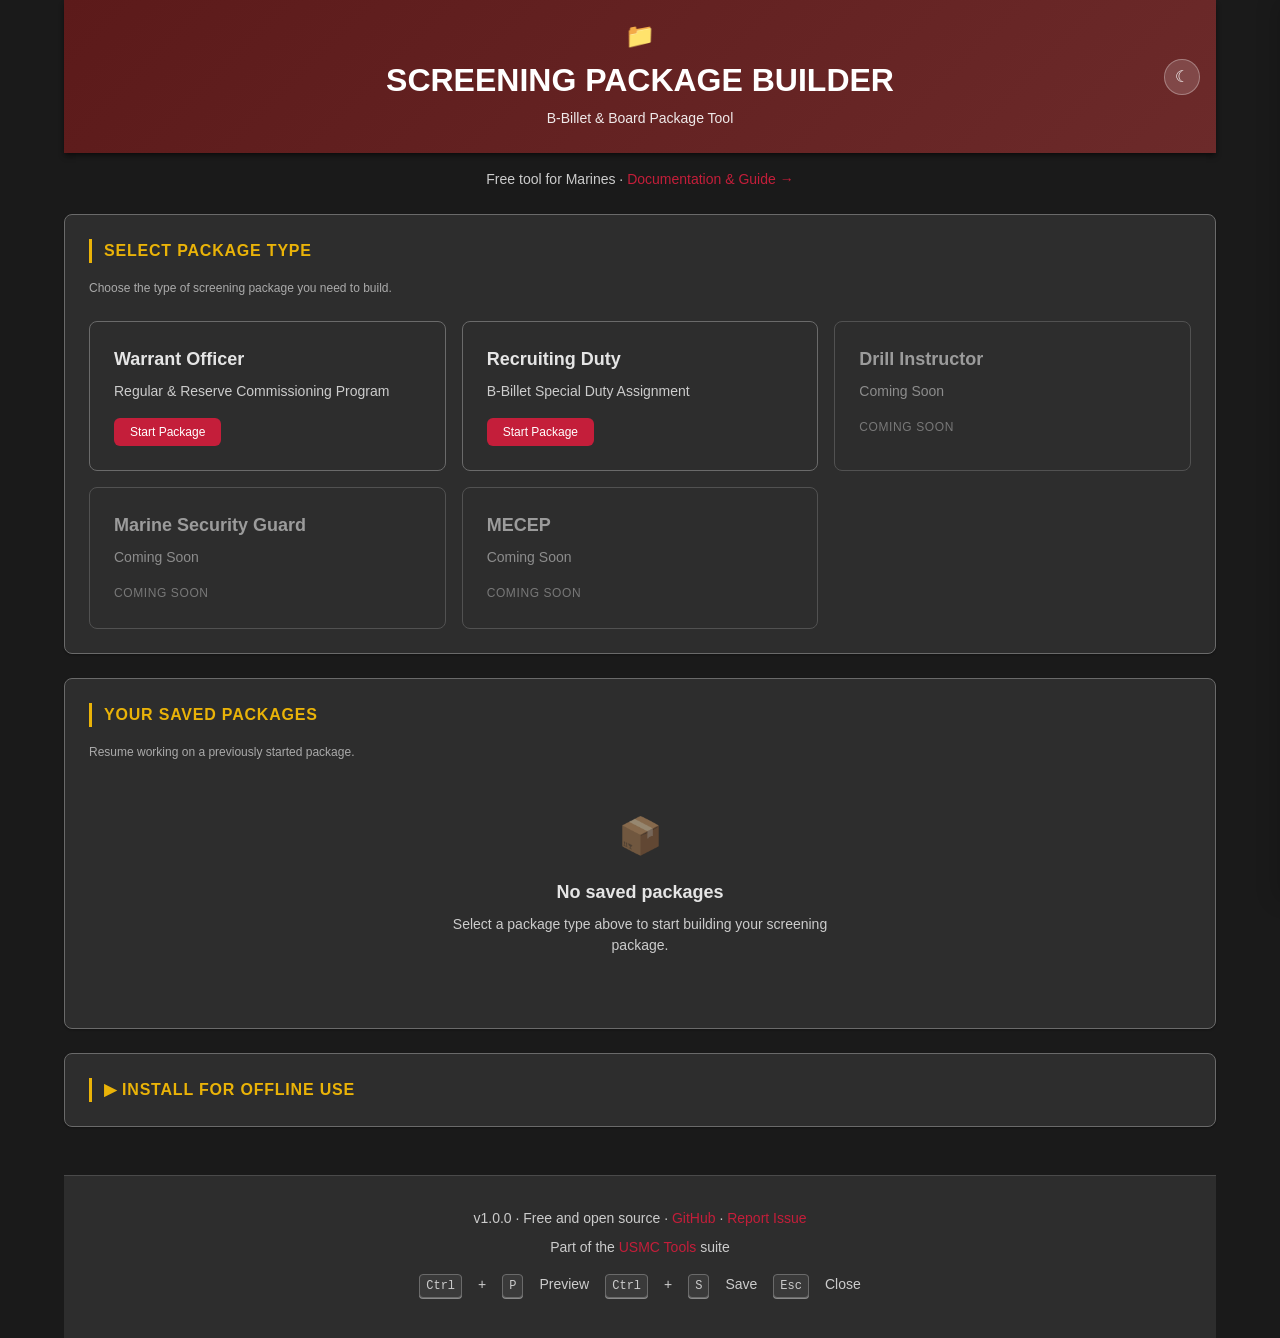
<file: tools/screening-package-builder/index.html>
<!DOCTYPE html>
<html lang="en" data-theme="dark">
<head>
  <meta charset="UTF-8">
  <meta name="viewport" content="width=device-width, initial-scale=1.0">
  <title>Screening Package Builder | Free USMC Package Tool | B-Billets & Boards</title>

  <!-- SEO Meta Tags -->
  <meta name="description" content="Free online screening package builder for Marines. Build Warrant Officer, Recruiting Duty, and special duty packages. Track documents, generate cover sheets, ensure completeness. Works offline.">
  <meta name="keywords" content="USMC screening package, warrant officer package, recruiting duty package, B-billet, special duty assignment, Marine Corps, military package builder, WO board, SDA screening, MCRC, MCO 1040.42B, MCO 1326.6">
  <meta name="author" content="USMC Tools">
  <meta name="robots" content="index, follow">
  <link rel="canonical" href="https://jeranaias.github.io/screening-package-builder/">

  <!-- Open Graph / Facebook -->
  <meta property="og:type" content="website">
  <meta property="og:url" content="https://jeranaias.github.io/screening-package-builder/">
  <meta property="og:title" content="Screening Package Builder | Free USMC Package Tool">
  <meta property="og:description" content="Free tool for Marines. Build screening packages for Warrant Officer, Recruiting Duty, and special duty assignments. Track documents, generate cover sheets.">
  <meta property="og:site_name" content="USMC Tools">

  <!-- Twitter -->
  <meta name="twitter:card" content="summary_large_image">
  <meta name="twitter:url" content="https://jeranaias.github.io/screening-package-builder/">
  <meta name="twitter:title" content="Screening Package Builder | Free USMC Package Tool">
  <meta name="twitter:description" content="Free tool for Marines. Build screening packages for WO, Recruiting, and special duty. Works offline.">

  <!-- Additional SEO -->
  <meta name="application-name" content="Screening Package Builder">
  <meta name="theme-color" content="#8B0000">
  <meta name="mobile-web-app-capable" content="yes">
  <meta name="apple-mobile-web-app-capable" content="yes">
  <meta name="apple-mobile-web-app-title" content="SPB">

  <!-- Structured Data - WebApplication -->
  <script type="application/ld+json">
  {
    "@context": "https://schema.org",
    "@type": "WebApplication",
    "name": "Screening Package Builder",
    "alternateName": ["USMC Package Builder", "WO Package Builder", "Recruiting Package Builder"],
    "description": "Free online tool for building USMC screening packages for Warrant Officer, Recruiting Duty, and special duty assignments",
    "url": "https://jeranaias.github.io/screening-package-builder/",
    "applicationCategory": "BusinessApplication",
    "operatingSystem": "Any",
    "browserRequirements": "Requires JavaScript. Works offline after first load.",
    "softwareVersion": "1.0.0",
    "datePublished": "2025-12-31",
    "inLanguage": "en-US",
    "isAccessibleForFree": true,
    "offers": {
      "@type": "Offer",
      "price": "0",
      "priceCurrency": "USD"
    },
    "author": {
      "@type": "Organization",
      "name": "USMC Tools"
    },
    "featureList": [
      "Warrant Officer package checklist",
      "Recruiting Duty package checklist",
      "Document status tracking",
      "Cover sheet generator",
      "Routing/endorsement tracker",
      "PDF export",
      "Offline support",
      "Dark mode"
    ]
  }
  </script>

  <!-- Structured Data - FAQ -->
  <script type="application/ld+json">
  {
    "@context": "https://schema.org",
    "@type": "FAQPage",
    "mainEntity": [
      {
        "@type": "Question",
        "name": "What documents are required for a Warrant Officer package?",
        "acceptedAnswer": {
          "@type": "Answer",
          "text": "A WO package requires approximately 19 documents including: Application Letter (NAVMC 10274), CO Interview/Recommendation, Command Screening Checklist, BIR/BTR Screen, Education Screen, Awards Screen, ASVAB scores, Security Clearance Evidence, DD 2807-1, DD 2808, IMR Screen, and more. This tool provides a complete checklist based on MCRC requirements."
        }
      },
      {
        "@type": "Question",
        "name": "Does this tool work on government computers?",
        "acceptedAnswer": {
          "@type": "Answer",
          "text": "Yes, this tool works on government computers including NMCI. It runs entirely in your browser with no installation required and no data is sent to external servers. All data is stored locally on your device."
        }
      },
      {
        "@type": "Question",
        "name": "Is my data secure?",
        "acceptedAnswer": {
          "@type": "Answer",
          "text": "Yes, all data is stored locally in your browser using LocalStorage. No information is transmitted to any server. Your screening package data never leaves your device."
        }
      }
    ]
  }
  </script>

  <!-- PWA -->
  <link rel="manifest" href="manifest.json">
  <link rel="apple-touch-icon" href="assets/icon-192.svg">

  <!-- Styles -->
  <link rel="stylesheet" href="css/styles.css">

  <!-- jsPDF for PDF export (bundled locally) -->
  <script src="lib/jspdf.umd.min.js"></script>
</head>
<body>
  <!-- Skip Link - Accessibility -->
  <a href="#main" class="skip-link">Skip to main content</a>

  <!-- Live Preview Pane -->
  <div id="live-preview-pane" class="live-preview-pane">
    <div class="preview-header">
      <span>Live Preview</span>
      <button type="button" class="preview-close" onclick="PreviewManager.close()" aria-label="Close preview">&times;</button>
    </div>
    <div id="preview-loading" class="preview-loading">
      <div class="spinner"></div>
      <span>Generating preview...</span>
    </div>
    <iframe id="preview-frame" class="preview-frame" title="PDF Preview"></iframe>
  </div>

  <!-- ============================================
       VIEW: Home / Package Selection
       ============================================ -->
  <div id="view-home" class="view view--active">
    <div class="container">
      <!-- Header -->
      <header class="header no-print">
        <div class="header-controls">
          <button type="button" class="theme-toggle" onclick="ThemeManager.cycle()" aria-label="Toggle theme">
            <span id="themeIcon" class="theme-icon">&#9788;</span>
          </button>
        </div>
        <span class="header-logo" aria-hidden="true">&#128193;</span>
        <h1>SCREENING PACKAGE BUILDER</h1>
        <p class="subtitle">B-Billet & Board Package Tool</p>
      </header>

      <p class="intro-link">
        Free tool for Marines · <a href="https://github.com/jeranaias/screening-package-builder#readme" target="_blank">Documentation & Guide &rarr;</a>
      </p>

      <!-- Main Content -->
      <main id="main">
        <!-- Package Type Selection -->
        <div class="form-section">
          <h2 class="section-title">Select Package Type</h2>
          <p class="help-text">Choose the type of screening package you need to build.</p>
          <div id="package-types" class="package-grid">
            <!-- Dynamically populated -->
          </div>
        </div>

        <!-- Saved Packages -->
        <div class="form-section">
          <h2 class="section-title">Your Saved Packages</h2>
          <p class="help-text">Resume working on a previously started package.</p>
          <div id="saved-packages-list">
            <!-- Dynamically populated -->
          </div>
        </div>

        <!-- Install App / Offline Guide -->
        <details class="form-section no-print" id="install-guide">
          <summary class="section-title" style="cursor: pointer; margin-bottom: 0;">
            Install for Offline Use
          </summary>
          <div class="help-text" style="margin-top: 16px;">
            <p style="margin-bottom: 1rem;"><strong>This tool works offline!</strong> After your first visit, you can use it without internet.</p>

            <!-- Install Button (shown when PWA install is available) -->
            <button type="button" id="pwa-install-btn" class="btn btn-primary" style="display: none; margin-bottom: 1rem;" onclick="App.installPWA()">
              Install App
            </button>

            <p style="margin-bottom: 0.5rem;"><strong>Desktop (Chrome/Edge):</strong></p>
            <p style="margin-bottom: 1rem;">Click the install icon in the address bar, or use the "Install App" button above when available.</p>

            <p style="margin-bottom: 0.5rem;"><strong>iPhone/iPad:</strong></p>
            <p style="margin-bottom: 1rem;">Tap Share > "Add to Home Screen"</p>

            <p style="margin-bottom: 0.5rem;"><strong>Android:</strong></p>
            <p style="margin-bottom: 1rem;">Tap the menu (3 dots) > "Add to Home Screen" or "Install App"</p>
          </div>
        </details>
      </main>

      <!-- Footer -->
      <footer class="footer no-print">
        <p>
          v1.0.0 · Free and open source · <a href="https://github.com/jeranaias/screening-package-builder">GitHub</a> · <a href="https://github.com/jeranaias/screening-package-builder/issues">Report Issue</a>
        </p>
        <p>
          Part of the <a href="https://jeranaias.github.io/usmc-tools/">USMC Tools</a> suite
        </p>
        <p class="kbd-hints">
          <span class="kbd">Ctrl</span>+<span class="kbd">P</span> Preview
          <span class="kbd">Ctrl</span>+<span class="kbd">S</span> Save
          <span class="kbd">Esc</span> Close
        </p>
      </footer>
    </div>
  </div>

  <!-- ============================================
       VIEW: Package Dashboard
       ============================================ -->
  <div id="view-dashboard" class="view">
    <div class="container">
      <!-- Header -->
      <header class="header no-print">
        <div class="header-controls">
          <button type="button" class="theme-toggle" onclick="ThemeManager.cycle()" aria-label="Toggle theme">
            <span class="theme-icon">&#9788;</span>
          </button>
        </div>
        <h1 id="dashboard-title">PACKAGE DASHBOARD</h1>
        <p id="dashboard-subtitle" class="subtitle"></p>
      </header>

      <!-- Quick Toolbar -->
      <div class="quick-toolbar no-print">
        <a href="#" id="btn-back-home" class="btn btn-secondary">&larr; Back to Home</a>
        <button type="button" id="preview-toggle" class="btn btn-primary">Live Preview</button>
        <div id="save-indicator" class="save-indicator">
          <span class="save-indicator__dot"></span>
          <span>Saved</span>
        </div>
      </div>

      <!-- Main Content -->
      <main style="padding-bottom: 100px;">
        <!-- Deadline Banner -->
        <div id="deadline-banner" class="deadline-banner" style="display: none;">
          <span class="deadline-banner__icon">&#128197;</span>
          <span class="deadline-banner__text"></span>
        </div>

        <!-- Progress Section -->
        <div class="form-section">
          <h2 class="section-title">Package Progress</h2>
          <div class="progress">
            <div id="dashboard-progress-bar" class="progress__bar" style="width: 0%"></div>
          </div>
          <p id="dashboard-progress-text" class="progress__text">0% Complete</p>

          <!-- Stats Grid -->
          <div class="stats-grid">
            <div id="stat-complete" class="stat-item">
              <div class="stat-item__icon text-success">&#9989;</div>
              <div class="stat-item__value">0</div>
              <div class="stat-item__label">Complete</div>
            </div>
            <div id="stat-needed" class="stat-item">
              <div class="stat-item__icon" style="color: var(--warning);">&#9888;</div>
              <div class="stat-item__value">0</div>
              <div class="stat-item__label">Needed</div>
            </div>
            <div id="stat-waivers" class="stat-item">
              <div class="stat-item__icon text-error">&#128221;</div>
              <div class="stat-item__value">0</div>
              <div class="stat-item__label">Waivers</div>
            </div>
            <div id="stat-signatures" class="stat-item">
              <div class="stat-item__icon" style="color: var(--secondary);">&#9997;</div>
              <div class="stat-item__value">0</div>
              <div class="stat-item__label">Signatures</div>
            </div>
          </div>
        </div>

        <!-- Tabs -->
        <div class="tabs no-print">
          <button class="tab tab--active" data-tab="checklist">Checklist</button>
          <button class="tab" data-tab="coversheet">Cover Sheet</button>
          <button class="tab" data-tab="routing">Routing</button>
        </div>

        <!-- Tab Panels -->
        <div id="tab-checklist" class="tab-panel tab-panel--active">
          <div id="checklist-container">
            <!-- Dynamically populated by ChecklistManager -->
          </div>
        </div>

        <div id="tab-coversheet" class="tab-panel">
          <div id="coversheet-container">
            <!-- Dynamically populated by CoverSheetGenerator -->
          </div>
        </div>

        <div id="tab-routing" class="tab-panel">
          <div id="routing-container">
            <!-- Dynamically populated by RoutingManager -->
          </div>
        </div>
      </main>

      <!-- Action Bar -->
      <div class="action-bar no-print">
        <button id="btn-export-pdf" class="btn btn-primary">&#128196; Export PDF</button>
        <button id="btn-delete-package" class="btn btn--danger">&#128465; Delete</button>
      </div>
    </div>
  </div>

  <!-- ============================================
       MODALS
       ============================================ -->

  <!-- Modal Overlay -->
  <div id="modal-overlay" class="modal-overlay">

    <!-- Document Edit Modal -->
    <div id="document-modal" class="modal">
      <div class="modal__header">
        <h3 id="modal-doc-title" class="modal__title">Document Name</h3>
      </div>
      <div class="modal__body">
        <input type="hidden" id="modal-doc-id">

        <div class="mb-4">
          <p id="modal-doc-description" class="text-sm text-secondary"></p>
          <p class="text-sm mt-2">
            <strong>Reference:</strong> <span id="modal-doc-reference"></span>
          </p>
        </div>

        <div class="form-group">
          <label class="label">Status</label>
          <div class="radio-group">
            <label class="radio-label">
              <input type="radio" name="doc-status" value="incomplete" class="radio">
              Not Started
            </label>
            <label class="radio-label">
              <input type="radio" name="doc-status" value="complete" class="radio">
              Complete
            </label>
            <label class="radio-label">
              <input type="radio" name="doc-status" value="na" class="radio">
              Not Applicable
            </label>
            <label class="radio-label">
              <input type="radio" name="doc-status" value="waiver_needed" class="radio">
              Waiver Required
            </label>
          </div>
        </div>

        <div class="form-group">
          <label class="label">Date Completed</label>
          <input type="date" id="modal-doc-date" class="input">
        </div>

        <div class="form-group">
          <label class="label">Notes</label>
          <textarea id="modal-doc-notes" class="input textarea" placeholder="Add any notes..."></textarea>
        </div>
      </div>
      <div class="modal__footer">
        <button id="btn-cancel-document" class="btn btn--outline">Cancel</button>
        <button id="btn-save-document" class="btn btn--primary">Save</button>
      </div>
    </div>

    <!-- Routing Edit Modal -->
    <div id="routing-modal" class="modal hidden">
      <div class="modal__header">
        <h3 id="routing-modal-title" class="modal__title">Edit Routing Step</h3>
      </div>
      <div class="modal__body">
        <input type="hidden" id="routing-step-id">

        <div class="form-group">
          <label class="label">Endorser Name/Rank</label>
          <input type="text" id="routing-name" class="input" placeholder="e.g., Capt M. Johnson">
        </div>

        <div class="form-group">
          <label class="label">Status</label>
          <div class="radio-group">
            <label class="radio-label">
              <input type="radio" name="routing-status" value="pending" class="radio">
              Pending
            </label>
            <label class="radio-label">
              <input type="radio" name="routing-status" value="signed" class="radio">
              Signed
            </label>
            <label class="radio-label">
              <input type="radio" name="routing-status" value="returned" class="radio">
              Returned for Correction
            </label>
          </div>
        </div>

        <div class="form-group">
          <label class="label">Date Signed</label>
          <input type="date" id="routing-date" class="input">
        </div>

        <div class="form-group">
          <label class="label">Recommendation</label>
          <div class="radio-group">
            <label class="radio-label">
              <input type="radio" name="routing-recommends" value="" class="radio">
              Not Specified
            </label>
            <label class="radio-label">
              <input type="radio" name="routing-recommends" value="yes" class="radio">
              Recommends
            </label>
            <label class="radio-label">
              <input type="radio" name="routing-recommends" value="no" class="radio">
              Does Not Recommend
            </label>
          </div>
        </div>
      </div>
      <div class="modal__footer">
        <button id="btn-cancel-routing" class="btn btn--outline">Cancel</button>
        <button id="btn-save-routing" class="btn btn--primary">Save</button>
      </div>
    </div>

    <!-- New Package Modal -->
    <div id="new-package-modal" class="modal hidden">
      <div class="modal__header">
        <h3 id="new-package-modal-title" class="modal__title">New Package</h3>
      </div>
      <div class="modal__body">
        <input type="hidden" id="new-package-type">

        <div class="form-group">
          <label class="label label--required">Applicant Name (Last, First MI)</label>
          <input type="text" id="new-package-name" class="input" placeholder="SMITH, John A.">
        </div>

        <div class="form-group">
          <label class="label">Rank</label>
          <select id="new-package-rank" class="input select">
            <option value="">Select Rank</option>
            <option value="Pvt">Pvt</option>
            <option value="PFC">PFC</option>
            <option value="LCpl">LCpl</option>
            <option value="Cpl">Cpl</option>
            <option value="Sgt">Sgt</option>
            <option value="SSgt">SSgt</option>
            <option value="GySgt">GySgt</option>
            <option value="MSgt">MSgt</option>
            <option value="1stSgt">1stSgt</option>
            <option value="MGySgt">MGySgt</option>
            <option value="SgtMaj">SgtMaj</option>
          </select>
        </div>

        <div class="form-group">
          <label class="label">Deadline</label>
          <input type="date" id="new-package-deadline" class="input">
          <p class="help-text">Package submission deadline</p>
        </div>

        <!-- WO Specific Fields -->
        <div id="wo-specific-fields" style="display: none;">
          <div class="form-group">
            <label class="label">Target Board</label>
            <input type="text" id="new-package-target-board" class="input" placeholder="FY26">
          </div>
        </div>

        <!-- Recruiting Specific Fields -->
        <div id="rec-specific-fields" style="display: none;">
          <div class="form-group">
            <label class="label">Preferred District</label>
            <input type="text" id="new-package-preferred-district" class="input" placeholder="8th MCD">
          </div>
        </div>
      </div>
      <div class="modal__footer">
        <button id="btn-cancel-new-package" class="btn btn--outline">Cancel</button>
        <button id="btn-create-package" class="btn btn--primary">Create Package</button>
      </div>
    </div>
  </div>

  <!-- Scripts -->
  <script src="js/lib/storage.js"></script>
  <script src="js/lib/date-utils.js"></script>
  <script src="js/lib/theme.js"></script>
  <script src="js/packages/warrant-officer.js"></script>
  <script src="js/packages/recruiting.js"></script>
  <script src="js/packages/index.js"></script>
  <script src="js/checklist.js"></script>
  <script src="js/cover-sheet.js"></script>
  <script src="js/routing.js"></script>
  <script src="js/export.js"></script>
  <script src="js/preview-manager.js"></script>
  <script src="js/app.js"></script>

  <!-- Service Worker Registration -->
  <script>
    if ('serviceWorker' in navigator) {
      navigator.serviceWorker.register('service-worker.js')
        .then(reg => console.log('Service Worker registered'))
        .catch(err => console.log('Service Worker registration failed:', err));
    }

    // Hide install button after app installed
    window.addEventListener('appinstalled', () => {
      const installBtn = document.getElementById('pwa-install-btn');
      if (installBtn) installBtn.style.display = 'none';
    });
  </script>
</body>
</html>
</file>
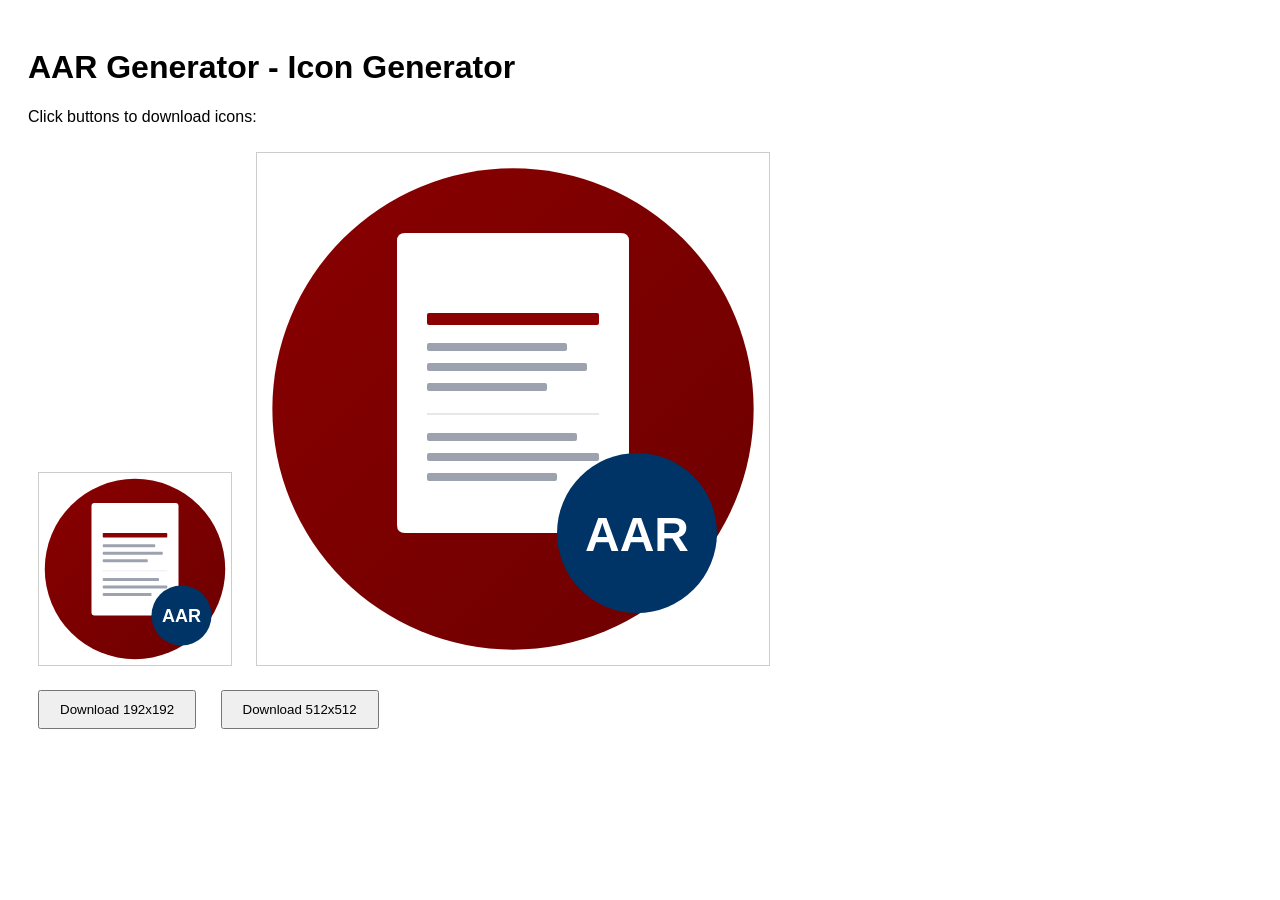
<file: tools/aar-generator/generate-icons.html>
<!DOCTYPE html>
<html>
<head>
  <title>Generate PWA Icons</title>
  <style>
    body { font-family: Arial, sans-serif; padding: 20px; }
    canvas { border: 1px solid #ccc; margin: 10px; }
    .download-btn { margin: 10px; padding: 10px 20px; cursor: pointer; }
  </style>
</head>
<body>
  <h1>AAR Generator - Icon Generator</h1>
  <p>Click buttons to download icons:</p>

  <div>
    <canvas id="icon192" width="192" height="192"></canvas>
    <canvas id="icon512" width="512" height="512"></canvas>
  </div>

  <button class="download-btn" onclick="download('icon192', 'icon-192.png')">Download 192x192</button>
  <button class="download-btn" onclick="download('icon512', 'icon-512.png')">Download 512x512</button>

  <script>
    function drawIcon(canvas) {
      const ctx = canvas.getContext('2d');
      const size = canvas.width;
      const scale = size / 512;

      // Background gradient
      const grad = ctx.createLinearGradient(0, 0, size, size);
      grad.addColorStop(0, '#8B0000');
      grad.addColorStop(1, '#6B0000');

      // Circle background
      ctx.beginPath();
      ctx.arc(size/2, size/2, size * 0.47, 0, Math.PI * 2);
      ctx.fillStyle = grad;
      ctx.fill();

      // Document
      ctx.fillStyle = '#FFFFFF';
      roundRect(ctx, 140*scale, 80*scale, 232*scale, 300*scale, 8*scale);
      ctx.fill();

      // Document lines
      ctx.fillStyle = '#8B0000';
      roundRect(ctx, 170*scale, 160*scale, 172*scale, 12*scale, 2*scale);
      ctx.fill();

      ctx.fillStyle = '#9CA3AF';
      [190, 210, 230, 280, 300, 320].forEach((y, i) => {
        const width = [140, 160, 120, 150, 172, 130][i];
        roundRect(ctx, 170*scale, y*scale, width*scale, 8*scale, 2*scale);
        ctx.fill();
      });

      // Divider
      ctx.fillStyle = '#E5E7EB';
      ctx.fillRect(170*scale, 260*scale, 172*scale, 2*scale);

      // AAR Badge
      ctx.beginPath();
      ctx.arc(380*scale, 380*scale, 80*scale, 0, Math.PI * 2);
      ctx.fillStyle = '#003366';
      ctx.fill();

      // AAR Text
      ctx.fillStyle = '#FFFFFF';
      ctx.font = `bold ${48*scale}px Arial`;
      ctx.textAlign = 'center';
      ctx.textBaseline = 'middle';
      ctx.fillText('AAR', 380*scale, 385*scale);
    }

    function roundRect(ctx, x, y, w, h, r) {
      ctx.beginPath();
      ctx.moveTo(x + r, y);
      ctx.lineTo(x + w - r, y);
      ctx.quadraticCurveTo(x + w, y, x + w, y + r);
      ctx.lineTo(x + w, y + h - r);
      ctx.quadraticCurveTo(x + w, y + h, x + w - r, y + h);
      ctx.lineTo(x + r, y + h);
      ctx.quadraticCurveTo(x, y + h, x, y + h - r);
      ctx.lineTo(x, y + r);
      ctx.quadraticCurveTo(x, y, x + r, y);
      ctx.closePath();
    }

    function download(canvasId, filename) {
      const canvas = document.getElementById(canvasId);
      const link = document.createElement('a');
      link.download = filename;
      link.href = canvas.toDataURL('image/png');
      link.click();
    }

    // Draw both icons
    drawIcon(document.getElementById('icon192'));
    drawIcon(document.getElementById('icon512'));
  </script>
</body>
</html>
</file>
<file: tools/award-writeup-generator/css/styles.css>
/* Award Write-Up Generator - Polished Styles
 * Matching naval letter generator quality
 */

:root {
  --scarlet: #8B0000;
  --scarlet-light: #A52A2A;
  --scarlet-dark: #6B0000;
  --gold: #b89d5b;
  --gold-light: #d4b86a;
  --bg: #f5f5f0;
  --white: #ffffff;
  --gray-100: #f8f9fa;
  --gray-200: #e9ecef;
  --gray-300: #dee2e6;
  --gray-400: #ced4da;
  --gray-500: #757575;
  --gray-600: #6c757d;
  --gray-700: #495057;
  --gray-800: #343a40;
  --success: #28a745;
  --danger: #dc3545;
  --warning: #ffc107;
  --radius: 6px;
  --shadow: 0 2px 8px rgba(0,0,0,0.08);
  --shadow-lg: 0 4px 16px rgba(0,0,0,0.12);
}

/* Dark Mode */
[data-theme="dark"] {
  --scarlet: #dc4444;
  --scarlet-light: #ef5555;
  --scarlet-dark: #bb3333;
  --gold: #d4b86a;
  --gold-light: #e5c87a;
  --bg: #1a1a1a;
  --white: #2d2d2d;
  --gray-100: #3a3a3a;
  --gray-200: #4a4a4a;
  --gray-300: #5a5a5a;
  --gray-400: #6a6a6a;
  --gray-500: #8a8a8a;
  --gray-600: #aaaaaa;
  --gray-700: #cccccc;
  --gray-800: #e5e5e5;
  --shadow: 0 2px 8px rgba(0,0,0,0.3);
  --shadow-lg: 0 4px 16px rgba(0,0,0,0.4);
}

[data-theme="dark"] header {
  background: linear-gradient(135deg, #5c1a1a 0%, #6c2a2a 100%);
}

/* Night Mode (Tactical) */
[data-theme="night"] {
  --scarlet: #ff0000;
  --scarlet-light: #ff3333;
  --scarlet-dark: #cc0000;
  --gold: #ff0000;
  --bg: #000000;
  --white: #0a0a0a;
  --gray-100: #141414;
  --gray-200: #1e1e1e;
  --gray-300: #282828;
  --gray-400: #323232;
  --gray-500: #660000;
  --gray-600: #990000;
  --gray-700: #cc0000;
  --gray-800: #ff0000;
}

[data-theme="night"] header {
  background: linear-gradient(135deg, #1a0000 0%, #2a0000 100%);
  border-color: #ff0000;
}

* {
  box-sizing: border-box;
  margin: 0;
  padding: 0;
}

body {
  font-family: -apple-system, BlinkMacSystemFont, 'Segoe UI', Roboto, Oxygen, Ubuntu, sans-serif;
  background: var(--bg);
  color: var(--gray-800);
  min-height: 100vh;
  line-height: 1.5;
}

.container {
  max-width: 900px;
  margin: 0 auto;
  padding: 20px;
  transition: max-width 0.3s, margin 0.3s;
}

.container.preview-active {
  margin-right: 50%;
}

/* Skip Link */
.skip-link {
  position: absolute;
  top: -40px;
  left: 0;
  background: var(--scarlet);
  color: white;
  padding: 8px 16px;
  z-index: 100;
  transition: top 0.2s;
  text-decoration: none;
  border-radius: 0 0 var(--radius) 0;
}

.skip-link:focus {
  top: 0;
}

/* Header */
header {
  background: linear-gradient(135deg, var(--scarlet) 0%, var(--scarlet-dark) 100%);
  padding: 24px 20px;
  text-align: center;
  border-bottom: 4px solid var(--gold);
  margin-bottom: 20px;
  border-radius: 0 0 var(--radius) var(--radius);
  position: relative;
}

header h1 {
  color: white;
  font-size: 1.5rem;
  font-weight: 600;
  letter-spacing: 0.5px;
  margin-bottom: 4px;
}

header .subtitle {
  color: var(--gold-light);
  font-size: 0.85rem;
  font-weight: 400;
}

.header-controls {
  position: absolute;
  top: 12px;
  right: 12px;
}

.theme-toggle {
  background: rgba(255,255,255,0.2);
  border: 1px solid rgba(255,255,255,0.3);
  border-radius: var(--radius);
  padding: 6px 14px;
  cursor: pointer;
  font-size: 1.4rem;
  color: #fff;
  transition: all 0.2s;
  line-height: 1;
}

.theme-toggle:hover {
  background: rgba(255,255,255,0.35);
  transform: scale(1.05);
}

.intro-link {
  text-align: center;
  margin-bottom: 20px;
  font-size: 0.9rem;
  color: var(--gray-600);
}

.intro-link a {
  color: var(--scarlet);
  font-weight: 600;
  text-decoration: none;
}

.intro-link a:hover {
  text-decoration: underline;
}

/* Form Sections */
.form-section {
  background: var(--white);
  padding: 20px 24px;
  margin-bottom: 16px;
  border-radius: var(--radius);
  box-shadow: var(--shadow);
  border-left: 3px solid var(--scarlet);
}

.section-title {
  color: var(--scarlet);
  font-size: 0.9rem;
  font-weight: 600;
  margin-bottom: 16px;
  text-transform: uppercase;
  letter-spacing: 0.5px;
  display: flex;
  align-items: center;
  gap: 8px;
}

.section-title::before {
  content: '';
  width: 4px;
  height: 16px;
  background: var(--gold);
  border-radius: 2px;
}

.section-header-with-actions {
  display: flex;
  justify-content: space-between;
  align-items: center;
  margin-bottom: 16px;
}

.section-header-with-actions .section-title {
  margin-bottom: 0;
}

/* Form Elements */
.form-row {
  display: flex;
  gap: 16px;
  margin-bottom: 16px;
  flex-wrap: wrap;
}

.form-row:last-child {
  margin-bottom: 0;
}

.form-group {
  flex: 1;
  min-width: 150px;
}

.form-group.small {
  flex: 0 0 140px;
  min-width: 140px;
}

.form-group.tiny {
  flex: 0 0 80px;
  min-width: 80px;
}

.form-group label {
  display: block;
  font-size: 0.8rem;
  font-weight: 600;
  color: var(--gray-700);
  margin-bottom: 6px;
  text-transform: uppercase;
  letter-spacing: 0.3px;
}

.input {
  width: 100%;
  padding: 10px 12px;
  border: 1px solid var(--gray-300);
  border-radius: var(--radius);
  font-size: 0.95rem;
  background: var(--white);
  color: var(--gray-800);
  transition: all 0.2s;
}

.input:focus {
  outline: none;
  border-color: var(--scarlet);
  box-shadow: 0 0 0 3px rgba(139, 0, 0, 0.1);
}

.input::placeholder {
  color: var(--gray-500);
}

.textarea {
  min-height: 100px;
  resize: vertical;
  font-family: inherit;
}

.input-sm {
  padding: 8px 10px;
  font-size: 0.85rem;
}

select.input {
  cursor: pointer;
}

.approval-display {
  padding: 10px 12px;
  background: var(--gray-100);
  border: 1px solid var(--gray-300);
  border-radius: var(--radius);
  font-size: 0.95rem;
  color: var(--gray-600);
  font-weight: 500;
}

.help-text {
  font-size: 0.8rem;
  color: var(--gray-500);
}

/* Award Type Selector */
.award-type-selector {
  display: grid;
  grid-template-columns: repeat(4, 1fr);
  gap: 12px;
  margin-bottom: 16px;
}

@media (max-width: 640px) {
  .award-type-selector {
    grid-template-columns: repeat(2, 1fr);
  }
}

.award-type-option {
  background: var(--white);
  border: 2px solid var(--gray-200);
  border-radius: var(--radius);
  padding: 16px 12px;
  text-align: center;
  cursor: pointer;
  transition: all 0.2s;
}

.award-type-option:hover {
  border-color: var(--gold);
  box-shadow: var(--shadow);
  transform: translateY(-2px);
}

.award-type-option.selected {
  border-color: var(--scarlet);
  border-width: 3px;
  background: var(--scarlet);
}

.award-type-option.selected h3,
.award-type-option.selected p,
.award-type-option.selected .award-limit {
  color: white;
}

.award-type-option.selected .award-limit {
  background: rgba(255, 255, 255, 0.2);
}

.award-type-option h3 {
  font-size: 1.1rem;
  font-weight: 700;
  color: var(--text-primary);
  margin-bottom: 4px;
}

.award-type-option p {
  font-size: 0.8rem;
  color: var(--gray-600);
  margin-bottom: 8px;
}

.award-limit {
  display: inline-block;
  font-size: 0.7rem;
  background: var(--gray-100);
  padding: 2px 8px;
  border-radius: 10px;
  color: var(--gray-500);
}

.other-awards-panel {
  margin-top: 12px;
}

.award-select {
  width: 100%;
  padding: 12px;
  border: 1px solid var(--gray-300);
  border-radius: var(--radius);
  font-size: 0.95rem;
  background: var(--white);
}

/* Quick Toolbar */
.quick-toolbar {
  display: flex;
  gap: 12px;
  margin-top: 16px;
  justify-content: center;
}

/* Buttons */
.btn {
  display: inline-flex;
  align-items: center;
  justify-content: center;
  gap: 8px;
  padding: 10px 20px;
  font-size: 0.9rem;
  font-weight: 600;
  border: none;
  border-radius: var(--radius);
  cursor: pointer;
  transition: all 0.2s;
  text-decoration: none;
}

.btn-primary {
  background: var(--scarlet);
  color: white;
}

.btn-primary:hover {
  background: var(--scarlet-dark);
  transform: translateY(-1px);
}

.btn-primary.active {
  background: var(--success);
}

.btn-secondary {
  background: var(--gray-600);
  color: white;
}

.btn-secondary:hover {
  background: var(--gray-700);
}

.btn-success {
  background: var(--success);
  color: white;
}

.btn-success:hover {
  background: #218838;
}

.btn-outline {
  background: transparent;
  border: 1px solid var(--gray-300);
  color: var(--gray-700);
}

.btn-outline:hover {
  background: var(--gray-100);
  border-color: var(--scarlet);
  color: var(--scarlet);
}

.btn-large {
  padding: 14px 28px;
  font-size: 1rem;
}

.btn-sm {
  padding: 6px 12px;
  font-size: 0.8rem;
}

/* Tab Bar - Pill Style */
.tab-bar {
  display: flex;
  gap: 8px;
  background: var(--gray-100);
  padding: 6px;
  border-radius: 30px;
  margin-bottom: 20px;
}

.tab-btn {
  flex: 1;
  padding: 12px 20px;
  background: transparent;
  border: none;
  border-radius: 24px;
  font-size: 0.9rem;
  font-weight: 600;
  color: var(--gray-600);
  cursor: pointer;
  transition: all 0.2s;
}

.tab-btn:hover {
  color: var(--scarlet);
  background: rgba(139, 0, 0, 0.1);
}

.tab-btn.active {
  color: white;
  background: var(--scarlet);
}

.tab-content {
  display: none;
}

.tab-content.active {
  display: block;
}

/* Citation Input */
.citation-input {
  font-family: 'Times New Roman', Times, serif;
  text-transform: uppercase;
  font-size: 1rem;
  line-height: 1.4;
}

/* Quick Verbs / Insert Buttons */
.quick-verbs {
  display: flex;
  flex-wrap: wrap;
  gap: 8px;
  align-items: center;
  margin-top: 12px;
  padding-top: 12px;
  border-top: 1px solid var(--gray-200);
}

.quick-verbs-label {
  font-size: 0.75rem;
  font-weight: 700;
  color: var(--gray-500);
  text-transform: uppercase;
  letter-spacing: 0.5px;
}

.verb-btn {
  padding: 6px 14px;
  background: var(--white);
  border: 1px solid var(--gray-300);
  border-radius: 20px;
  font-size: 0.85rem;
  font-weight: 500;
  color: var(--gray-700);
  cursor: pointer;
  transition: all 0.2s;
}

.verb-btn:hover {
  background: var(--scarlet);
  color: white;
  border-color: var(--scarlet);
  transform: translateY(-1px);
}

.verb-btn:active {
  transform: translateY(0);
}

/* Character Badges */
.char-badges {
  display: flex;
  gap: 8px;
}

.status-badge {
  display: inline-block;
  padding: 4px 12px;
  font-size: 0.8rem;
  font-weight: 600;
  border-radius: 20px;
  background: var(--scarlet);
  color: white;
}

.status-badge.secondary {
  background: var(--gray-500);
}

.status-badge.warning {
  background: var(--warning);
  color: var(--gray-800);
}

.status-badge.error {
  background: var(--danger);
}

/* Attributes Grid */
.attributes-grid {
  display: grid;
  grid-template-columns: repeat(auto-fill, minmax(200px, 1fr));
  gap: 8px;
  margin-bottom: 12px;
}

.attribute-chip {
  padding: 10px 14px;
  background: var(--gray-100);
  border: 2px solid var(--gray-200);
  border-radius: var(--radius);
  font-size: 0.85rem;
  color: var(--gray-700);
  cursor: pointer;
  transition: all 0.2s;
  text-align: left;
  outline: none;
}

.attribute-chip:hover:not(.disabled) {
  border-color: var(--scarlet);
  background: var(--gray-50);
}

.attribute-chip:focus {
  outline: none;
  box-shadow: 0 0 0 3px rgba(139, 0, 0, 0.2);
}

.attribute-chip.selected {
  background: var(--scarlet);
  color: white;
  border-color: var(--scarlet);
}

.attribute-chip.selected:focus {
  box-shadow: 0 0 0 3px rgba(139, 0, 0, 0.3);
}

.attribute-chip.disabled,
.attribute-chip:disabled {
  opacity: 0.4;
  cursor: not-allowed;
  pointer-events: none;
  background: var(--gray-100);
  border-color: var(--gray-200);
  color: var(--gray-500);
}

.attribute-chip.disabled:hover,
.attribute-chip:disabled:hover {
  border-color: var(--gray-200);
  background: var(--gray-100);
}

.attribute-status {
  font-size: 0.85rem;
  color: var(--gray-500);
  font-style: italic;
}

.attribute-status.complete {
  color: var(--success);
  font-style: normal;
  font-weight: 600;
}

/* Achievement Blocks */
.achievement-block {
  background: var(--gray-50);
  border: 1px solid var(--gray-200);
  border-radius: var(--radius);
  padding: 16px;
  margin-bottom: 12px;
  position: relative;
}

.achievement-header {
  display: flex;
  align-items: center;
  gap: 8px;
  margin-bottom: 10px;
}

.achievement-letter {
  font-weight: 700;
  color: var(--scarlet);
  font-size: 1rem;
}

.achievement-block .remove-btn {
  position: absolute;
  top: 8px;
  right: 8px;
  background: none;
  border: none;
  color: var(--danger);
  font-size: 1.2rem;
  cursor: pointer;
  padding: 4px 8px;
  opacity: 0.6;
}

.achievement-block .remove-btn:hover {
  opacity: 1;
}

.quant-row {
  display: flex;
  gap: 10px;
  margin-top: 10px;
}

.quant-row .input {
  flex: 1;
}

/* Actions Bar */
.actions-bar {
  display: flex;
  justify-content: space-between;
  align-items: center;
  flex-wrap: wrap;
  gap: 16px;
  margin-top: 20px;
  padding: 20px;
  background: var(--white);
  border-radius: var(--radius);
  box-shadow: var(--shadow);
}

.actions-primary {
  display: flex;
  gap: 12px;
}

.actions-secondary {
  display: flex;
  gap: 12px;
}

/* Verb Categories */
.verb-category {
  margin-bottom: 24px;
}

.verb-category:last-child {
  margin-bottom: 0;
}

.verb-category-title {
  font-size: 0.95rem;
  font-weight: 600;
  color: var(--scarlet);
  margin-bottom: 8px;
  padding-bottom: 6px;
  border-bottom: 2px solid var(--gold);
}

.verb-category-desc {
  font-size: 0.8rem;
  color: var(--gray-500);
  margin-bottom: 10px;
}

.verb-list {
  display: flex;
  flex-wrap: wrap;
  gap: 8px;
}

.verb-chip {
  padding: 8px 14px;
  background: var(--gray-100);
  border: 1px solid var(--gray-200);
  border-radius: 20px;
  font-size: 0.85rem;
  color: var(--gray-700);
  cursor: pointer;
  transition: all 0.2s;
}

.verb-chip:hover {
  background: var(--scarlet);
  color: white;
  border-color: var(--scarlet);
  transform: translateY(-1px);
}

/* Live Preview Pane */
.live-preview-pane {
  position: fixed;
  top: 0;
  right: 0;
  width: 50%;
  height: 100vh;
  background: #f5f5f5;
  border-left: 1px solid #ddd;
  display: none;
  flex-direction: column;
  z-index: 1000;
}

.live-preview-pane.show {
  display: flex;
}

.preview-header {
  display: flex;
  justify-content: space-between;
  align-items: center;
  padding: 12px 16px;
  background: #333;
  color: white;
  font-weight: 500;
}

.preview-close {
  background: none;
  border: none;
  color: white;
  font-size: 24px;
  cursor: pointer;
  opacity: 0.7;
}

.preview-close:hover {
  opacity: 1;
}

.preview-frame {
  flex: 1;
  border: none;
  background: white;
}

.preview-loading {
  position: absolute;
  top: 50%;
  left: 50%;
  transform: translate(-50%, -50%);
  display: none;
  flex-direction: column;
  align-items: center;
  gap: 12px;
  color: #666;
  z-index: 10;
}

.preview-loading.show {
  display: flex;
}

.spinner {
  width: 32px;
  height: 32px;
  border: 3px solid #ddd;
  border-top-color: #333;
  border-radius: 50%;
  animation: spin 1s linear infinite;
}

@keyframes spin {
  to { transform: rotate(360deg); }
}

/* Toast */
.toast {
  position: fixed;
  bottom: 24px;
  left: 50%;
  transform: translateX(-50%) translateY(100px);
  background: var(--gray-800);
  color: white;
  padding: 12px 24px;
  border-radius: var(--radius);
  box-shadow: var(--shadow-lg);
  opacity: 0;
  visibility: hidden;
  transition: all 0.3s;
  z-index: 2000;
}

.toast.show {
  opacity: 1;
  visibility: visible;
  transform: translateX(-50%) translateY(0);
}

/* Footer */
footer {
  text-align: center;
  padding: 24px;
  margin-top: 24px;
  color: var(--gray-500);
  font-size: 0.85rem;
}

footer a {
  color: var(--scarlet);
  text-decoration: none;
}

footer a:hover {
  text-decoration: underline;
}

/* Responsive */
@media (max-width: 1024px) {
  .live-preview-pane {
    width: 100%;
    right: -100%;
  }

  .container.preview-active {
    display: none;
  }
}

@media (max-width: 640px) {
  .container {
    padding: 12px;
  }

  header h1 {
    font-size: 1.2rem;
  }

  .form-section {
    padding: 16px;
  }

  .form-row {
    flex-direction: column;
    gap: 12px;
  }

  .form-group.small,
  .form-group.tiny {
    flex: 1;
    min-width: 100%;
  }

  .actions-bar {
    flex-direction: column;
  }

  .quick-toolbar {
    flex-direction: column;
  }

  .tab-btn {
    padding: 12px;
    font-size: 0.8rem;
  }
}

/* Print Styles */
@media print {
  body {
    background: white;
  }

  .container {
    max-width: 100%;
    padding: 0;
  }

  header, footer, .tab-bar, .actions-bar,
  .quick-toolbar, .quick-verbs, .form-section,
  .skip-link, .toast, .live-preview-pane {
    display: none !important;
  }

  .preview-document {
    box-shadow: none;
    padding: 0;
    min-height: auto;
  }
}

/* Dark mode adjustments */
[data-theme="dark"] .form-section {
  background: var(--white);
  border-color: var(--scarlet);
}

[data-theme="dark"] .input {
  background: var(--gray-100);
  border-color: var(--gray-400);
  color: var(--gray-800);
}

[data-theme="dark"] .award-type-option {
  background: var(--gray-100);
  border-color: var(--gray-300);
}

[data-theme="dark"] .award-type-option.selected {
  background: var(--scarlet);
  border-color: var(--scarlet);
}

[data-theme="dark"] .tab-bar {
  background: var(--gray-200);
}

[data-theme="dark"] .tab-btn {
  color: var(--gray-700);
}

[data-theme="dark"] .tab-btn:hover {
  background: rgba(139, 0, 0, 0.2);
}

[data-theme="dark"] .tab-btn.active {
  background: var(--scarlet);
  color: white;
}
</file>
<file: tools/osmeac-generator/css/styles.css>
/* OSMEAC Generator - Polished Styles
 * Matching award-writeup-generator quality
 */

:root {
  --scarlet: #8B0000;
  --scarlet-light: #A52A2A;
  --scarlet-dark: #6B0000;
  --gold: #b89d5b;
  --gold-light: #d4b86a;
  --bg: #f5f5f0;
  --white: #ffffff;
  --gray-50: #fafafa;
  --gray-100: #f8f9fa;
  --gray-200: #e9ecef;
  --gray-300: #dee2e6;
  --gray-400: #ced4da;
  --gray-500: #757575;
  --gray-600: #6c757d;
  --gray-700: #495057;
  --gray-800: #343a40;
  --success: #28a745;
  --danger: #dc3545;
  --warning: #ffc107;
  --radius: 6px;
  --shadow: 0 2px 8px rgba(0,0,0,0.08);
  --shadow-lg: 0 4px 16px rgba(0,0,0,0.12);
}

/* Dark Mode */
[data-theme="dark"] {
  --scarlet: #dc4444;
  --scarlet-light: #ef5555;
  --scarlet-dark: #bb3333;
  --gold: #d4b86a;
  --gold-light: #e5c87a;
  --bg: #1a1a1a;
  --white: #2d2d2d;
  --gray-50: #333333;
  --gray-100: #3a3a3a;
  --gray-200: #4a4a4a;
  --gray-300: #5a5a5a;
  --gray-400: #6a6a6a;
  --gray-500: #8a8a8a;
  --gray-600: #aaaaaa;
  --gray-700: #cccccc;
  --gray-800: #e5e5e5;
  --shadow: 0 2px 8px rgba(0,0,0,0.3);
  --shadow-lg: 0 4px 16px rgba(0,0,0,0.4);
}

[data-theme="dark"] header {
  background: linear-gradient(135deg, #5c1a1a 0%, #6c2a2a 100%);
}

/* Night Mode (Tactical Red) */
[data-theme="night"] {
  --scarlet: #ff0000;
  --scarlet-light: #ff3333;
  --scarlet-dark: #cc0000;
  --gold: #ff0000;
  --bg: #000000;
  --white: #0a0a0a;
  --gray-50: #111111;
  --gray-100: #141414;
  --gray-200: #1e1e1e;
  --gray-300: #282828;
  --gray-400: #323232;
  --gray-500: #660000;
  --gray-600: #990000;
  --gray-700: #cc0000;
  --gray-800: #ff0000;
}

[data-theme="night"] header {
  background: linear-gradient(135deg, #1a0000 0%, #2a0000 100%);
  border-color: #ff0000;
}

* {
  box-sizing: border-box;
  margin: 0;
  padding: 0;
}

body {
  font-family: -apple-system, BlinkMacSystemFont, 'Segoe UI', Roboto, Oxygen, Ubuntu, sans-serif;
  background: var(--bg);
  color: var(--gray-800);
  min-height: 100vh;
  line-height: 1.5;
}

/* Container */
.container {
  max-width: 900px;
  margin: 0 auto;
  padding: 20px;
  transition: max-width 0.3s, margin 0.3s;
}

.container.preview-active {
  margin-right: 50%;
}

/* Skip Link */
.skip-link {
  position: absolute;
  top: -40px;
  left: 0;
  background: var(--scarlet);
  color: white;
  padding: 8px 16px;
  z-index: 100;
  transition: top 0.2s;
  text-decoration: none;
  border-radius: 0 0 var(--radius) 0;
}

.skip-link:focus {
  top: 0;
}

/* Header */
header {
  background: linear-gradient(135deg, var(--scarlet) 0%, var(--scarlet-dark) 100%);
  padding: 24px 20px;
  text-align: center;
  border-bottom: 4px solid var(--gold);
  margin-bottom: 20px;
  border-radius: 0 0 var(--radius) var(--radius);
  position: relative;
}

header h1 {
  color: white;
  font-size: 1.5rem;
  font-weight: 600;
  letter-spacing: 0.5px;
  margin-bottom: 4px;
}

header .subtitle {
  color: var(--gold-light);
  font-size: 0.85rem;
  font-weight: 400;
}

.header-actions {
  position: absolute;
  top: 12px;
  right: 12px;
}

.theme-toggle-btn {
  background: rgba(255,255,255,0.15);
  border: 1px solid rgba(255,255,255,0.25);
  border-radius: var(--radius);
  padding: 6px 14px;
  cursor: pointer;
  font-size: 1.3rem;
  color: #fff;
  transition: all 0.2s;
  line-height: 1;
}

.theme-toggle-btn:hover {
  background: rgba(255,255,255,0.3);
  transform: scale(1.05);
}

/* Tagline Bar */
.tagline-bar {
  text-align: center;
  padding: 10px 16px;
  background: var(--gray-100);
  color: var(--gray-600);
  font-size: 0.85rem;
  margin-bottom: 20px;
  border-radius: var(--radius);
}

.tagline-bar a {
  color: var(--scarlet);
  font-weight: 600;
  text-decoration: none;
}

.tagline-bar a:hover {
  text-decoration: underline;
}

/* Form Sections */
.form-section {
  background: var(--white);
  padding: 20px 24px;
  margin-bottom: 16px;
  border-radius: var(--radius);
  box-shadow: var(--shadow);
  border-left: 3px solid var(--scarlet);
}

.section-title {
  color: var(--scarlet);
  font-size: 0.9rem;
  font-weight: 600;
  margin-bottom: 16px;
  text-transform: uppercase;
  letter-spacing: 0.5px;
  display: flex;
  align-items: center;
  gap: 8px;
}

.section-title::before {
  content: '';
  width: 4px;
  height: 16px;
  background: var(--gold);
  border-radius: 2px;
}

/* Section Tabs */
.section-tabs {
  display: grid;
  grid-template-columns: repeat(6, 1fr);
  gap: 8px;
  margin-bottom: 16px;
}

.section-tab {
  padding: 12px 8px;
  font-size: 1.1rem;
  font-weight: 700;
  text-align: center;
  background: var(--gray-100);
  border: 2px solid var(--gray-200);
  border-radius: var(--radius);
  cursor: pointer;
  transition: all 0.2s;
  color: var(--gray-600);
}

.section-tab:hover {
  border-color: var(--scarlet);
  color: var(--scarlet);
  transform: translateY(-2px);
}

.section-tab.active {
  background: var(--scarlet);
  border-color: var(--scarlet);
  color: white;
}

/* Quick Toolbar */
.quick-toolbar {
  display: flex;
  gap: 12px;
  margin-top: 16px;
  justify-content: center;
  flex-wrap: wrap;
}

/* Menu Dropdown */
.menu-dropdown {
  margin-top: 12px;
  background: var(--gray-50);
  border: 1px solid var(--gray-200);
  border-radius: var(--radius);
  padding: 8px 0;
}

.menu-dropdown.hidden {
  display: none;
}

.menu-item {
  display: block;
  width: 100%;
  padding: 10px 16px;
  text-align: left;
  background: none;
  border: none;
  color: var(--gray-700);
  cursor: pointer;
  font-size: 0.9rem;
  transition: background 0.15s;
}

.menu-item:hover {
  background: var(--gray-100);
  color: var(--scarlet);
}

.menu-divider {
  border: none;
  border-top: 1px solid var(--gray-200);
  margin: 8px 0;
}

/* Section Forms */
.section-form {
  display: none;
}

.section-form.active {
  display: block;
}

/* Form Elements */
.form-row {
  display: flex;
  gap: 16px;
  margin-bottom: 16px;
  flex-wrap: wrap;
}

.form-row:last-child {
  margin-bottom: 0;
}

.form-group {
  flex: 1;
  min-width: 150px;
  margin-bottom: 16px;
}

.form-group:last-child {
  margin-bottom: 0;
}

.label {
  display: block;
  font-size: 0.8rem;
  font-weight: 600;
  color: var(--gray-700);
  margin-bottom: 6px;
  text-transform: uppercase;
  letter-spacing: 0.3px;
}

.input {
  width: 100%;
  padding: 10px 12px;
  border: 1px solid var(--gray-300);
  border-radius: var(--radius);
  font-size: 0.95rem;
  background: var(--white);
  color: var(--gray-800);
  transition: all 0.2s;
}

.input:focus {
  outline: none;
  border-color: var(--scarlet);
  box-shadow: 0 0 0 3px rgba(139, 0, 0, 0.1);
}

.input::placeholder {
  color: var(--gray-500);
}

.textarea {
  min-height: 80px;
  resize: vertical;
  font-family: inherit;
}

.select {
  cursor: pointer;
  appearance: none;
  background-image: url("data:image/svg+xml,%3Csvg xmlns='http://www.w3.org/2000/svg' width='12' height='12' viewBox='0 0 24 24' fill='none' stroke='%236B7280' stroke-width='2'%3E%3Cpolyline points='6,9 12,15 18,9'%3E%3C/polyline%3E%3C/svg%3E");
  background-repeat: no-repeat;
  background-position: right 12px center;
  padding-right: 36px;
}

.help-text {
  font-size: 0.8rem;
  color: var(--gray-500);
}

/* Fieldset */
.fieldset {
  border: 1px solid var(--gray-200);
  border-radius: var(--radius);
  padding: 16px;
  margin-bottom: 16px;
  background: var(--gray-50);
}

.legend {
  font-size: 0.85rem;
  font-weight: 600;
  color: var(--scarlet);
  padding: 0 8px;
}

/* Mission Preview Box */
.mission-preview-box {
  background: var(--gray-50);
  border: 1px solid var(--gray-200);
  border-radius: var(--radius);
  padding: 16px;
  margin-top: 16px;
}

.mission-preview-box h3 {
  font-size: 0.8rem;
  color: var(--gray-500);
  margin-bottom: 8px;
  text-transform: uppercase;
}

.mission-statement-text {
  font-style: italic;
  color: var(--gray-800);
  line-height: 1.6;
}

/* Buttons */
.btn {
  display: inline-flex;
  align-items: center;
  justify-content: center;
  gap: 8px;
  padding: 10px 20px;
  font-size: 0.9rem;
  font-weight: 600;
  border: none;
  border-radius: var(--radius);
  cursor: pointer;
  transition: all 0.2s;
  text-decoration: none;
}

.btn-primary {
  background: var(--scarlet);
  color: white;
}

.btn-primary:hover {
  background: var(--scarlet-dark);
  transform: translateY(-1px);
}

.btn--preview {
  background: var(--gray-600);
  color: white;
}

.btn--preview:hover {
  background: var(--gray-700);
}

.btn--preview.active,
.btn-primary.active {
  background: var(--success);
}

.btn-secondary {
  background: var(--gray-600);
  color: white;
}

.btn-secondary:hover {
  background: var(--gray-700);
}

.btn-outline {
  background: transparent;
  border: 1px solid var(--gray-300);
  color: var(--gray-700);
}

.btn-outline:hover {
  background: var(--gray-100);
  border-color: var(--scarlet);
  color: var(--scarlet);
}

.btn-sm {
  padding: 6px 12px;
  font-size: 0.8rem;
}

/* Live Preview Pane */
.live-preview-pane {
  position: fixed;
  top: 0;
  right: 0;
  width: 50%;
  height: 100vh;
  background: var(--gray-200);
  border-left: 1px solid var(--gray-400);
  display: none;
  flex-direction: column;
  z-index: 1000;
}

.live-preview-pane.show {
  display: flex;
}

.preview-header {
  display: flex;
  justify-content: space-between;
  align-items: center;
  padding: 10px 16px;
  background: var(--gray-100);
  border-bottom: 1px solid var(--gray-300);
  color: var(--gray-700);
  font-weight: 600;
  font-size: 0.85rem;
  text-transform: uppercase;
  letter-spacing: 0.5px;
}

.preview-close {
  background: none;
  border: none;
  color: var(--gray-600);
  font-size: 20px;
  cursor: pointer;
  padding: 4px 8px;
  border-radius: var(--radius);
  transition: all 0.15s;
}

.preview-close:hover {
  background: var(--gray-200);
  color: var(--scarlet);
}

.preview-content {
  flex: 1;
  overflow: auto;
  padding: 32px;
  display: flex;
  justify-content: center;
  align-items: flex-start;
  background: var(--gray-300);
}

.preview-loading {
  position: absolute;
  top: 50%;
  left: 50%;
  transform: translate(-50%, -50%);
  display: none;
  flex-direction: column;
  align-items: center;
  gap: 12px;
  color: var(--gray-600);
  z-index: 10;
}

.preview-loading.show {
  display: flex;
}

.spinner {
  width: 32px;
  height: 32px;
  border: 3px solid var(--gray-400);
  border-top-color: var(--scarlet);
  border-radius: 50%;
  animation: spin 1s linear infinite;
}

@keyframes spin {
  to { transform: rotate(360deg); }
}

/* Order Document Preview - THE ACTUAL DOCUMENT */
.order-document {
  background: #fff;
  width: 612px;  /* 8.5in at 72dpi */
  max-width: 100%;
  padding: 54px 72px;  /* 0.75in top/bottom, 1in sides */
  font-family: 'Times New Roman', Times, serif;
  font-size: 10px;
  line-height: 1.4;
  color: #000;
  box-shadow: 0 2px 4px rgba(0,0,0,0.1), 0 8px 32px rgba(0,0,0,0.15);
}

.order-document .order-header {
  text-align: center;
  font-weight: bold;
  font-size: 11px;
  margin-bottom: 16px;
  text-transform: uppercase;
  letter-spacing: 1px;
  padding-bottom: 10px;
  border-bottom: 1px solid #ddd;
}

.order-document .order-section {
  margin-bottom: 12px;
  page-break-inside: avoid;
}

.order-document .section-heading {
  font-weight: bold;
  text-transform: uppercase;
  margin-bottom: 4px;
  font-size: 10px;
  color: #000;
}

.order-document .subsection {
  margin-left: 18px;
  margin-bottom: 2px;
  text-indent: 0;
}

.order-document .sub-subsection {
  margin-left: 36px;
  margin-bottom: 1px;
}

.order-document .bullet-item {
  margin-left: 48px;
  margin-bottom: 1px;
  padding-left: 10px;
  position: relative;
}

.order-document .bullet-item::before {
  content: '•';
  position: absolute;
  left: 0;
}

.order-document .question {
  margin-top: 8px;
  font-style: italic;
  color: #555;
}

.order-document .mission-text {
  font-weight: bold;
  padding: 6px 0;
}

.order-document .time-hack {
  margin-top: 8px;
  font-weight: bold;
  text-transform: uppercase;
}

/* Page break styling */
.order-document .page-break {
  height: 24px;
  border-top: 1px dashed #ccc;
  margin: 16px 0;
  position: relative;
}

.order-document .page-break::after {
  content: 'Page Break';
  position: absolute;
  top: -8px;
  left: 50%;
  transform: translateX(-50%);
  background: #fff;
  padding: 0 8px;
  font-size: 8px;
  color: #999;
  text-transform: uppercase;
}

/* Modals */
.modal-overlay {
  position: fixed;
  inset: 0;
  background: rgba(0,0,0,0.5);
  display: flex;
  align-items: center;
  justify-content: center;
  padding: 20px;
  z-index: 2000;
  opacity: 0;
  visibility: hidden;
  transition: all 0.2s;
}

.modal-overlay--active {
  opacity: 1;
  visibility: visible;
}

.modal {
  background: var(--white);
  border-radius: var(--radius);
  width: 100%;
  max-width: 400px;
  max-height: 90vh;
  overflow-y: auto;
  box-shadow: var(--shadow-lg);
}

.modal__header {
  padding: 16px 20px;
  background: var(--scarlet);
  color: white;
  border-radius: var(--radius) var(--radius) 0 0;
}

.modal__title {
  font-size: 1.1rem;
  font-weight: 600;
}

.modal__body {
  padding: 20px;
}

.modal__footer {
  padding: 16px 20px;
  border-top: 1px solid var(--gray-200);
  display: flex;
  justify-content: flex-end;
  gap: 12px;
}

/* Saved Orders List */
.saved-orders-list {
  max-height: 300px;
  overflow-y: auto;
}

.saved-order-item {
  display: flex;
  align-items: center;
  justify-content: space-between;
  padding: 12px;
  border: 1px solid var(--gray-200);
  border-radius: var(--radius);
  margin-bottom: 8px;
  cursor: pointer;
  transition: all 0.15s;
}

.saved-order-item:hover {
  background: var(--gray-50);
  border-color: var(--scarlet);
}

.saved-order-name {
  font-weight: 500;
}

.saved-order-date {
  font-size: 0.75rem;
  color: var(--gray-500);
}

.saved-order-delete {
  background: none;
  border: none;
  color: var(--danger);
  cursor: pointer;
  padding: 4px 8px;
  font-size: 1.2rem;
}

/* QR Share Modal */
.qr-modal {
  max-width: 420px;
  text-align: center;
}

.qr-modal .modal__header {
  display: flex;
  justify-content: space-between;
  align-items: center;
}

.modal__close {
  background: none;
  border: none;
  color: white;
  font-size: 1.5rem;
  cursor: pointer;
  padding: 8px;
  margin: -8px;
  line-height: 1;
  opacity: 0.8;
  transition: opacity 0.15s;
  min-width: 44px;
  min-height: 44px;
  display: flex;
  align-items: center;
  justify-content: center;
}

.modal__close:hover,
.modal__close:active {
  opacity: 1;
}

.qr-modal__body {
  padding: 24px 20px;
}

.qr-instructions {
  font-size: 0.9rem;
  color: var(--gray-600);
  margin-bottom: 20px;
  line-height: 1.5;
}

.qr-code-container {
  background: #ffffff;
  padding: 16px;
  border-radius: var(--radius);
  display: inline-flex;
  align-items: center;
  justify-content: center;
  margin: 0 auto 16px;
  box-shadow: 0 2px 8px rgba(0,0,0,0.1);
  max-width: 100%;
  box-sizing: border-box;
}

.qr-code-container svg {
  display: block;
  max-width: 100%;
  height: auto;
}

.qr-placeholder {
  width: 200px;
  height: 200px;
  display: flex;
  align-items: center;
  justify-content: center;
  color: var(--gray-500);
  font-size: 0.9rem;
}

.qr-error {
  color: var(--danger);
  font-size: 0.85rem;
  margin-bottom: 12px;
  padding: 12px;
  background: rgba(220,53,69,0.1);
  border-radius: var(--radius);
}

.qr-data-size {
  font-size: 0.75rem;
  color: var(--gray-500);
  margin-bottom: 12px;
}

.qr-requirements {
  font-size: 0.8rem;
  color: var(--gray-700);
  margin: 16px 0 8px;
  padding: 12px;
  background: var(--gray-100);
  border-radius: var(--radius);
  border-left: 3px solid var(--scarlet);
  text-align: left;
  line-height: 1.5;
}

.qr-note {
  font-size: 0.8rem;
  color: var(--gold);
  font-weight: 500;
  margin-top: 8px;
  padding: 8px 12px;
  background: rgba(184, 157, 91, 0.1);
  border-radius: var(--radius);
}

[data-theme="dark"] .qr-code-container {
  background: #ffffff;
}

[data-theme="night"] .qr-code-container {
  background: #ffffff;
}

[data-theme="night"] .qr-note {
  color: #ff0000;
  background: rgba(255,0,0,0.1);
}

/* Toast */
.toast {
  position: fixed;
  bottom: 24px;
  left: 50%;
  transform: translateX(-50%) translateY(100px);
  background: var(--gray-800);
  color: white;
  padding: 12px 24px;
  border-radius: var(--radius);
  box-shadow: var(--shadow-lg);
  opacity: 0;
  visibility: hidden;
  transition: all 0.3s;
  z-index: 3000;
}

.toast.show {
  opacity: 1;
  visibility: visible;
  transform: translateX(-50%) translateY(0);
}

/* Footer */
footer {
  text-align: center;
  padding: 24px;
  margin-top: 24px;
  color: var(--gray-500);
  font-size: 0.85rem;
}

footer a {
  color: var(--scarlet);
  text-decoration: none;
}

footer a:hover {
  text-decoration: underline;
}

/* Utilities */
.hidden {
  display: none !important;
}

.no-print {
  /* Handled in print styles */
}

/* Responsive */
@media (max-width: 1024px) {
  .live-preview-pane {
    width: 100%;
  }
  .container.preview-active {
    display: none;
  }
}

@media (max-width: 640px) {
  .container {
    padding: 12px;
  }
  header h1 {
    font-size: 1.2rem;
  }
  .form-section {
    padding: 16px;
  }
  .section-tabs {
    grid-template-columns: repeat(3, 1fr);
  }
  .form-row {
    flex-direction: column;
    gap: 0;
  }
  .quick-toolbar {
    flex-direction: column;
  }
  .quick-toolbar .btn {
    width: 100%;
  }

  /* QR Modal Mobile */
  .modal-overlay {
    padding: 12px;
    align-items: flex-start;
    padding-top: 10vh;
  }
  .modal {
    max-width: 100%;
    max-height: 85vh;
  }
  .qr-modal {
    max-width: 100%;
  }
  .qr-modal__body {
    padding: 16px;
  }
  .qr-instructions {
    font-size: 0.85rem;
    margin-bottom: 16px;
  }
  .qr-code-container {
    padding: 12px;
    width: 100%;
    max-width: 280px;
  }
  .qr-code-container svg {
    width: 100% !important;
    height: auto !important;
  }
  .qr-placeholder {
    width: 100%;
    max-width: 250px;
    height: 250px;
  }
  .qr-requirements {
    font-size: 0.75rem;
    padding: 10px;
  }
  .qr-note {
    font-size: 0.75rem;
    padding: 8px 10px;
  }
  .modal__footer {
    flex-direction: column;
    gap: 8px;
    padding: 12px 16px;
  }
  .modal__footer .btn {
    width: 100%;
    padding: 14px 16px;
    font-size: 1rem;
  }
}

/* Very small screens (iPhone SE, older devices) */
@media (max-width: 380px) {
  .qr-modal .modal__header {
    padding: 12px 14px;
  }
  .qr-modal__body {
    padding: 12px;
  }
  .qr-code-container {
    padding: 8px;
    max-width: 240px;
  }
  .qr-instructions {
    font-size: 0.8rem;
  }
  .qr-requirements {
    font-size: 0.7rem;
    padding: 8px;
  }
  .modal__footer {
    padding: 10px 12px;
  }
}

/* Print Styles */
@media print {
  body {
    background: white;
  }
  .container, header, .tagline-bar, .no-print, footer, .form-section,
  .preview-header, .preview-loading, .toast {
    display: none !important;
  }
  .live-preview-pane {
    position: static;
    width: 100%;
    height: auto;
    display: block !important;
    background: white;
    border: none;
  }
  .preview-content {
    padding: 0;
  }
  .order-document {
    box-shadow: none;
    padding: 0.5in;
    min-height: auto;
    width: 100%;
    max-width: 100%;
  }
}

/* Dark mode form adjustments */
[data-theme="dark"] .form-section {
  background: var(--white);
  border-color: var(--scarlet);
}

[data-theme="dark"] .input {
  background: var(--gray-100);
  border-color: var(--gray-400);
  color: var(--gray-800);
}

[data-theme="dark"] .fieldset {
  background: var(--gray-100);
  border-color: var(--gray-400);
}

[data-theme="dark"] .section-tab {
  background: var(--gray-100);
  border-color: var(--gray-400);
}

[data-theme="dark"] .section-tab.active {
  background: var(--scarlet);
  border-color: var(--scarlet);
}

/* Night mode preview pane */
[data-theme="night"] .live-preview-pane {
  background: #0a0a0a;
  border-color: #330000;
}

[data-theme="night"] .preview-header {
  background: #111;
  border-color: #330000;
}

[data-theme="night"] .preview-content {
  background: #050505;
}

[data-theme="night"] .preview-close:hover {
  background: #1a0000;
}

[data-theme="night"] .order-document {
  background: #0a0000;
  color: #ff0000;
  border: 1px solid #330000;
  box-shadow: 0 4px 20px rgba(255,0,0,0.1);
}

[data-theme="night"] .order-document .order-header {
  border-bottom-color: #330000;
}

[data-theme="night"] .order-document .section-heading {
  color: #ff0000;
}

[data-theme="night"] .order-document .question {
  color: #cc0000;
}

[data-theme="night"] .order-document .page-break {
  border-color: #330000;
}

[data-theme="night"] .order-document .page-break::after {
  background: #0a0000;
  color: #660000;
}

/* Night mode form adjustments */
[data-theme="night"] .form-section {
  background: var(--white);
  border-color: var(--scarlet);
}

[data-theme="night"] .input {
  background: var(--gray-100);
  border-color: var(--gray-400);
  color: var(--gray-800);
}

[data-theme="night"] .fieldset {
  background: var(--gray-100);
  border-color: var(--gray-400);
}

[data-theme="night"] .section-tab {
  background: var(--gray-100);
  border-color: var(--gray-400);
}

[data-theme="night"] .section-tab.active {
  background: var(--scarlet);
  border-color: var(--scarlet);
}

[data-theme="night"] .toast {
  background: #1a0000;
  color: #ff0000;
  border: 1px solid #330000;
}

[data-theme="night"] .modal {
  background: #0a0000;
  border: 1px solid #330000;
}

[data-theme="night"] .modal__header {
  background: #1a0000;
  color: #ff0000;
}
</file>
<file: tools/pros-cons-generator/css/styles.css>
/* ============================================
   USMC Tools - Pros/Cons Generator
   OSMEAC Color Scheme with Full Theme Support
   ============================================ */

/* ===========================================
   CSS Variables - Dark Mode (Default)
   =========================================== */
:root {
  /* OSMEAC Color Scheme - Dark Mode Default */
  --bg-body: #1A1A1A;
  --bg-card: #2D2D2D;
  --bg-input: #3A3A3A;
  --border-input: #6A6A6A;
  --text-primary: #E5E5E5;
  --text-secondary: #CCCCCC;
  --text-muted: #AAAAAA;
  --accent-red: #DC4444;
  --accent-yellow: #EAB308;
  --btn-primary: #C41E3A;
  --header-gradient-start: #5C1A1A;
  --header-gradient-end: #6C2A2A;
  --tab-active-bg: #DC4444;
  --tab-inactive-bg: #3A3A3A;

  /* Legacy variable mappings for compatibility */
  --primary: #DC4444;
  --primary-dark: #B93333;
  --primary-light: #E55555;
  --secondary: #3A3A3A;
  --secondary-dark: #2D2D2D;
  --secondary-light: #4A4A4A;
  --gold: #EAB308;
  --gold-dark: #CA9A07;
  --white: #FFFFFF;
  --black: #000000;

  /* Semantic Colors */
  --success: #28A745;
  --success-light: rgba(40, 167, 69, 0.2);
  --warning: #EAB308;
  --warning-light: rgba(234, 179, 8, 0.2);
  --error: #DC4444;
  --error-light: rgba(220, 68, 68, 0.2);
  --info: #3B82F6;
  --info-light: rgba(59, 130, 246, 0.2);

  /* Background & Surface */
  --bg-primary: var(--bg-body);
  --bg-secondary: var(--bg-card);
  --bg-tertiary: var(--bg-input);
  --surface: var(--bg-card);
  --surface-hover: var(--bg-input);

  /* Text */
  --text-tertiary: var(--text-muted);
  --text-inverse: #1A1A1A;

  /* Borders */
  --border-light: #3A3A3A;
  --border-medium: var(--border-input);
  --border-dark: #8A8A8A;

  /* Shadows */
  --shadow-sm: 0 1px 2px 0 rgba(0, 0, 0, 0.3);
  --shadow-md: 0 4px 6px -1px rgba(0, 0, 0, 0.4), 0 2px 4px -1px rgba(0, 0, 0, 0.3);
  --shadow-lg: 0 10px 15px -3px rgba(0, 0, 0, 0.4), 0 4px 6px -2px rgba(0, 0, 0, 0.3);

  /* Font Families */
  --font-sans: -apple-system, BlinkMacSystemFont, 'Segoe UI', Roboto, 'Helvetica Neue', Arial, sans-serif;
  --font-mono: 'SF Mono', SFMono-Regular, Consolas, 'Liberation Mono', Menlo, monospace;

  /* Font Sizes */
  --text-xs: 0.75rem;
  --text-sm: 0.875rem;
  --text-base: 1rem;
  --text-lg: 1.125rem;
  --text-xl: 1.25rem;
  --text-2xl: 1.5rem;
  --text-3xl: 1.875rem;
  --text-4xl: 2.25rem;

  /* Font Weights */
  --font-normal: 400;
  --font-medium: 500;
  --font-semibold: 600;
  --font-bold: 700;

  /* Line Heights */
  --leading-tight: 1.25;
  --leading-normal: 1.5;
  --leading-relaxed: 1.625;

  /* Spacing */
  --space-0: 0;
  --space-1: 0.25rem;
  --space-2: 0.5rem;
  --space-3: 0.75rem;
  --space-4: 1rem;
  --space-5: 1.25rem;
  --space-6: 1.5rem;
  --space-8: 2rem;
  --space-10: 2.5rem;
  --space-12: 3rem;
  --space-16: 4rem;

  /* Border Radius */
  --radius-sm: 0.25rem;
  --radius-md: 0.375rem;
  --radius-lg: 0.5rem;
  --radius-xl: 0.75rem;
  --radius-2xl: 1rem;
  --radius-full: 9999px;
}

/* ===========================================
   Light Mode
   =========================================== */
[data-theme="light"] {
  --bg-body: #F5F5F0;
  --bg-card: #FFFFFF;
  --bg-input: #FFFFFF;
  --border-input: #DEE2E6;
  --text-primary: #343A40;
  --text-secondary: #495057;
  --text-muted: #6C757D;
  --accent-red: #8B0000;
  --accent-yellow: #8B0000;
  --tab-active-bg: #8B0000;
  --tab-inactive-bg: #F8F9FA;
  --header-gradient-start: #8B0000;
  --header-gradient-end: #6B0000;

  /* Legacy mappings */
  --primary: #8B0000;
  --primary-dark: #6B0000;
  --primary-light: #A52A2A;
  --gold: #8B0000;
  --gold-dark: #6B0000;

  /* Semantic Colors */
  --success: #28A745;
  --success-light: #D4EDDA;
  --warning: #FFC107;
  --warning-light: #FFF3CD;
  --error: #DC3545;
  --error-light: #F8D7DA;
  --info: #17A2B8;
  --info-light: #D1ECF1;

  /* Background & Surface */
  --bg-primary: var(--bg-body);
  --bg-secondary: var(--bg-card);
  --bg-tertiary: #F8F9FA;
  --surface: var(--bg-card);
  --surface-hover: #F8F9FA;

  /* Text */
  --text-tertiary: var(--text-muted);
  --text-inverse: #FFFFFF;

  /* Borders */
  --border-light: #E9ECEF;
  --border-medium: var(--border-input);
  --border-dark: #ADB5BD;

  /* Shadows */
  --shadow-sm: 0 1px 2px 0 rgba(0, 0, 0, 0.05);
  --shadow-md: 0 4px 6px -1px rgba(0, 0, 0, 0.1), 0 2px 4px -1px rgba(0, 0, 0, 0.06);
  --shadow-lg: 0 10px 15px -3px rgba(0, 0, 0, 0.1), 0 4px 6px -2px rgba(0, 0, 0, 0.05);
}

/* ===========================================
   Night Mode (Tactical - Red on Black)
   =========================================== */
[data-theme="night"] {
  --bg-body: #0A0A0A;
  --bg-card: #1A1A1A;
  --bg-input: #2A2A2A;
  --border-input: #4A0000;
  --text-primary: #DC4444;
  --text-secondary: #DC4444;
  --text-muted: #AA3333;
  --accent-red: #DC4444;
  --accent-yellow: #DC4444;
  --btn-primary: #DC4444;
  --header-gradient-start: #2A0A0A;
  --header-gradient-end: #3A1A1A;
  --tab-active-bg: #DC4444;
  --tab-inactive-bg: #2A2A2A;

  /* Legacy mappings */
  --primary: #DC4444;
  --primary-dark: #AA3333;
  --primary-light: #EE5555;
  --secondary: #DC4444;
  --gold: #DC4444;
  --gold-dark: #AA3333;

  /* Semantic Colors - All red for night vision */
  --success: #DC4444;
  --success-light: rgba(220, 68, 68, 0.2);
  --warning: #DC4444;
  --warning-light: rgba(220, 68, 68, 0.2);
  --error: #DC4444;
  --error-light: rgba(220, 68, 68, 0.2);
  --info: #DC4444;
  --info-light: rgba(220, 68, 68, 0.2);

  /* Background & Surface */
  --bg-primary: var(--bg-body);
  --bg-secondary: var(--bg-card);
  --bg-tertiary: var(--bg-input);
  --surface: var(--bg-card);
  --surface-hover: var(--bg-input);

  /* Text */
  --text-tertiary: var(--text-muted);
  --text-inverse: #0A0A0A;

  /* Borders */
  --border-light: #3A0000;
  --border-medium: var(--border-input);
  --border-dark: #6A0000;

  /* Shadows */
  --shadow-sm: 0 1px 2px 0 rgba(220, 68, 68, 0.1);
  --shadow-md: 0 4px 6px -1px rgba(220, 68, 68, 0.15), 0 2px 4px -1px rgba(0, 0, 0, 0.3);
  --shadow-lg: 0 10px 15px -3px rgba(220, 68, 68, 0.15), 0 4px 6px -2px rgba(0, 0, 0, 0.3);
}

/* ===========================================
   Base Reset
   =========================================== */
*, *::before, *::after {
  box-sizing: border-box;
  margin: 0;
  padding: 0;
}

html {
  font-size: 16px;
  -webkit-font-smoothing: antialiased;
  -moz-osx-font-smoothing: grayscale;
}

body {
  font-family: var(--font-sans);
  font-size: var(--text-base);
  line-height: var(--leading-normal);
  color: var(--text-primary);
  background-color: var(--bg-primary);
  min-height: 100vh;
}

/* Focus States - Accessibility */
:focus-visible {
  outline: 2px solid var(--primary);
  outline-offset: 2px;
}

/* Selection */
::selection {
  background-color: var(--primary);
  color: var(--white);
}

/* ===========================================
   Skip Link (Accessibility)
   =========================================== */
.skip-link {
  position: absolute;
  top: -40px;
  left: 0;
  background: var(--primary);
  color: var(--white);
  padding: var(--space-2) var(--space-4);
  z-index: 100;
  transition: top 0.2s;
  text-decoration: none;
}

.skip-link:focus {
  top: 0;
}

/* ===========================================
   Container
   =========================================== */
.container {
  width: 100%;
  max-width: 1200px;
  margin: 0 auto;
  padding: 0 var(--space-4);
}

@media (min-width: 640px) {
  .container {
    padding: 0 var(--space-6);
  }
}

/* ===========================================
   Header
   =========================================== */
.header {
  background: linear-gradient(135deg, #8B1538, #3d0714);
  color: #FFFFFF;
  padding: var(--space-6) 0;
  box-shadow: var(--shadow-md);
}

/* Scarlet accent line below header */
.header-accent {
  height: 4px;
  background: #C41E3A;
}

.header__content {
  display: flex;
  justify-content: space-between;
  align-items: center;
}

.header__title {
  font-size: var(--text-2xl);
  font-weight: var(--font-bold);
  margin-bottom: var(--space-1);
  text-transform: uppercase;
  letter-spacing: 0.05em;
}

.header__subtitle {
  font-size: var(--text-sm);
  opacity: 0.9;
}

@media (min-width: 640px) {
  .header__title {
    font-size: var(--text-3xl);
  }
}

/* Theme toggle button - circle with icon */
.theme-toggle {
  width: 40px;
  height: 40px;
  border-radius: 50%;
  background: rgba(255, 255, 255, 0.1);
  border: 1px solid rgba(255, 255, 255, 0.2);
  color: #FFFFFF;
  padding: 0;
  display: flex;
  align-items: center;
  justify-content: center;
}

.theme-toggle:hover {
  background: rgba(255, 255, 255, 0.2);
}

.theme-toggle .icon {
  width: 20px;
  height: 20px;
}

/* ===========================================
   Main Content
   =========================================== */
.main-content {
  padding-top: var(--space-6);
  padding-bottom: var(--space-6);
}

/* ===========================================
   Cards
   =========================================== */
.card {
  background: var(--bg-card);
  border: 1px solid var(--border-input);
  border-radius: var(--radius-lg);
  padding: var(--space-6);
}

.card--elevated {
  box-shadow: var(--shadow-md);
}

/* Section card - full border, no left accent */
.card--section {
  /* Uses base card styling - full subtle border */
}

/* Card theme adjustments now handled by CSS variables */

.card__header {
  margin-bottom: var(--space-4);
  padding-bottom: var(--space-4);
  border-bottom: 1px solid var(--border-light);
}

.card__title {
  font-size: var(--text-lg);
  font-weight: var(--font-semibold);
  color: var(--text-primary);
}

/* Section title style - ALL CAPS */
.card__title--section {
  text-transform: uppercase;
  color: var(--text-primary);
  letter-spacing: 0.05em;
  font-size: var(--text-base);
  font-weight: var(--font-semibold);
}

.card__subtitle {
  font-size: var(--text-sm);
  color: var(--text-secondary);
  margin-top: var(--space-1);
}

/* ===========================================
   Tagline / Subheader
   =========================================== */
.tagline {
  background: var(--bg-secondary);
  padding: var(--space-3) 0;
  text-align: center;
  border-bottom: 1px solid var(--border-light);
}

.tagline__text {
  font-size: var(--text-sm);
  color: var(--text-secondary);
}

.tagline__link {
  color: var(--primary);
  text-decoration: none;
  font-weight: var(--font-medium);
}

.tagline__link:hover {
  text-decoration: underline;
}

/* ===========================================
   Buttons
   =========================================== */
.btn {
  display: inline-flex;
  align-items: center;
  justify-content: center;
  gap: var(--space-2);
  padding: var(--space-3) var(--space-6);
  font-size: var(--text-sm);
  font-weight: var(--font-medium);
  line-height: 1;
  border: none;
  border-radius: var(--radius-md);
  cursor: pointer;
  transition: all 0.15s ease;
  text-decoration: none;
}

.btn:disabled {
  opacity: 0.5;
  cursor: not-allowed;
}

/* Primary Button */
.btn--primary {
  background: var(--primary);
  color: var(--white);
}

.btn--primary:hover:not(:disabled) {
  background: var(--primary-dark);
}

/* Secondary Button */
.btn--secondary {
  background: var(--secondary);
  color: var(--white);
}

.btn--secondary:hover:not(:disabled) {
  background: var(--secondary-dark);
}

/* Outline Button */
.btn--outline {
  background: transparent;
  border: 1px solid var(--border-medium);
  color: var(--text-primary);
}

.btn--outline:hover:not(:disabled) {
  background: var(--bg-secondary);
}

/* Dashed Outline Button (for "Add Phrase" style) */
.btn--dashed {
  background: transparent;
  border: 1px dashed var(--border-medium);
  color: var(--text-secondary);
}

.btn--dashed:hover:not(:disabled) {
  border-color: var(--accent-red);
  color: var(--text-primary);
  background: transparent;
}

/* Outline Primary Button (outlined with red/primary text) */
.btn--outline-primary {
  background: transparent;
  border: 1px solid var(--border-medium);
  color: var(--accent-red);
}

.btn--outline-primary:hover:not(:disabled) {
  background: var(--bg-tertiary);
  border-color: var(--accent-red);
}

/* Ghost Button */
.btn--ghost {
  background: transparent;
  color: var(--text-secondary);
}

.btn--ghost:hover:not(:disabled) {
  background: var(--bg-secondary);
  color: var(--text-primary);
}

/* Success Button */
.btn--success {
  background: var(--success);
  color: var(--white);
}

.btn--success:hover:not(:disabled) {
  background: #059669;
}

/* Danger Button */
.btn--danger {
  background: var(--error);
  color: var(--white);
}

.btn--danger:hover:not(:disabled) {
  background: #DC2626;
}

/* Button Sizes */
.btn--sm {
  padding: var(--space-2) var(--space-4);
  font-size: var(--text-xs);
}

.btn--lg {
  padding: var(--space-4) var(--space-8);
  font-size: var(--text-base);
}

/* Full Width */
.btn--full {
  width: 100%;
}

/* ===========================================
   Form Elements
   =========================================== */
.form-group {
  margin-bottom: var(--space-4);
}

.form-group:last-child {
  margin-bottom: 0;
}

/* Labels */
.label {
  display: block;
  font-size: var(--text-sm);
  font-weight: var(--font-medium);
  color: var(--text-primary);
  margin-bottom: var(--space-2);
}

.label--required::after {
  content: ' *';
  color: var(--error);
}

/* Input Base */
.input {
  width: 100%;
  padding: var(--space-3);
  font-size: var(--text-base);
  font-family: var(--font-sans);
  color: var(--text-primary);
  background: var(--bg-primary);
  border: 1px solid var(--border-medium);
  border-radius: var(--radius-md);
  transition: border-color 0.15s ease, box-shadow 0.15s ease;
}

.input:focus {
  outline: none;
  border-color: var(--accent-red);
  box-shadow: 0 0 0 3px rgba(220, 68, 68, 0.2);
}

[data-theme="light"] .input:focus {
  box-shadow: 0 0 0 3px rgba(139, 0, 0, 0.1);
}

.input::placeholder {
  color: var(--text-tertiary);
}

.input:disabled {
  background: var(--bg-secondary);
  cursor: not-allowed;
}

/* Input States */
.input--error {
  border-color: var(--error);
}

.input--error:focus {
  box-shadow: 0 0 0 3px rgba(239, 68, 68, 0.1);
}

.input--success {
  border-color: var(--success);
}

/* Textarea */
.textarea {
  min-height: 120px;
  resize: vertical;
}

/* Select */
.select {
  appearance: none;
  background-image: url("data:image/svg+xml,%3Csvg xmlns='http://www.w3.org/2000/svg' width='16' height='16' viewBox='0 0 24 24' fill='none' stroke='%236B7280' stroke-width='2' stroke-linecap='round' stroke-linejoin='round'%3E%3Cpolyline points='6,9 12,15 18,9'%3E%3C/polyline%3E%3C/svg%3E");
  background-repeat: no-repeat;
  background-position: right var(--space-3) center;
  padding-right: var(--space-10);
}

/* Character Counter */
.char-counter {
  font-size: var(--text-xs);
  color: var(--text-tertiary);
}

.char-counter--warning {
  color: var(--warning);
}

.char-counter--error {
  color: var(--error);
}

/* ===========================================
   Alerts
   =========================================== */
.alert {
  padding: var(--space-4);
  border-radius: var(--radius-md);
  font-size: var(--text-sm);
  display: flex;
  align-items: flex-start;
  gap: var(--space-3);
}

.alert--info {
  background: var(--info-light);
  color: var(--info);
  border: 1px solid var(--info);
}

.alert--success {
  background: var(--success-light);
  color: var(--success);
  border: 1px solid var(--success);
}

.alert--warning {
  background: var(--warning-light);
  color: var(--warning);
  border: 1px solid var(--warning);
}

.alert--error {
  background: var(--error-light);
  color: var(--error);
  border: 1px solid var(--error);
}

/* ===========================================
   Modal
   =========================================== */
.modal-overlay {
  position: fixed;
  inset: 0;
  background: rgba(0, 0, 0, 0.5);
  display: flex;
  align-items: center;
  justify-content: center;
  padding: var(--space-4);
  z-index: 1000;
  opacity: 0;
  visibility: hidden;
  transition: all 0.2s ease;
}

.modal-overlay--active {
  opacity: 1;
  visibility: visible;
}

.modal {
  background: var(--surface);
  border-radius: var(--radius-xl);
  width: 100%;
  max-width: 500px;
  max-height: 90vh;
  overflow-y: auto;
  box-shadow: var(--shadow-lg);
}

.modal__header {
  padding: var(--space-6);
  border-bottom: 1px solid var(--border-light);
}

.modal__title {
  font-size: var(--text-lg);
  font-weight: var(--font-semibold);
}

.modal__body {
  padding: var(--space-6);
}

.modal__footer {
  padding: var(--space-4) var(--space-6);
  border-top: 1px solid var(--border-light);
  display: flex;
  justify-content: flex-end;
  gap: var(--space-3);
}

/* ===========================================
   Quick Phrases
   =========================================== */
.quick-phrases {
  margin-top: var(--space-4);
  padding-top: var(--space-4);
  border-top: 1px solid var(--border-light);
}

.quick-phrases__label {
  font-size: var(--text-sm);
  font-weight: var(--font-medium);
  color: var(--text-secondary);
  display: block;
  margin-bottom: var(--space-2);
}

.quick-phrases__list {
  display: flex;
  flex-wrap: wrap;
  gap: var(--space-2);
}

.quick-phrase {
  display: inline-flex;
  align-items: center;
  padding: 0.25rem 0.75rem;
  font-size: var(--text-sm);
  background: var(--bg-card);
  color: var(--text-secondary);
  border: 1px solid var(--border-input);
  border-radius: var(--radius-full);
  cursor: pointer;
  transition: all 0.15s ease;
}

.quick-phrase:hover {
  border-color: var(--accent-red);
  color: var(--text-primary);
}

/* ===========================================
   Phrase List (Modal)
   =========================================== */
.phrase-list {
  display: flex;
  flex-direction: column;
  gap: var(--space-2);
  max-height: 300px;
  overflow-y: auto;
}

.phrase-item {
  display: flex;
  align-items: flex-start;
  gap: var(--space-3);
  padding: var(--space-3);
  background: var(--bg-secondary);
  border-radius: var(--radius-md);
  cursor: pointer;
  transition: background 0.15s ease;
}

.phrase-item:hover {
  background: var(--bg-tertiary);
}

.phrase-item input[type="checkbox"] {
  margin-top: 2px;
  accent-color: var(--primary);
}

.phrase-item label {
  font-size: var(--text-sm);
  cursor: pointer;
  flex: 1;
}

/* ===========================================
   Draft List
   =========================================== */
.draft-list {
  display: flex;
  flex-direction: column;
  gap: var(--space-2);
  max-height: 300px;
  overflow-y: auto;
}

.draft-item {
  display: flex;
  justify-content: space-between;
  align-items: center;
  padding: var(--space-3);
  background: var(--bg-secondary);
  border-radius: var(--radius-md);
  cursor: pointer;
  transition: background 0.15s ease;
}

.draft-item:hover {
  background: var(--bg-tertiary);
}

.draft-item__info {
  flex: 1;
}

.draft-item__name {
  font-weight: var(--font-medium);
  font-size: var(--text-sm);
}

.draft-item__date {
  font-size: var(--text-xs);
  color: var(--text-tertiary);
}

.draft-item__actions {
  display: flex;
  gap: var(--space-2);
}

/* ===========================================
   Toast
   =========================================== */
.toast {
  position: fixed;
  bottom: var(--space-6);
  left: 50%;
  transform: translateX(-50%);
  display: flex;
  align-items: center;
  gap: var(--space-2);
  padding: var(--space-3) var(--space-6);
  background: var(--gray-800);
  color: var(--white);
  border-radius: var(--radius-lg);
  box-shadow: var(--shadow-lg);
  z-index: 1001;
  opacity: 0;
  visibility: hidden;
  transition: all 0.3s ease;
}

.toast--visible {
  opacity: 1;
  visibility: visible;
}

/* ===========================================
   Template Buttons
   =========================================== */
.template-buttons {
  /* Spacing handled by card__header margin-bottom */
}

/* ===========================================
   Action Bar
   =========================================== */
.action-bar {
  position: sticky;
  bottom: var(--space-4);
  z-index: 10;
}

/* Mobile: Stack action buttons vertically */
@media (max-width: 600px) {
  .action-bar .flex.justify-between {
    flex-direction: column;
    gap: var(--space-3);
  }

  .action-bar .flex.justify-between > .flex {
    width: 100%;
    flex-direction: column;
  }

  .action-bar .btn {
    width: 100%;
    justify-content: center;
  }
}

/* ===========================================
   Footer
   =========================================== */
.footer {
  margin-top: var(--space-12);
  padding: var(--space-8) 0;
  border-top: 1px solid var(--border-light);
  background: var(--bg-secondary);
}

.footer a {
  color: var(--primary);
  text-decoration: none;
}

.footer a:hover {
  text-decoration: underline;
}

/* ===========================================
   Utility Classes
   =========================================== */
/* Flexbox */
.flex { display: flex; }
.flex-col { flex-direction: column; }
.flex-wrap { flex-wrap: wrap; }
.items-center { align-items: center; }
.items-start { align-items: flex-start; }
.items-end { align-items: flex-end; }
.justify-center { justify-content: center; }
.justify-between { justify-content: space-between; }
.justify-end { justify-content: flex-end; }
.gap-1 { gap: var(--space-1); }
.gap-2 { gap: var(--space-2); }
.gap-3 { gap: var(--space-3); }
.gap-4 { gap: var(--space-4); }
.gap-6 { gap: var(--space-6); }

/* Grid */
.grid { display: grid; }
.grid-cols-1 { grid-template-columns: repeat(1, 1fr); }
.grid-cols-2 { grid-template-columns: repeat(2, 1fr); }
.grid-cols-3 { grid-template-columns: repeat(3, 1fr); }
.grid-cols-4 { grid-template-columns: repeat(4, 1fr); }

@media (min-width: 640px) {
  .sm\:grid-cols-2 { grid-template-columns: repeat(2, 1fr); }
  .sm\:grid-cols-3 { grid-template-columns: repeat(3, 1fr); }
}

@media (min-width: 768px) {
  .md\:grid-cols-2 { grid-template-columns: repeat(2, 1fr); }
  .md\:grid-cols-3 { grid-template-columns: repeat(3, 1fr); }
  .md\:grid-cols-4 { grid-template-columns: repeat(4, 1fr); }
}

/* Spacing */
.m-0 { margin: 0; }
.mt-2 { margin-top: var(--space-2); }
.mt-4 { margin-top: var(--space-4); }
.mb-4 { margin-bottom: var(--space-4); }
.my-4 { margin-top: var(--space-4); margin-bottom: var(--space-4); }
.p-4 { padding: var(--space-4); }
.px-4 { padding-left: var(--space-4); padding-right: var(--space-4); }
.py-4 { padding-top: var(--space-4); padding-bottom: var(--space-4); }

/* Text */
.text-center { text-align: center; }
.text-right { text-align: right; }
.text-sm { font-size: var(--text-sm); }
.text-lg { font-size: var(--text-lg); }
.font-bold { font-weight: var(--font-bold); }
.text-secondary { color: var(--text-secondary); }
.text-success { color: var(--success); }
.text-error { color: var(--error); }

/* Display */
.hidden { display: none; }
.block { display: block; }

/* Width */
.w-full { width: 100%; }

/* ===========================================
   Icon Utilities
   =========================================== */
.icon {
  flex-shrink: 0;
}

/* ===========================================
   Print Styles
   =========================================== */
@media print {
  body {
    background: white;
    color: black;
    font-size: 12pt;
  }

  .no-print {
    display: none !important;
  }

  .card {
    box-shadow: none;
    border: 1px solid #ccc;
  }

  .btn {
    display: none;
  }

  a {
    text-decoration: none;
    color: black;
  }

  .action-bar {
    position: static;
  }

  .split-layout {
    display: block;
  }

  .live-preview-pane {
    display: none !important;
  }
}

/* ===========================================
   Action Button Group (OSMEAC/Award Pattern)
   =========================================== */
.action-button-group {
  display: flex;
  justify-content: center;
  align-items: center;
  gap: var(--space-3);
  padding: var(--space-4) 0;
}

/* Primary Preview Button - Coral/Red */
.btn--preview {
  background: var(--accent-red);
  color: #FFFFFF;
  padding: 0.5rem 1.5rem;
  border-radius: 0.375rem;
  font-weight: var(--font-medium);
  border: none;
}

.btn--preview:hover:not(:disabled) {
  background: var(--primary-dark);
}

.btn--preview.active {
  background: var(--btn-primary);
}

.btn--preview.active:hover:not(:disabled) {
  background: #218838;
}

/* Secondary Outline Button */
.btn--secondary-outline {
  background: transparent;
  color: var(--text-secondary);
  padding: 0.5rem 1.5rem;
  border-radius: 0.375rem;
  font-weight: var(--font-medium);
  border: 1px solid var(--border-input);
}

.btn--secondary-outline:hover:not(:disabled) {
  background: var(--bg-input);
  color: var(--text-primary);
  border-color: var(--accent-red);
}

@media (max-width: 640px) {
  .action-button-group {
    flex-direction: column;
    gap: var(--space-2);
  }

  .action-button-group .btn {
    width: 100%;
    max-width: 280px;
  }
}

/* ===========================================
   Layout
   =========================================== */
.split-layout {
  display: block;
}

.editor-panel {
  width: 100%;
}

/* ===========================================
   Export Options
   =========================================== */
.export-options {
  display: flex;
  flex-direction: column;
  gap: var(--space-3);
}

.export-option {
  display: flex;
  align-items: center;
  gap: var(--space-4);
  padding: var(--space-4);
  background: var(--bg-secondary);
  border: 2px solid var(--border-light);
  border-radius: var(--radius-lg);
  cursor: pointer;
  transition: all 0.15s ease;
}

.export-option:hover {
  border-color: var(--primary);
  background: var(--surface-hover);
}

.export-option__icon {
  flex-shrink: 0;
  color: var(--primary);
}

.export-option__info h4 {
  font-size: var(--text-base);
  font-weight: var(--font-semibold);
  margin-bottom: var(--space-1);
}

.export-option__info p {
  font-size: var(--text-sm);
  color: var(--text-secondary);
  margin: 0;
}

/* ===========================================
   Live PDF Preview Pane
   =========================================== */
.live-preview-pane {
  position: fixed;
  top: 0;
  right: -50%;
  width: 50%;
  height: 100vh;
  background: var(--bg-secondary);
  box-shadow: -4px 0 20px rgba(0,0,0,0.15);
  z-index: 1000;
  display: flex;
  flex-direction: column;
  transition: right 0.3s ease;
}

.live-preview-pane.show {
  right: 0;
}

.live-preview-pane .preview-header {
  display: flex;
  justify-content: space-between;
  align-items: center;
  padding: 12px 16px;
  background: var(--primary);
  color: white;
  font-weight: 600;
}

.preview-header-controls {
  display: flex;
  align-items: center;
  gap: 12px;
}

.preview-format-select {
  background: rgba(255,255,255,0.15);
  color: white;
  border: 1px solid rgba(255,255,255,0.3);
  border-radius: var(--radius-md);
  padding: 6px 10px;
  font-size: var(--text-sm);
  cursor: pointer;
  transition: background 0.2s;
}

.preview-format-select:hover {
  background: rgba(255,255,255,0.25);
}

.preview-format-select:focus {
  outline: none;
  box-shadow: 0 0 0 2px rgba(255,255,255,0.4);
}

.preview-format-select option {
  background: var(--primary);
  color: white;
}

.preview-close {
  background: none;
  border: none;
  color: white;
  font-size: 1.5rem;
  cursor: pointer;
  padding: 0 8px;
  line-height: 1;
  opacity: 0.8;
  transition: opacity 0.2s;
}

.preview-close:hover {
  opacity: 1;
}

.preview-frame {
  flex: 1;
  border: none;
  background: white;
}

.preview-loading {
  position: absolute;
  top: 50%;
  left: 50%;
  transform: translate(-50%, -50%);
  display: none;
  flex-direction: column;
  align-items: center;
  gap: 12px;
  color: var(--text-secondary);
  z-index: 10;
}

.preview-loading.show {
  display: flex;
}

.spinner {
  width: 32px;
  height: 32px;
  border: 3px solid var(--border-light);
  border-top-color: var(--primary);
  border-radius: 50%;
  animation: spin 0.8s linear infinite;
}

@keyframes spin {
  to { transform: rotate(360deg); }
}

/* When preview is active, shrink the main container to the left */
.main-content.preview-active {
  max-width: 50%;
  margin-left: 0;
  margin-right: auto;
  padding-right: var(--space-4);
  transition: max-width 0.3s ease, margin 0.3s ease;
}

/* Preview toggle button active state handled by .btn--preview.active */

/* Responsive: fullscreen preview on mobile/tablet */
@media (max-width: 1024px) {
  .live-preview-pane {
    width: 100%;
    right: -100%;
  }

  .live-preview-pane.show {
    right: 0;
  }

  .main-content.preview-active {
    display: none;
  }

  /* Larger close button for mobile touch targets */
  .preview-close {
    font-size: 2rem;
    padding: 4px 12px;
    min-width: 44px;
    min-height: 44px;
  }

  .preview-header {
    padding: 14px 16px;
  }
}

/* Light theme preview adjustments */
[data-theme="light"] .live-preview-pane {
  background: var(--bg-secondary);
  box-shadow: -4px 0 20px rgba(0,0,0,0.15);
}

[data-theme="light"] .live-preview-pane .preview-header {
  background: var(--header-gradient-start);
}

/* Night/tactical theme preview */
[data-theme="night"] .live-preview-pane {
  background: var(--bg-card);
  box-shadow: -4px 0 20px rgba(0,0,0,0.6);
}

[data-theme="night"] .live-preview-pane .preview-header {
  background: var(--header-gradient-start);
}
</file>
<file: tools/restriction-tracker/css/styles.css>
/* ============================================
   USMC Tools - Restriction Tracker Styles
   Based on shared DESIGN_SYSTEM.md
   ============================================ */

/* ============================================
   CSS Variables - OSMEAC Color Scheme
   Dark mode is the default
   ============================================ */
:root {
  /* Core Theme Colors - Dark Mode Default */
  --bg-body: #1A1A1A;
  --bg-card: #2D2D2D;
  --bg-input: #3A3A3A;
  --border-input: #6A6A6A;
  --text-primary: #E5E5E5;
  --text-secondary: #CCCCCC;
  --text-muted: #AAAAAA;
  --accent-red: #C41E3A;
  --accent-yellow: #EAB308;
  --btn-primary: #C41E3A;
  --header-gradient-start: #5C1A1A;
  --header-gradient-end: #6C2A2A;
  --nav-bg: #2D2D2D;
  --nav-active: #C41E3A;

  /* Mapped to existing variable names for compatibility */
  --primary: #5C1A1A;
  --primary-dark: #4A1515;
  --primary-light: #6C2A2A;
  --accent: #C41E3A;
  --accent-dark: #A01830;
  --accent-light: #D42E4A;

  /* Gold Accent */
  --gold: #EAB308;
  --gold-dark: #CA9A07;

  /* Background & Surface */
  --bg-primary: var(--bg-body);
  --bg-secondary: var(--bg-card);
  --bg-tertiary: var(--bg-input);
  --surface: var(--bg-card);
  --surface-hover: #3A3A3A;
  --white: #FFFFFF;

  /* Text */
  --text-tertiary: var(--text-muted);
  --text-inverse: #1A1A1A;

  /* Borders */
  --border-light: #3A3A3A;
  --border-medium: var(--border-input);
  --border-dark: #8A8A8A;

  /* Semantic Colors */
  --success: #10B981;
  --success-light: #064E3B;
  --warning: #F59E0B;
  --warning-light: #78350F;
  --error: #EF4444;
  --error-light: #7F1D1D;
  --info: #3B82F6;
  --info-light: #1E3A5F;

  /* Shadows */
  --shadow-sm: 0 1px 2px 0 rgba(0, 0, 0, 0.3);
  --shadow-md: 0 4px 6px -1px rgba(0, 0, 0, 0.4), 0 2px 4px -1px rgba(0, 0, 0, 0.3);
  --shadow-lg: 0 10px 15px -3px rgba(0, 0, 0, 0.4), 0 4px 6px -2px rgba(0, 0, 0, 0.3);

  /* Typography */
  --font-sans: -apple-system, BlinkMacSystemFont, 'Segoe UI', Roboto, 'Helvetica Neue', Arial, sans-serif;
  --font-mono: 'SF Mono', SFMono-Regular, Consolas, 'Liberation Mono', Menlo, monospace;

  /* Font Sizes */
  --text-xs: 0.75rem;
  --text-sm: 0.875rem;
  --text-base: 1rem;
  --text-lg: 1.125rem;
  --text-xl: 1.25rem;
  --text-2xl: 1.5rem;
  --text-3xl: 1.875rem;
  --text-4xl: 2.25rem;

  /* Font Weights */
  --font-normal: 400;
  --font-medium: 500;
  --font-semibold: 600;
  --font-bold: 700;

  /* Line Heights */
  --leading-tight: 1.25;
  --leading-normal: 1.5;
  --leading-relaxed: 1.625;

  /* Spacing */
  --space-0: 0;
  --space-1: 0.25rem;
  --space-2: 0.5rem;
  --space-3: 0.75rem;
  --space-4: 1rem;
  --space-5: 1.25rem;
  --space-6: 1.5rem;
  --space-8: 2rem;
  --space-10: 2.5rem;
  --space-12: 3rem;
  --space-16: 4rem;

  /* Border Radius */
  --radius-sm: 0.25rem;
  --radius-md: 0.375rem;
  --radius-lg: 0.5rem;
  --radius-xl: 0.75rem;
  --radius-2xl: 1rem;
  --radius-full: 9999px;
}

/* ============================================
   Light Mode
   ============================================ */
[data-theme="light"] {
  --bg-body: #F5F5F0;
  --bg-card: #FFFFFF;
  --bg-input: #FFFFFF;
  --border-input: #DEE2E6;
  --text-primary: #343A40;
  --text-secondary: #495057;
  --text-muted: #6C757D;
  --accent-red: #8B0000;
  --nav-bg: #FFFFFF;
  --nav-active: #8B0000;

  --primary: #8B0000;
  --primary-dark: #6B0000;
  --primary-light: #A52A2A;
  --accent: #8B0000;
  --accent-dark: #6B0000;
  --accent-light: #A52A2A;

  --gold: #D4A000;
  --gold-dark: #B38600;

  --bg-primary: var(--bg-body);
  --bg-secondary: var(--bg-card);
  --bg-tertiary: #E9ECEF;
  --surface: var(--bg-card);
  --surface-hover: #F8F9FA;

  --text-tertiary: var(--text-muted);
  --text-inverse: #FFFFFF;

  --border-light: #DEE2E6;
  --border-medium: var(--border-input);
  --border-dark: #ADB5BD;

  --success: #10B981;
  --success-light: #D1FAE5;
  --warning: #F59E0B;
  --warning-light: #FEF3C7;
  --error: #EF4444;
  --error-light: #FEE2E2;
  --info: #3B82F6;
  --info-light: #DBEAFE;

  --shadow-sm: 0 1px 2px 0 rgba(0, 0, 0, 0.05);
  --shadow-md: 0 4px 6px -1px rgba(0, 0, 0, 0.1), 0 2px 4px -1px rgba(0, 0, 0, 0.06);
  --shadow-lg: 0 10px 15px -3px rgba(0, 0, 0, 0.1), 0 4px 6px -2px rgba(0, 0, 0, 0.05);
}

/* ============================================
   Night Mode (Tactical - Red on Black)
   ============================================ */
[data-theme="night"] {
  --bg-body: #0A0A0A;
  --bg-card: #1A1A1A;
  --bg-input: #2A2A2A;
  --border-input: #3A3A3A;
  --text-primary: #DC4444;
  --text-secondary: #DC4444;
  --text-muted: #AA3333;
  --accent-red: #DC4444;
  --nav-bg: #1A1A1A;
  --nav-active: #DC4444;

  --primary: #DC4444;
  --primary-dark: #AA3333;
  --primary-light: #EE5555;
  --accent: #DC4444;
  --accent-dark: #AA3333;
  --accent-light: #EE5555;

  --gold: #DC4444;
  --gold-dark: #AA3333;

  --bg-primary: var(--bg-body);
  --bg-secondary: var(--bg-card);
  --bg-tertiary: var(--bg-input);
  --surface: var(--bg-card);
  --surface-hover: #2A2A2A;

  --text-tertiary: var(--text-muted);
  --text-inverse: #0A0A0A;

  --border-light: #2A2A2A;
  --border-medium: var(--border-input);
  --border-dark: #4A4A4A;

  --success: #DC4444;
  --success-light: #2A1515;
  --warning: #DC4444;
  --warning-light: #2A1515;
  --error: #DC4444;
  --error-light: #2A1515;
  --info: #DC4444;
  --info-light: #2A1515;
}

/* ============================================
   Reset & Base Styles
   ============================================ */
*, *::before, *::after {
  box-sizing: border-box;
  margin: 0;
  padding: 0;
}

html {
  font-size: 16px;
  -webkit-font-smoothing: antialiased;
  -moz-osx-font-smoothing: grayscale;
}

body {
  font-family: var(--font-sans);
  font-size: var(--text-base);
  line-height: var(--leading-normal);
  color: var(--text-primary);
  background-color: var(--bg-primary);
  min-height: 100vh;
}

/* Focus States - Accessibility */
:focus-visible {
  outline: 2px solid var(--primary);
  outline-offset: 2px;
}

/* Selection */
::selection {
  background-color: var(--primary);
  color: var(--white);
}

/* ============================================
   Skip Link (Accessibility)
   ============================================ */
.skip-link {
  position: absolute;
  top: -40px;
  left: 0;
  background: var(--primary);
  color: var(--white);
  padding: var(--space-2) var(--space-4);
  z-index: 100;
  transition: top 0.2s;
  text-decoration: none;
}

.skip-link:focus {
  top: 0;
}

/* ============================================
   Container
   ============================================ */
.container {
  width: 100%;
  max-width: 1200px;
  margin: 0 auto;
  padding: 0 var(--space-4);
}

@media (min-width: 640px) {
  .container {
    padding: 0 var(--space-6);
  }
}

/* ============================================
   Header - Centered Design Pattern
   ============================================ */
.header {
  background: linear-gradient(135deg, var(--header-gradient-start) 0%, var(--header-gradient-end) 100%);
  color: var(--white);
  padding: var(--space-6) var(--space-4);
  box-shadow: var(--shadow-md);
  position: relative;
  text-align: center;
}

.header__actions {
  position: absolute;
  top: 50%;
  transform: translateY(-50%);
  display: flex;
  align-items: center;
  gap: var(--space-2);
}

.header__actions--left {
  left: var(--space-4);
}

.header__actions--right {
  right: var(--space-4);
}

.header__btn {
  background: rgba(255, 255, 255, 0.1);
  border: none;
  border-radius: var(--radius-md);
  padding: var(--space-2);
  color: var(--white);
  cursor: pointer;
  transition: background 0.15s ease;
  display: flex;
  align-items: center;
  justify-content: center;
}

.header__btn:hover {
  background: rgba(255, 255, 255, 0.2);
}

.header__center {
  display: flex;
  flex-direction: column;
  align-items: center;
  gap: var(--space-1);
}

.header__logo {
  font-size: var(--text-2xl);
  line-height: 1;
}

.header__title {
  font-size: var(--text-2xl);
  font-weight: var(--font-bold);
  letter-spacing: 0.05em;
  margin: 0;
}

.header__subtitle {
  font-size: var(--text-sm);
  color: var(--gold);
  opacity: 1;
  margin: 0;
}

@media (min-width: 640px) {
  .header {
    padding: var(--space-8) var(--space-4);
  }

  .header__title {
    font-size: var(--text-3xl);
  }

  .header__subtitle {
    font-size: var(--text-base);
  }
}

/* ============================================
   Tagline - "Free tool for Marines"
   ============================================ */
.tagline {
  display: flex;
  align-items: center;
  justify-content: center;
  gap: var(--space-2);
  padding: var(--space-3) var(--space-4);
  background: var(--bg-secondary);
  border-bottom: 1px solid var(--border-light);
  font-size: var(--text-sm);
  color: var(--text-secondary);
}

.tagline__separator {
  color: var(--text-tertiary);
}

.tagline__link {
  color: var(--accent);
  text-decoration: none;
  font-weight: var(--font-medium);
}

.tagline__link:hover {
  text-decoration: underline;
}

/* ============================================
   Top Navigation Tabs
   ============================================ */
.top-tabs {
  display: flex;
  justify-content: center;
  gap: var(--space-1);
  padding: var(--space-3) var(--space-4);
  background: var(--nav-bg);
  border-bottom: 1px solid var(--border-input);
  flex-wrap: wrap;
}

.top-tabs__tab {
  display: inline-flex;
  align-items: center;
  gap: var(--space-2);
  padding: var(--space-2) var(--space-4);
  background: none;
  border: none;
  border-bottom: 2px solid transparent;
  color: var(--text-secondary);
  font-size: var(--text-sm);
  font-weight: var(--font-medium);
  cursor: pointer;
  transition: color 0.15s ease, border-color 0.15s ease;
  position: relative;
}

.top-tabs__tab:hover {
  color: var(--text-primary);
}

.top-tabs__tab--active {
  color: var(--nav-active);
  border-bottom-color: var(--nav-active);
}

.top-tabs__tab svg {
  width: 18px;
  height: 18px;
  stroke: currentColor;
}

@media (max-width: 480px) {
  .top-tabs {
    gap: 0;
  }

  .top-tabs__tab {
    flex: 1;
    justify-content: center;
    padding: var(--space-3) var(--space-2);
    font-size: var(--text-xs);
  }

  .top-tabs__tab svg {
    width: 16px;
    height: 16px;
  }
}

/* ============================================
   Main Content
   ============================================ */
.main-content {
  padding: var(--space-6) 0 var(--space-4);
  min-height: calc(100vh - 200px);
}

/* ============================================
   Views
   ============================================ */
.view {
  display: none;
}

.view--active {
  display: block;
}

.view__header {
  display: flex;
  justify-content: space-between;
  align-items: center;
  margin-bottom: var(--space-6);
  flex-wrap: wrap;
  gap: var(--space-3);
}

.view__title {
  font-size: var(--text-lg);
  font-weight: var(--font-bold);
  color: var(--gold-dark);
  text-transform: uppercase;
  letter-spacing: 0.05em;
}

.view__helper {
  font-size: var(--text-sm);
  color: var(--text-tertiary);
  margin-top: var(--space-1);
}

.view__back {
  display: flex;
  align-items: center;
  gap: var(--space-3);
  margin-bottom: var(--space-4);
  padding-bottom: var(--space-4);
  border-bottom: 1px solid var(--border-light);
}

.view__back-title {
  font-size: var(--text-lg);
  font-weight: var(--font-semibold);
  flex: 1;
}

/* ============================================
   Buttons
   ============================================ */
.btn {
  display: inline-flex;
  align-items: center;
  justify-content: center;
  gap: var(--space-2);
  padding: var(--space-3) var(--space-6);
  font-size: var(--text-sm);
  font-weight: var(--font-medium);
  line-height: 1;
  border: none;
  border-radius: var(--radius-md);
  cursor: pointer;
  transition: all 0.15s ease;
  text-decoration: none;
}

.btn:disabled {
  opacity: 0.5;
  cursor: not-allowed;
}

.btn--primary {
  background: var(--accent);
  color: var(--white);
}

.btn--primary:hover:not(:disabled) {
  background: var(--accent-dark);
}

.btn--secondary {
  background: var(--secondary);
  color: var(--white);
}

.btn--secondary:hover:not(:disabled) {
  background: var(--secondary-dark);
}

.btn--outline {
  background: transparent;
  border: 1px solid var(--border-medium);
  color: var(--text-primary);
}

.btn--outline:hover:not(:disabled) {
  background: var(--bg-secondary);
}

.btn--ghost {
  background: transparent;
  color: var(--text-secondary);
}

.btn--ghost:hover:not(:disabled) {
  background: var(--bg-secondary);
  color: var(--text-primary);
}

.btn--success {
  background: var(--success);
  color: var(--white);
}

.btn--danger {
  background: var(--error);
  color: var(--white);
}

.btn--danger:hover:not(:disabled) {
  background: #DC2626;
}

.btn--sm {
  padding: var(--space-2) var(--space-4);
  font-size: var(--text-xs);
}

.btn--lg {
  padding: var(--space-4) var(--space-8);
  font-size: var(--text-base);
}

.btn--full {
  width: 100%;
}

/* ============================================
   Form Elements
   ============================================ */
.form-group {
  margin-bottom: var(--space-4);
}

.form-row {
  display: flex;
  gap: var(--space-4);
  flex-wrap: wrap;
}

.form-row .form-group {
  flex: 1;
  min-width: 150px;
}

.form-row .form-group--small {
  flex: 0 0 120px;
  min-width: 100px;
}

.form-row .form-group--tiny {
  flex: 0 0 60px;
  min-width: 50px;
}

.label {
  display: block;
  font-size: var(--text-sm);
  font-weight: var(--font-medium);
  color: var(--text-primary);
  margin-bottom: var(--space-2);
}

.label--required::after {
  content: ' *';
  color: var(--error);
}

.input {
  width: 100%;
  padding: var(--space-3);
  font-size: var(--text-base);
  font-family: var(--font-sans);
  color: var(--text-primary);
  background: var(--bg-primary);
  border: 1px solid var(--border-medium);
  border-radius: var(--radius-md);
  transition: border-color 0.15s ease, box-shadow 0.15s ease;
}

.input:focus {
  outline: none;
  border-color: var(--primary);
  box-shadow: 0 0 0 3px rgba(139, 0, 0, 0.1);
}

.input::placeholder {
  color: var(--text-tertiary);
}

.input:disabled,
.input[readonly] {
  background: var(--bg-secondary);
  cursor: not-allowed;
}

.input--error {
  border-color: var(--error);
}

.input--error:focus {
  box-shadow: 0 0 0 3px rgba(239, 68, 68, 0.1);
}

.textarea {
  min-height: 80px;
  resize: vertical;
}

.select {
  appearance: none;
  background-image: url("data:image/svg+xml,%3Csvg xmlns='http://www.w3.org/2000/svg' width='16' height='16' viewBox='0 0 24 24' fill='none' stroke='%236B7280' stroke-width='2' stroke-linecap='round' stroke-linejoin='round'%3E%3Cpolyline points='6,9 12,15 18,9'%3E%3C/polyline%3E%3C/svg%3E");
  background-repeat: no-repeat;
  background-position: right var(--space-3) center;
  padding-right: var(--space-10);
}

.checkbox-group,
.radio-group {
  display: flex;
  flex-direction: column;
  gap: var(--space-2);
}

.checkbox-label,
.radio-label {
  display: flex;
  align-items: center;
  gap: var(--space-2);
  cursor: pointer;
  font-size: var(--text-sm);
}

.checkbox,
.radio {
  width: 18px;
  height: 18px;
  accent-color: var(--primary);
}

.help-text {
  font-size: var(--text-xs);
  color: var(--text-tertiary);
  margin-top: var(--space-1);
}

.help-text--error {
  color: var(--error);
}

/* Fieldset */
fieldset {
  border: 1px solid var(--border-light);
  border-radius: var(--radius-lg);
  padding: var(--space-6);
  margin-bottom: var(--space-6);
}

legend {
  font-size: var(--text-sm);
  font-weight: var(--font-semibold);
  color: var(--text-primary);
  padding: 0 var(--space-2);
}

/* ============================================
   Cards - with Gold Accent
   ============================================ */
.card {
  background: var(--bg-card);
  border: 1px solid var(--border-input);
  border-left: 4px solid var(--accent-yellow);
  border-radius: var(--radius-lg);
  padding: var(--space-4);
  box-shadow: var(--shadow-sm);
  margin-bottom: var(--space-4);
}

.card--elevated {
  box-shadow: var(--shadow-md);
}

.card--no-accent {
  border-left: 1px solid var(--border-light);
}

.card__header {
  margin-bottom: var(--space-3);
  padding-bottom: var(--space-3);
  border-bottom: 1px solid var(--border-light);
}

.card__title {
  font-size: var(--text-sm);
  font-weight: var(--font-bold);
  color: var(--gold-dark);
  text-transform: uppercase;
  letter-spacing: 0.05em;
}

.card__subtitle {
  font-size: var(--text-sm);
  color: var(--text-secondary);
  margin-top: var(--space-1);
}

/* ============================================
   Roster List
   ============================================ */
.roster-list {
  display: flex;
  flex-direction: column;
  gap: var(--space-4);
}

.roster-card {
  background: var(--bg-card);
  border: 1px solid var(--border-input);
  border-radius: var(--radius-lg);
  padding: var(--space-4);
  box-shadow: var(--shadow-sm);
  transition: box-shadow 0.15s ease, border-color 0.15s ease;
}

.roster-card:hover {
  box-shadow: var(--shadow-md);
  border-color: var(--accent-red);
}

.roster-card__header {
  display: flex;
  align-items: flex-start;
  gap: var(--space-3);
  margin-bottom: var(--space-3);
}

.roster-card__status {
  font-size: var(--text-xl);
  flex-shrink: 0;
}

.roster-card__info {
  flex: 1;
}

.roster-card__name {
  font-size: var(--text-base);
  font-weight: var(--font-semibold);
  color: var(--text-primary);
}

.roster-card__type {
  font-size: var(--text-xs);
  color: var(--text-secondary);
  background: var(--bg-secondary);
  padding: var(--space-1) var(--space-2);
  border-radius: var(--radius-sm);
  display: inline-block;
  margin-left: var(--space-2);
}

.roster-card__meta {
  font-size: var(--text-sm);
  color: var(--text-secondary);
  margin-top: var(--space-1);
}

.roster-card__muster {
  font-size: var(--text-sm);
  color: var(--text-tertiary);
}

.roster-card__muster--soon {
  color: var(--warning);
  font-weight: var(--font-medium);
}

.roster-card__muster--overdue {
  color: var(--error);
  font-weight: var(--font-bold);
}

.roster-card__actions {
  display: flex;
  gap: var(--space-2);
  flex-wrap: wrap;
  margin-top: var(--space-3);
  padding-top: var(--space-3);
  border-top: 1px solid var(--border-light);
}

.roster-card__actions .btn {
  flex: 1;
  min-width: 80px;
}

/* Status colors */
.status-good { color: var(--success); }
.status-warning { color: var(--warning); }
.status-danger { color: var(--error); }
.status-pending { color: var(--gray-400); }

/* ============================================
   Empty State
   ============================================ */
.empty-state {
  text-align: center;
  padding: var(--space-12) var(--space-4);
  color: var(--text-secondary);
}

.empty-state svg {
  margin-bottom: var(--space-4);
  opacity: 0.5;
}

.empty-state h3 {
  font-size: var(--text-lg);
  margin-bottom: var(--space-2);
  color: var(--text-primary);
}

.empty-state p {
  margin-bottom: var(--space-6);
}

/* ============================================
   Completed Section
   ============================================ */
.completed-section {
  margin-top: var(--space-8);
  border-top: 1px solid var(--border-light);
  padding-top: var(--space-4);
}

.completed-toggle {
  display: flex;
  align-items: center;
  justify-content: space-between;
  width: 100%;
  padding: var(--space-3);
  background: var(--bg-secondary);
  border: none;
  border-radius: var(--radius-md);
  font-size: var(--text-sm);
  font-weight: var(--font-medium);
  color: var(--text-secondary);
  cursor: pointer;
  transition: background 0.15s ease;
}

.completed-toggle:hover {
  background: var(--bg-tertiary);
}

.completed-toggle svg {
  transition: transform 0.2s ease;
}

.completed-toggle.expanded svg {
  transform: rotate(180deg);
}

.completed-list {
  margin-top: var(--space-4);
}

.completed-list .roster-card {
  opacity: 0.7;
}

/* ============================================
   Sign-In View
   ============================================ */
.signin-content {
  max-width: 500px;
  margin: 0 auto;
  text-align: center;
}

.signin-person {
  margin-bottom: var(--space-6);
}

.signin-person__name {
  font-size: var(--text-2xl);
  font-weight: var(--font-bold);
  color: var(--text-primary);
  margin-bottom: var(--space-2);
}

.signin-person__muster {
  font-size: var(--text-lg);
  color: var(--text-secondary);
}

.signin-buttons {
  display: flex;
  flex-direction: column;
  gap: var(--space-4);
  margin-bottom: var(--space-6);
}

.signin-btn {
  display: flex;
  flex-direction: column;
  align-items: center;
  justify-content: center;
  gap: var(--space-2);
  padding: var(--space-6);
  border: 2px solid var(--border-medium);
  border-radius: var(--radius-xl);
  background: var(--surface);
  cursor: pointer;
  transition: all 0.15s ease;
  font-family: var(--font-sans);
}

.signin-btn span {
  font-size: var(--text-lg);
  font-weight: var(--font-bold);
}

.signin-btn small {
  font-size: var(--text-sm);
  color: var(--text-tertiary);
}

.signin-btn--present {
  border-color: var(--accent-red);
  background: var(--error-light);
  padding: var(--space-8);
}

.signin-btn--present:hover {
  background: var(--accent-red);
  color: var(--white);
}

.signin-btn--present:hover svg {
  stroke: var(--white);
}

.signin-btn--present svg {
  stroke: var(--accent-red);
}

.signin-secondary {
  display: flex;
  gap: var(--space-4);
}

.signin-secondary .signin-btn {
  flex: 1;
  padding: var(--space-4);
}

.signin-btn--late {
  border-color: var(--warning);
  background: var(--warning-light);
}

.signin-btn--late:hover {
  background: var(--warning);
  color: var(--white);
}

.signin-btn--late svg {
  stroke: var(--warning);
}

.signin-btn--missed {
  border-color: var(--error);
  background: var(--error-light);
}

.signin-btn--missed:hover {
  background: var(--error);
  color: var(--white);
}

.signin-btn--missed svg {
  stroke: var(--error);
}

.signin-btn--excused {
  border-color: var(--info);
  background: var(--info-light);
  flex-direction: row;
  padding: var(--space-3);
}

.signin-btn--excused:hover {
  background: var(--info);
  color: var(--white);
}

.signin-btn--excused svg {
  stroke: var(--info);
}

.signin-content .form-group {
  text-align: left;
}

/* ============================================
   Detail View
   ============================================ */
.detail-content {
  margin-bottom: var(--space-6);
}

.detail-header {
  background: var(--bg-secondary);
  border-radius: var(--radius-lg);
  padding: var(--space-4);
  margin-bottom: var(--space-6);
}

.detail-header__name {
  font-size: var(--text-xl);
  font-weight: var(--font-bold);
  margin-bottom: var(--space-2);
}

.detail-header__info {
  display: grid;
  grid-template-columns: repeat(auto-fit, minmax(150px, 1fr));
  gap: var(--space-2);
  font-size: var(--text-sm);
  color: var(--text-secondary);
}

.detail-header__item {
  display: flex;
  gap: var(--space-2);
}

.detail-header__label {
  color: var(--text-tertiary);
}

.detail-day {
  margin-bottom: var(--space-4);
}

.detail-day__header {
  font-size: var(--text-sm);
  font-weight: var(--font-semibold);
  color: var(--text-secondary);
  background: var(--bg-secondary);
  padding: var(--space-2) var(--space-3);
  border-radius: var(--radius-sm);
  margin-bottom: var(--space-2);
}

.detail-day__musters {
  border: 1px solid var(--border-light);
  border-radius: var(--radius-md);
  overflow: hidden;
}

.detail-muster {
  display: flex;
  align-items: center;
  gap: var(--space-3);
  padding: var(--space-3);
  border-bottom: 1px solid var(--border-light);
  font-size: var(--text-sm);
}

.detail-muster:last-child {
  border-bottom: none;
}

.detail-muster__time {
  font-weight: var(--font-semibold);
  width: 50px;
}

.detail-muster__status {
  font-size: var(--text-base);
}

.detail-muster__actual {
  color: var(--text-secondary);
}

.detail-muster__recorder {
  color: var(--text-tertiary);
  margin-left: auto;
}

.detail-muster__note {
  width: 100%;
  padding: var(--space-2) 0 0 calc(50px + var(--space-3));
  font-size: var(--text-xs);
  color: var(--warning);
}

.detail-actions {
  display: flex;
  gap: var(--space-3);
  flex-wrap: wrap;
}

.detail-actions .btn {
  flex: 1;
  min-width: 120px;
}

/* ============================================
   Form View
   ============================================ */
.person-form {
  max-width: 700px;
}

.muster-times-grid {
  display: grid;
  grid-template-columns: repeat(4, 1fr);
  gap: var(--space-3);
}

.custom-time-row {
  display: flex;
  gap: var(--space-2);
}

.custom-time-row .input {
  flex: 1;
  max-width: 150px;
}

.custom-times-list {
  display: flex;
  flex-wrap: wrap;
  gap: var(--space-2);
  margin-top: var(--space-2);
}

.custom-time-tag {
  display: inline-flex;
  align-items: center;
  gap: var(--space-1);
  padding: var(--space-1) var(--space-2);
  background: var(--bg-secondary);
  border-radius: var(--radius-sm);
  font-size: var(--text-sm);
}

.custom-time-tag button {
  background: none;
  border: none;
  cursor: pointer;
  padding: 0;
  display: flex;
  color: var(--text-tertiary);
}

.custom-time-tag button:hover {
  color: var(--error);
}

/* ============================================
   Report View
   ============================================ */
.report-controls {
  margin-bottom: var(--space-6);
  max-width: 200px;
}

.report-content {
  border: 1px solid var(--border-input);
  border-radius: var(--radius-lg);
  padding: var(--space-6);
  background: var(--bg-card);
  box-shadow: var(--shadow-md);
  max-width: 800px;
  margin: 0 auto;
}

.report-header {
  text-align: center;
  margin-bottom: var(--space-6);
  padding-bottom: var(--space-4);
  border-bottom: 2px solid var(--border-medium);
}

.report-header__title {
  font-size: var(--text-xl);
  font-weight: var(--font-bold);
  margin-bottom: var(--space-2);
}

.report-header__date {
  font-size: var(--text-base);
  color: var(--text-secondary);
}

.report-header__unit {
  font-size: var(--text-sm);
  color: var(--text-tertiary);
}

.report-person {
  margin-bottom: var(--space-6);
  padding-bottom: var(--space-4);
  border-bottom: 1px solid var(--border-light);
}

.report-person:last-child {
  border-bottom: none;
}

.report-person__name {
  font-size: var(--text-base);
  font-weight: var(--font-bold);
  margin-bottom: var(--space-1);
}

.report-person__dates {
  font-size: var(--text-sm);
  color: var(--text-secondary);
  margin-bottom: var(--space-3);
}

.report-table {
  width: 100%;
  border-collapse: collapse;
  font-size: var(--text-sm);
}

.report-table th,
.report-table td {
  padding: var(--space-2) var(--space-3);
  text-align: left;
  border: 1px solid var(--border-light);
}

.report-table th {
  background: var(--bg-secondary);
  font-weight: var(--font-semibold);
}

.report-footer {
  margin-top: var(--space-8);
  padding-top: var(--space-6);
  border-top: 2px solid var(--border-medium);
}

.report-signature {
  display: flex;
  gap: var(--space-8);
  margin-bottom: var(--space-4);
}

.report-signature__line {
  flex: 1;
  border-bottom: 1px solid var(--border-dark);
  padding-bottom: var(--space-1);
  font-size: var(--text-sm);
}

.report-remarks {
  margin-top: var(--space-4);
}

.report-remarks__label {
  font-weight: var(--font-semibold);
  font-size: var(--text-sm);
  margin-bottom: var(--space-2);
}

.report-remarks__lines {
  border: 1px solid var(--border-light);
  min-height: 60px;
  border-radius: var(--radius-sm);
}

/* ============================================
   Modal
   ============================================ */
.modal-overlay {
  position: fixed;
  inset: 0;
  background: rgba(0, 0, 0, 0.5);
  display: flex;
  align-items: center;
  justify-content: center;
  padding: var(--space-4);
  z-index: 1000;
  opacity: 0;
  visibility: hidden;
  transition: all 0.2s ease;
}

.modal-overlay--active {
  opacity: 1;
  visibility: visible;
}

.modal {
  background: var(--surface);
  border-radius: var(--radius-xl);
  width: 100%;
  max-width: 500px;
  max-height: 90vh;
  overflow-y: auto;
  box-shadow: var(--shadow-lg);
}

.modal--sm {
  max-width: 400px;
}

.modal__header {
  display: flex;
  justify-content: space-between;
  align-items: center;
  padding: var(--space-4) var(--space-6);
  border-bottom: 1px solid var(--border-light);
}

.modal__title {
  font-size: var(--text-lg);
  font-weight: var(--font-semibold);
}

.modal__body {
  padding: var(--space-6);
}

.modal__body hr {
  border: none;
  border-top: 1px solid var(--border-light);
  margin: var(--space-4) 0;
}

.modal__footer {
  padding: var(--space-4) var(--space-6);
  border-top: 1px solid var(--border-light);
  display: flex;
  justify-content: flex-end;
  gap: var(--space-3);
}

/* ============================================
   Toast Notifications
   ============================================ */
.toast-container {
  position: fixed;
  bottom: var(--space-4);
  right: var(--space-4);
  z-index: 1100;
  display: flex;
  flex-direction: column;
  gap: var(--space-2);
}

.toast {
  display: flex;
  align-items: center;
  gap: var(--space-3);
  padding: var(--space-3) var(--space-4);
  background: var(--gray-800);
  color: var(--white);
  border-radius: var(--radius-md);
  box-shadow: var(--shadow-lg);
  font-size: var(--text-sm);
  animation: slideIn 0.3s ease;
}

.toast--success {
  background: var(--success);
}

.toast--error {
  background: var(--error);
}

.toast--warning {
  background: var(--warning);
  color: var(--gray-900);
}

@keyframes slideIn {
  from {
    transform: translateX(100%);
    opacity: 0;
  }
  to {
    transform: translateX(0);
    opacity: 1;
  }
}

/* ============================================
   Badges
   ============================================ */
.badge {
  display: inline-flex;
  align-items: center;
  padding: var(--space-1) var(--space-2);
  font-size: var(--text-xs);
  font-weight: var(--font-medium);
  border-radius: var(--radius-full);
}

.badge--primary {
  background: var(--primary);
  color: var(--white);
}

.badge--secondary {
  background: var(--gray-200);
  color: var(--gray-700);
}

.badge--success {
  background: var(--success-light);
  color: var(--success);
}

.badge--warning {
  background: var(--warning-light);
  color: var(--warning);
}

.badge--error {
  background: var(--error-light);
  color: var(--error);
}

/* ============================================
   Alerts
   ============================================ */
.alert {
  display: flex;
  align-items: flex-start;
  gap: var(--space-3);
  padding: var(--space-3) var(--space-4);
  border-radius: var(--radius-md);
  font-size: var(--text-sm);
}

.alert svg {
  flex-shrink: 0;
  margin-top: 2px;
}

.alert--info {
  background: var(--info-light);
  color: var(--secondary);
  border: 1px solid var(--info);
}

.alert--info svg {
  stroke: var(--info);
}

.alert--warning {
  background: var(--warning-light);
  color: var(--gray-800);
  border: 1px solid var(--warning);
}

.alert--warning svg {
  stroke: var(--warning);
}

.alert--success {
  background: var(--success-light);
  color: var(--gray-800);
  border: 1px solid var(--success);
}

.alert--error {
  background: var(--error-light);
  color: var(--gray-800);
  border: 1px solid var(--error);
}

/* Bottom navigation styles removed - using top tabs now */

/* ============================================
   Footer
   ============================================ */
.footer {
  margin-top: var(--space-12);
  margin-bottom: 0;
  padding: var(--space-8) 0;
  border-top: 1px solid var(--border-light);
  background: var(--bg-secondary);
}

.footer a {
  color: var(--accent);
  text-decoration: none;
}

.footer a:hover {
  text-decoration: underline;
}

/* ============================================
   Utility Classes
   ============================================ */
.flex { display: flex; }
.flex-col { flex-direction: column; }
.flex-wrap { flex-wrap: wrap; }
.items-center { align-items: center; }
.items-start { align-items: flex-start; }
.items-end { align-items: flex-end; }
.justify-center { justify-content: center; }
.justify-between { justify-content: space-between; }
.justify-end { justify-content: flex-end; }
.gap-1 { gap: var(--space-1); }
.gap-2 { gap: var(--space-2); }
.gap-3 { gap: var(--space-3); }
.gap-4 { gap: var(--space-4); }
.gap-6 { gap: var(--space-6); }

.m-0 { margin: 0; }
.mt-4 { margin-top: var(--space-4); }
.mb-4 { margin-bottom: var(--space-4); }
.my-4 { margin-top: var(--space-4); margin-bottom: var(--space-4); }
.p-4 { padding: var(--space-4); }
.px-4 { padding-left: var(--space-4); padding-right: var(--space-4); }
.py-4 { padding-top: var(--space-4); padding-bottom: var(--space-4); }

.text-center { text-align: center; }
.text-right { text-align: right; }
.text-sm { font-size: var(--text-sm); }
.text-lg { font-size: var(--text-lg); }
.font-bold { font-weight: var(--font-bold); }
.text-secondary { color: var(--text-secondary); }
.text-success { color: var(--success); }
.text-error { color: var(--error); }

.hidden { display: none; }
.block { display: block; }
.w-full { width: 100%; }

/* ============================================
   Print Styles
   ============================================ */
@media print {
  body {
    background: white;
    color: black;
    font-size: 12pt;
  }

  .no-print {
    display: none !important;
  }

  .card {
    box-shadow: none;
    border: 1px solid #ccc;
  }

  .btn {
    display: none;
  }

  a {
    text-decoration: none;
    color: black;
  }

  .main-content {
    padding: 0;
  }

  .report-content {
    border: none;
    padding: 0;
  }
}

/* ============================================
   Responsive Adjustments
   ============================================ */
@media (max-width: 480px) {
  .form-row {
    flex-direction: column;
  }

  .form-row .form-group,
  .form-row .form-group--small {
    flex: 1 1 100%;
    min-width: 100%;
  }

  .form-row .form-group--tiny {
    flex: 0 0 60px;
    min-width: 60px;
  }

  .muster-times-grid {
    grid-template-columns: repeat(2, 1fr);
  }

  .signin-secondary {
    flex-direction: column;
  }

  .detail-actions {
    flex-direction: column;
  }

  .detail-actions .btn {
    min-width: 100%;
  }

  .modal__header {
    padding: var(--space-3) var(--space-4);
  }

  .modal__body {
    padding: var(--space-4);
  }

  .modal__footer {
    padding: var(--space-3) var(--space-4);
    flex-direction: column;
  }

  .modal__footer .btn {
    width: 100%;
  }
}

/* ============================================
   Enhanced UI Elements
   ============================================ */

/* Button Group Vertical */
.btn-group-vertical {
  display: flex;
  flex-direction: column;
  gap: var(--space-2);
}

/* Keyboard Shortcuts */
kbd {
  display: inline-block;
  padding: var(--space-1) var(--space-2);
  font-family: var(--font-mono);
  font-size: var(--text-xs);
  background: var(--bg-tertiary);
  border: 1px solid var(--border-medium);
  border-radius: var(--radius-sm);
  box-shadow: 0 1px 0 var(--border-dark);
}

.shortcuts-grid {
  display: grid;
  grid-template-columns: repeat(2, 1fr);
  gap: var(--space-3);
}

.shortcut {
  display: flex;
  align-items: center;
  gap: var(--space-3);
  font-size: var(--text-sm);
}

.shortcut kbd {
  min-width: 28px;
  text-align: center;
}

/* Feature List (Welcome Modal) */
.feature-list {
  display: flex;
  flex-direction: column;
  gap: var(--space-4);
}

.feature-item {
  display: flex;
  align-items: flex-start;
  gap: var(--space-3);
}

.feature-icon {
  font-size: var(--text-2xl);
  line-height: 1;
}

/* Version Badge */
.version-badge {
  display: inline-flex;
  align-items: center;
  gap: var(--space-1);
  padding: var(--space-1) var(--space-2);
  font-size: var(--text-xs);
  font-weight: var(--font-medium);
  background: var(--bg-tertiary);
  border-radius: var(--radius-sm);
  color: var(--text-secondary);
}

/* Loading Spinner */
.spinner {
  width: 20px;
  height: 20px;
  border: 2px solid var(--border-light);
  border-top-color: var(--primary);
  border-radius: 50%;
  animation: spin 0.8s linear infinite;
}

@keyframes spin {
  to { transform: rotate(360deg); }
}

/* Pulse Animation for Alerts */
.pulse {
  animation: pulse 2s ease-in-out infinite;
}

@keyframes pulse {
  0%, 100% { opacity: 1; }
  50% { opacity: 0.6; }
}

/* Fade In Animation */
.fade-in {
  animation: fadeIn 0.3s ease;
}

@keyframes fadeIn {
  from { opacity: 0; transform: translateY(-10px); }
  to { opacity: 1; transform: translateY(0); }
}

/* Status Dot */
.status-dot {
  width: 10px;
  height: 10px;
  border-radius: 50%;
  display: inline-block;
}

.status-dot--success { background: var(--success); }
.status-dot--warning { background: var(--warning); }
.status-dot--error { background: var(--error); }
.status-dot--pending { background: var(--gray-400); }

/* Offline Indicator */
.offline-indicator {
  position: fixed;
  top: 0;
  left: 0;
  right: 0;
  background: var(--warning);
  color: var(--gray-900);
  text-align: center;
  padding: var(--space-2);
  font-size: var(--text-sm);
  font-weight: var(--font-medium);
  z-index: 2000;
  transform: translateY(-100%);
  transition: transform 0.3s ease;
}

.offline-indicator.visible {
  transform: translateY(0);
}

/* Additional utility classes */
.text-xs { font-size: var(--text-xs); }

/* ============================================
   Polish & Micro-interactions
   ============================================ */

/* View transitions */
.view {
  opacity: 0;
  transform: translateX(10px);
  transition: opacity 0.2s ease, transform 0.2s ease;
  pointer-events: none;
}

.view--active {
  opacity: 1;
  transform: translateX(0);
  pointer-events: auto;
}

/* Touch feedback for mobile */
@media (hover: none) and (pointer: coarse) {
  .btn:active,
  .roster-card:active,
  .bottom-nav__item:active {
    transform: scale(0.97);
    opacity: 0.9;
  }

  .signin-btn:active {
    transform: scale(0.95);
  }
}

/* Enhanced roster cards */
/* Enhanced roster card animations handled in main definition */

.roster-card--urgent {
  border-left: 4px solid var(--error);
  animation: urgentPulse 2s ease-in-out infinite;
}

.roster-card--soon {
  border-left: 4px solid var(--warning);
}

@keyframes urgentPulse {
  0%, 100% { border-left-color: var(--error); }
  50% { border-left-color: rgba(239, 68, 68, 0.5); }
}

/* Progress indicator for days remaining */
.days-progress {
  height: 4px;
  background: var(--bg-tertiary);
  border-radius: 2px;
  overflow: hidden;
  margin-top: var(--space-2);
}

.days-progress__bar {
  height: 100%;
  background: var(--accent-red);
  border-radius: 2px;
  transition: width 0.3s ease;
}

.days-progress__bar--warning {
  background: var(--accent-yellow);
}

.days-progress__bar--complete {
  background: var(--accent-red);
}

/* Sign-in button enhancements */
.signin-btn {
  transition: transform 0.15s ease, box-shadow 0.15s ease, background-color 0.15s ease;
}

.signin-btn:hover {
  transform: translateY(-2px);
}

.signin-btn--present:hover {
  box-shadow: 0 8px 20px rgba(220, 68, 68, 0.3);
}

.signin-btn--late:hover {
  box-shadow: 0 4px 15px rgba(245, 158, 11, 0.3);
}

.signin-btn--missed:hover {
  box-shadow: 0 4px 15px rgba(239, 68, 68, 0.3);
}

/* Success feedback animation */
@keyframes successPop {
  0% { transform: scale(1); }
  50% { transform: scale(1.1); }
  100% { transform: scale(1); }
}

.success-pop {
  animation: successPop 0.3s ease;
}

/* Slide up animation for modals */
@keyframes slideUp {
  from {
    opacity: 0;
    transform: translateY(20px);
  }
  to {
    opacity: 1;
    transform: translateY(0);
  }
}

.modal-overlay--active .modal {
  animation: slideUp 0.25s ease;
}

/* Stagger animation for lists */
.roster-card {
  animation: fadeInUp 0.3s ease backwards;
}

.roster-card:nth-child(1) { animation-delay: 0.05s; }
.roster-card:nth-child(2) { animation-delay: 0.1s; }
.roster-card:nth-child(3) { animation-delay: 0.15s; }
.roster-card:nth-child(4) { animation-delay: 0.2s; }
.roster-card:nth-child(5) { animation-delay: 0.25s; }

@keyframes fadeInUp {
  from {
    opacity: 0;
    transform: translateY(10px);
  }
  to {
    opacity: 1;
    transform: translateY(0);
  }
}

/* Empty state animation */
.empty-state {
  animation: fadeIn 0.4s ease;
}

.empty-state svg {
  animation: gentleBounce 3s ease-in-out infinite;
}

@keyframes gentleBounce {
  0%, 100% { transform: translateY(0); }
  50% { transform: translateY(-5px); }
}

/* Toast slide in */
@keyframes toastSlideIn {
  from {
    opacity: 0;
    transform: translateX(100%);
  }
  to {
    opacity: 1;
    transform: translateX(0);
  }
}

.toast {
  animation: toastSlideIn 0.3s ease;
}


/* Focus visible for accessibility */
.btn:focus-visible,
.roster-card:focus-visible {
  outline: 2px solid var(--accent);
  outline-offset: 2px;
}

/* Header shadow on scroll */
.header--scrolled {
  box-shadow: var(--shadow-md);
}

/* Skeleton loading states */
.skeleton {
  background: linear-gradient(
    90deg,
    var(--bg-secondary) 25%,
    var(--bg-tertiary) 50%,
    var(--bg-secondary) 75%
  );
  background-size: 200% 100%;
  animation: skeletonShimmer 1.5s infinite;
  border-radius: var(--radius-md);
}

@keyframes skeletonShimmer {
  0% { background-position: 200% 0; }
  100% { background-position: -200% 0; }
}

.skeleton-text {
  height: 1em;
  width: 80%;
  margin-bottom: var(--space-2);
}

.skeleton-text--short {
  width: 40%;
}

/* Ripple effect for buttons */
.btn {
  position: relative;
  overflow: hidden;
}

.btn::after {
  content: '';
  position: absolute;
  top: 50%;
  left: 50%;
  width: 0;
  height: 0;
  background: rgba(255, 255, 255, 0.3);
  border-radius: 50%;
  transform: translate(-50%, -50%);
  transition: width 0.3s ease, height 0.3s ease;
  pointer-events: none;
}

.btn:active::after {
  width: 200px;
  height: 200px;
}

/* Status badges with icons */
.status-badge {
  display: inline-flex;
  align-items: center;
  gap: var(--space-1);
  padding: var(--space-1) var(--space-2);
  font-size: var(--text-xs);
  font-weight: var(--font-medium);
  border-radius: var(--radius-full);
}

.status-badge--present {
  background: var(--success-light);
  color: var(--success);
}

.status-badge--late {
  background: var(--warning-light);
  color: #B45309;
}

.status-badge--missed {
  background: var(--error-light);
  color: var(--error);
}

.status-badge--excused {
  background: var(--info-light);
  color: var(--info);
}

/* Smooth scrolling */
html {
  scroll-behavior: smooth;
}

/* Reduced motion */
@media (prefers-reduced-motion: reduce) {
  *,
  *::before,
  *::after {
    animation-duration: 0.01ms !important;
    animation-iteration-count: 1 !important;
    transition-duration: 0.01ms !important;
  }
}

/* Print improvements */
@media print {
  .report-content {
    break-inside: avoid;
  }

  .report-person {
    break-inside: avoid;
  }
}
</file>
<file: tools/screening-package-builder/css/styles.css>
/* USMC Tools - Screening Package Builder Styles */
/* Based on OSMEAC Generator Design System */

/* ============================================
   CSS Variables - Dark Mode (Default)
   OSMEAC Generator Color Scheme
   ============================================ */
:root {
  /* Background Colors */
  --bg-body: #1A1A1A;
  --bg-card: #2D2D2D;
  --bg-input: #3A3A3A;
  --bg-primary: #1A1A1A;
  --bg-secondary: #2D2D2D;
  --bg-tertiary: #3A3A3A;
  --surface: #2D2D2D;
  --surface-hover: #3A3A3A;

  /* Border Colors */
  --border-input: #6A6A6A;
  --border-light: #4A4A4A;
  --border-medium: #6A6A6A;
  --border-dark: #8A8A8A;

  /* Text Colors */
  --text-primary: #E5E5E5;
  --text-secondary: #CCCCCC;
  --text-tertiary: #AAAAAA;
  --text-muted: #AAAAAA;
  --text-inverse: #1A1A1A;

  /* Accent Colors */
  --accent-red: #C41E3A;
  --accent-yellow: #EAB308;
  --accent-orange: #F59E0B;
  --primary: #C41E3A;
  --primary-dark: #A01830;
  --primary-light: #D42E4A;
  --gold: #EAB308;
  --gold-dark: #CA9A08;

  /* Button Colors */
  --btn-primary: #C41E3A;

  /* Header Gradient */
  --header-gradient-start: #5C1A1A;
  --header-gradient-end: #6C2A2A;

  /* Progress/Status Colors */
  --progress-complete: #28A745;
  --progress-needed: #F59E0B;
  --success: #28A745;
  --success-light: rgba(40, 167, 69, 0.15);
  --warning: #F59E0B;
  --warning-light: rgba(245, 158, 11, 0.15);
  --error: #C41E3A;
  --error-light: rgba(196, 30, 58, 0.15);
  --info: #3B82F6;
  --info-light: rgba(59, 130, 246, 0.15);

  /* Secondary */
  --secondary: #3B82F6;
  --secondary-dark: #2563EB;
  --secondary-light: #60A5FA;

  /* Legacy compatibility */
  --white: #FFFFFF;
  --black: #000000;
  --scarlet: #C41E3A;

  /* Shadows */
  --shadow-sm: 0 1px 2px 0 rgba(0, 0, 0, 0.3);
  --shadow-md: 0 4px 6px -1px rgba(0, 0, 0, 0.4), 0 2px 4px -1px rgba(0, 0, 0, 0.3);
  --shadow-lg: 0 10px 15px -3px rgba(0, 0, 0, 0.4), 0 4px 6px -2px rgba(0, 0, 0, 0.3);

  /* Font Families */
  --font-sans: -apple-system, BlinkMacSystemFont, 'Segoe UI', Roboto, 'Helvetica Neue', Arial, sans-serif;
  --font-mono: 'SF Mono', SFMono-Regular, Consolas, 'Liberation Mono', Menlo, monospace;

  /* Font Sizes */
  --text-xs: 0.75rem;
  --text-sm: 0.875rem;
  --text-base: 1rem;
  --text-lg: 1.125rem;
  --text-xl: 1.25rem;
  --text-2xl: 1.5rem;
  --text-3xl: 1.875rem;
  --text-4xl: 2.25rem;

  /* Font Weights */
  --font-normal: 400;
  --font-medium: 500;
  --font-semibold: 600;
  --font-bold: 700;

  /* Line Heights */
  --leading-tight: 1.25;
  --leading-normal: 1.5;
  --leading-relaxed: 1.625;

  /* Spacing */
  --space-0: 0;
  --space-1: 0.25rem;
  --space-2: 0.5rem;
  --space-3: 0.75rem;
  --space-4: 1rem;
  --space-5: 1.25rem;
  --space-6: 1.5rem;
  --space-8: 2rem;
  --space-10: 2.5rem;
  --space-12: 3rem;
  --space-16: 4rem;

  /* Border Radius */
  --radius-sm: 0.25rem;
  --radius-md: 0.375rem;
  --radius-lg: 0.5rem;
  --radius-xl: 0.75rem;
  --radius-2xl: 1rem;
  --radius-full: 9999px;

  /* Radius alias */
  --radius: var(--radius-lg);
}

/* ============================================
   Light Mode
   ============================================ */
[data-theme="light"] {
  --bg-body: #F5F5F0;
  --bg-card: #FFFFFF;
  --bg-input: #FFFFFF;
  --bg-primary: #F5F5F0;
  --bg-secondary: #FFFFFF;
  --bg-tertiary: #F0F0EB;
  --surface: #FFFFFF;
  --surface-hover: #F5F5F0;

  --border-input: #DEE2E6;
  --border-light: #E5E7EB;
  --border-medium: #DEE2E6;
  --border-dark: #CED4DA;

  --text-primary: #343A40;
  --text-secondary: #495057;
  --text-tertiary: #6C757D;
  --text-muted: #6C757D;
  --text-inverse: #FFFFFF;

  --accent-red: #8B0000;
  --accent-yellow: #8B0000;
  --primary: #8B0000;
  --primary-dark: #6B0000;
  --primary-light: #A52A2A;
  --gold: #D4A000;

  --header-gradient-start: #8B0000;
  --header-gradient-end: #6B0000;

  --shadow-sm: 0 1px 2px 0 rgba(0, 0, 0, 0.05);
  --shadow-md: 0 4px 6px -1px rgba(0, 0, 0, 0.1), 0 2px 4px -1px rgba(0, 0, 0, 0.06);
  --shadow-lg: 0 10px 15px -3px rgba(0, 0, 0, 0.1), 0 4px 6px -2px rgba(0, 0, 0, 0.05);
}

/* ============================================
   Night Mode (Tactical - Red on Black)
   ============================================ */
[data-theme="night"] {
  --bg-body: #0A0A0A;
  --bg-card: #1A1A1A;
  --bg-input: #2A2A2A;
  --bg-primary: #0A0A0A;
  --bg-secondary: #1A1A1A;
  --bg-tertiary: #2A2A2A;
  --surface: #1A1A1A;
  --surface-hover: #2A2A2A;

  --border-input: #4A2A2A;
  --border-light: #3A1A1A;
  --border-medium: #4A2A2A;
  --border-dark: #5A3A3A;

  --text-primary: #DC4444;
  --text-secondary: #DC4444;
  --text-tertiary: #AA3333;
  --text-muted: #AA3333;
  --text-inverse: #0A0A0A;

  --accent-red: #DC4444;
  --accent-yellow: #DC4444;
  --primary: #DC4444;
  --primary-dark: #AA3333;
  --primary-light: #EE5555;
  --gold: #DC4444;

  --header-gradient-start: #2A0A0A;
  --header-gradient-end: #3A1A1A;

  --success: #DC4444;
  --warning: #DC4444;
  --error: #DC4444;
  --info: #DC4444;
  --progress-complete: #DC4444;
  --progress-needed: #DC4444;
}

/* ============================================
   Base Styles / Reset
   ============================================ */
*, *::before, *::after {
  box-sizing: border-box;
  margin: 0;
  padding: 0;
}

html {
  font-size: 16px;
  -webkit-font-smoothing: antialiased;
  -moz-osx-font-smoothing: grayscale;
}

body {
  font-family: var(--font-sans);
  font-size: var(--text-base);
  line-height: var(--leading-normal);
  color: var(--text-primary);
  background-color: var(--bg-body);
  min-height: 100vh;
}

:focus-visible {
  outline: 2px solid var(--primary);
  outline-offset: 2px;
}

::selection {
  background-color: var(--primary);
  color: var(--white);
}

/* ============================================
   Skip Link (Accessibility)
   ============================================ */
.skip-link {
  position: absolute;
  top: -40px;
  left: 0;
  background: var(--primary);
  color: var(--white);
  padding: var(--space-2) var(--space-4);
  z-index: 100;
  transition: top 0.2s;
  text-decoration: none;
}

.skip-link:focus {
  top: 0;
}

/* ============================================
   Container
   ============================================ */
.container {
  width: 100%;
  max-width: 1200px;
  margin: 0 auto;
  padding: 0 var(--space-4);
}

@media (min-width: 640px) {
  .container {
    padding: 0 var(--space-6);
  }
}

/* ============================================
   Header
   ============================================ */
.header {
  background: linear-gradient(135deg, var(--header-gradient-start) 0%, var(--header-gradient-end) 100%);
  color: var(--white);
  padding: var(--space-6) 0;
  text-align: center;
  box-shadow: var(--shadow-md);
}

.header-logo {
  display: block;
  font-size: var(--text-2xl);
  line-height: 1;
  margin-bottom: var(--space-2);
}

.header__title {
  font-size: var(--text-2xl);
  font-weight: var(--font-bold);
  margin-bottom: var(--space-2);
}

.header__subtitle {
  font-size: var(--text-sm);
  opacity: 0.9;
}

.header__nav {
  display: flex;
  align-items: center;
  justify-content: space-between;
  gap: var(--space-4);
}

.header__back {
  color: var(--white);
  text-decoration: none;
  display: flex;
  align-items: center;
  gap: var(--space-2);
  font-size: var(--text-sm);
  opacity: 0.9;
  transition: opacity 0.15s;
}

.header__back:hover {
  opacity: 1;
}

.header__actions {
  display: flex;
  gap: var(--space-2);
}

@media (min-width: 640px) {
  .header__title {
    font-size: var(--text-3xl);
  }
}

/* ============================================
   Cards
   ============================================ */
.card {
  background: var(--bg-card);
  border: 1px solid var(--border-input);
  border-radius: var(--radius-lg);
  padding: var(--space-6);
  box-shadow: var(--shadow-sm);
}

.card--elevated {
  box-shadow: var(--shadow-md);
}

.card--clickable {
  cursor: pointer;
  transition: all 0.15s ease;
}

.card--clickable:hover {
  box-shadow: var(--shadow-md);
  border-color: var(--border-medium);
}

.card--disabled {
  opacity: 0.6;
  cursor: not-allowed;
}

.card__header {
  margin-bottom: var(--space-4);
  padding-bottom: var(--space-4);
  border-bottom: 1px solid var(--border-light);
}

.card__title {
  font-size: var(--text-lg);
  font-weight: var(--font-semibold);
  color: var(--text-primary);
  display: flex;
  align-items: center;
  gap: var(--space-2);
}

.card__subtitle {
  font-size: var(--text-sm);
  color: var(--text-secondary);
  margin-top: var(--space-1);
}

.card__icon {
  font-size: var(--text-2xl);
}

/* ============================================
   Buttons
   ============================================ */
.btn {
  display: inline-flex;
  align-items: center;
  justify-content: center;
  gap: var(--space-2);
  padding: var(--space-3) var(--space-6);
  font-size: var(--text-sm);
  font-weight: var(--font-medium);
  line-height: 1;
  border: none;
  border-radius: var(--radius-md);
  cursor: pointer;
  transition: all 0.15s ease;
  text-decoration: none;
  font-family: var(--font-sans);
}

.btn:disabled {
  opacity: 0.5;
  cursor: not-allowed;
}

.btn--primary {
  background: var(--primary);
  color: var(--white);
}

.btn--primary:hover:not(:disabled) {
  background: var(--primary-dark);
}

.btn--secondary {
  background: var(--secondary);
  color: var(--white);
}

.btn--secondary:hover:not(:disabled) {
  background: var(--secondary-dark);
}

.btn--outline {
  background: transparent;
  border: 1px solid var(--border-medium);
  color: var(--text-primary);
}

.btn--outline:hover:not(:disabled) {
  background: var(--bg-secondary);
}

.btn--ghost {
  background: transparent;
  color: var(--text-secondary);
}

.btn--ghost:hover:not(:disabled) {
  background: var(--bg-secondary);
  color: var(--text-primary);
}

.btn--success {
  background: var(--success);
  color: var(--white);
}

.btn--danger {
  background: var(--error);
  color: var(--white);
}

.btn--sm {
  padding: var(--space-2) var(--space-4);
  font-size: var(--text-xs);
}

.btn--lg {
  padding: var(--space-4) var(--space-8);
  font-size: var(--text-base);
}

.btn--full {
  width: 100%;
}

/* ============================================
   Form Elements
   ============================================ */
.form-group {
  margin-bottom: var(--space-4);
}

.label {
  display: block;
  font-size: var(--text-sm);
  font-weight: var(--font-medium);
  color: var(--text-primary);
  margin-bottom: var(--space-2);
}

.label--required::after {
  content: ' *';
  color: var(--error);
}

.input {
  width: 100%;
  padding: var(--space-3);
  font-size: var(--text-base);
  font-family: var(--font-sans);
  color: var(--text-primary);
  background: var(--bg-input);
  border: 1px solid var(--border-input);
  border-radius: var(--radius-md);
  transition: border-color 0.15s ease, box-shadow 0.15s ease;
}

.input:focus {
  outline: none;
  border-color: var(--primary);
  box-shadow: 0 0 0 3px rgba(139, 0, 0, 0.1);
}

.input::placeholder {
  color: var(--text-tertiary);
}

.input:disabled {
  background: var(--bg-secondary);
  cursor: not-allowed;
}

.input--error {
  border-color: var(--error);
}

.input--error:focus {
  box-shadow: 0 0 0 3px rgba(239, 68, 68, 0.1);
}

.input--success {
  border-color: var(--success);
}

.textarea {
  min-height: 120px;
  resize: vertical;
}

.select {
  appearance: none;
  background-image: url("data:image/svg+xml,%3Csvg xmlns='http://www.w3.org/2000/svg' width='16' height='16' viewBox='0 0 24 24' fill='none' stroke='%236B7280' stroke-width='2' stroke-linecap='round' stroke-linejoin='round'%3E%3Cpolyline points='6,9 12,15 18,9'%3E%3C/polyline%3E%3C/svg%3E");
  background-repeat: no-repeat;
  background-position: right var(--space-3) center;
  padding-right: var(--space-10);
}

.checkbox-group,
.radio-group {
  display: flex;
  flex-direction: column;
  gap: var(--space-2);
}

.checkbox-label,
.radio-label {
  display: flex;
  align-items: center;
  gap: var(--space-2);
  cursor: pointer;
  font-size: var(--text-sm);
}

.checkbox,
.radio {
  width: 18px;
  height: 18px;
  accent-color: var(--primary);
}

.help-text {
  font-size: var(--text-xs);
  color: var(--text-tertiary);
  margin-top: var(--space-1);
}

.help-text--error {
  color: var(--error);
}

/* ============================================
   Progress Bar
   ============================================ */
.progress {
  background: var(--bg-tertiary);
  border-radius: var(--radius-full);
  height: 12px;
  overflow: hidden;
}

.progress__bar {
  background: linear-gradient(90deg, var(--primary) 0%, var(--primary-light) 100%);
  height: 100%;
  border-radius: var(--radius-full);
  transition: width 0.3s ease;
}

.progress__bar--success {
  background: linear-gradient(90deg, var(--success) 0%, #34D399 100%);
}

.progress__text {
  font-size: var(--text-sm);
  font-weight: var(--font-medium);
  color: var(--text-secondary);
  margin-top: var(--space-2);
  text-align: center;
}

/* ============================================
   Alerts / Notices
   ============================================ */
.alert {
  padding: var(--space-4);
  border-radius: var(--radius-md);
  font-size: var(--text-sm);
  display: flex;
  align-items: flex-start;
  gap: var(--space-3);
}

.alert--info {
  background: var(--info-light);
  color: var(--info);
  border: 1px solid var(--info);
}

.alert--success {
  background: var(--success-light);
  color: var(--success);
  border: 1px solid var(--success);
}

.alert--warning {
  background: var(--warning-light);
  color: var(--warning);
  border: 1px solid var(--warning);
}

.alert--error {
  background: var(--error-light);
  color: var(--error);
  border: 1px solid var(--error);
}

/* ============================================
   Badges
   ============================================ */
.badge {
  display: inline-flex;
  align-items: center;
  padding: var(--space-1) var(--space-2);
  font-size: var(--text-xs);
  font-weight: var(--font-medium);
  border-radius: var(--radius-full);
}

.badge--primary {
  background: var(--primary);
  color: var(--white);
}

.badge--secondary {
  background: var(--gray-200);
  color: var(--gray-700);
}

.badge--success {
  background: var(--success-light);
  color: var(--success);
}

.badge--warning {
  background: var(--warning-light);
  color: var(--warning);
}

.badge--error {
  background: var(--error-light);
  color: var(--error);
}

/* ============================================
   Modal
   ============================================ */
.modal-overlay {
  position: fixed;
  inset: 0;
  background: rgba(0, 0, 0, 0.5);
  display: flex;
  align-items: center;
  justify-content: center;
  padding: var(--space-4);
  z-index: 1000;
  opacity: 0;
  visibility: hidden;
  transition: all 0.2s ease;
}

.modal-overlay--active {
  opacity: 1;
  visibility: visible;
}

.modal {
  background: var(--bg-card);
  border-radius: var(--radius-xl);
  width: 100%;
  max-width: 500px;
  max-height: 90vh;
  overflow-y: auto;
  box-shadow: var(--shadow-lg);
}

.modal__header {
  padding: var(--space-6);
  border-bottom: 1px solid var(--border-input);
}

.modal__title {
  font-size: var(--text-lg);
  font-weight: var(--font-semibold);
}

.modal__body {
  padding: var(--space-6);
}

.modal__footer {
  padding: var(--space-4) var(--space-6);
  border-top: 1px solid var(--border-light);
  display: flex;
  justify-content: flex-end;
  gap: var(--space-3);
}

/* ============================================
   Checklist Items
   ============================================ */
.checklist {
  display: flex;
  flex-direction: column;
  gap: var(--space-3);
}

.checklist-category {
  margin-top: var(--space-6);
  margin-bottom: var(--space-3);
}

.checklist-category__title {
  font-size: var(--text-sm);
  font-weight: var(--font-semibold);
  color: var(--text-secondary);
  text-transform: uppercase;
  letter-spacing: 0.05em;
}

.checklist-item {
  background: var(--bg-card);
  border: 1px solid var(--border-input);
  border-radius: var(--radius-lg);
  padding: var(--space-4);
  transition: all 0.15s ease;
}

.checklist-item:hover {
  border-color: var(--accent-red);
}

.checklist-item--complete {
  border-left: 3px solid var(--progress-complete);
}

.checklist-item--incomplete {
  border-left: 3px solid var(--warning);
}

.checklist-item--waiver {
  border-left: 3px solid var(--error);
}

.checklist-item--na {
  border-left: 3px solid var(--gray-400);
  opacity: 0.7;
}

.checklist-item__header {
  display: flex;
  align-items: flex-start;
  justify-content: space-between;
  gap: var(--space-3);
}

.checklist-item__info {
  flex: 1;
}

.checklist-item__number {
  font-size: var(--text-sm);
  font-weight: var(--font-semibold);
  color: var(--text-secondary);
}

.checklist-item__name {
  font-weight: var(--font-medium);
  color: var(--text-primary);
  margin-top: var(--space-1);
}

.checklist-item__description {
  font-size: var(--text-sm);
  color: var(--text-tertiary);
  margin-top: var(--space-1);
}

.checklist-item__status {
  display: flex;
  align-items: center;
  gap: var(--space-2);
}

.checklist-item__icon {
  font-size: var(--text-xl);
}

.checklist-item__notes {
  margin-top: var(--space-3);
  padding-top: var(--space-3);
  border-top: 1px solid var(--border-light);
  font-size: var(--text-sm);
  color: var(--text-secondary);
}

/* ============================================
   Routing Timeline
   ============================================ */
.routing-timeline {
  display: flex;
  flex-direction: column;
  gap: 0;
}

.routing-step {
  position: relative;
  padding-left: var(--space-10);
  padding-bottom: var(--space-6);
}

.routing-step:last-child {
  padding-bottom: 0;
}

.routing-step::before {
  content: '';
  position: absolute;
  left: 15px;
  top: 30px;
  bottom: 0;
  width: 2px;
  background: var(--border-light);
}

.routing-step:last-child::before {
  display: none;
}

.routing-step__marker {
  position: absolute;
  left: 0;
  top: 0;
  width: 32px;
  height: 32px;
  border-radius: 50%;
  display: flex;
  align-items: center;
  justify-content: center;
  font-size: var(--text-sm);
  font-weight: var(--font-bold);
  background: var(--bg-tertiary);
  color: var(--text-secondary);
  border: 2px solid var(--border-medium);
}

.routing-step--complete .routing-step__marker {
  background: var(--success);
  color: var(--white);
  border-color: var(--success);
}

.routing-step--pending .routing-step__marker {
  background: var(--warning-light);
  color: var(--warning);
  border-color: var(--warning);
}

.routing-step__content {
  background: var(--surface);
  border: 1px solid var(--border-light);
  border-radius: var(--radius-lg);
  padding: var(--space-4);
}

.routing-step__title {
  font-weight: var(--font-semibold);
  color: var(--text-primary);
}

.routing-step__name {
  font-size: var(--text-sm);
  color: var(--text-secondary);
  margin-top: var(--space-1);
}

.routing-step__status {
  display: flex;
  align-items: center;
  gap: var(--space-2);
  margin-top: var(--space-2);
  font-size: var(--text-sm);
}

/* ============================================
   Stats Grid
   ============================================ */
.stats-grid {
  display: grid;
  grid-template-columns: repeat(2, 1fr);
  gap: var(--space-3);
  margin: var(--space-4) 0;
}

@media (min-width: 640px) {
  .stats-grid {
    grid-template-columns: repeat(4, 1fr);
  }
}

.stat-item {
  text-align: center;
  padding: var(--space-3);
  background: var(--bg-card);
  border-radius: var(--radius-md);
  border: 1px solid var(--border-light);
}

.stat-item__icon {
  font-size: var(--text-xl);
  margin-bottom: var(--space-1);
}

.stat-item__value {
  font-size: var(--text-lg);
  font-weight: var(--font-bold);
  color: var(--text-primary);
}

.stat-item__label {
  font-size: var(--text-xs);
  color: var(--text-secondary);
}

/* Stat color variants */
.stat-complete .stat-item__value { color: var(--progress-complete); }
.stat-needed .stat-item__value { color: var(--progress-needed); }
.stat-waivers .stat-item__value { color: var(--accent-yellow); }
.stat-signatures .stat-item__value { color: var(--accent-orange); }

/* ============================================
   Package Cards (Home Page)
   ============================================ */
.package-grid {
  display: grid;
  gap: var(--space-4);
  margin-top: var(--space-6);
}

@media (min-width: 640px) {
  .package-grid {
    grid-template-columns: repeat(2, 1fr);
  }
}

@media (min-width: 1024px) {
  .package-grid {
    grid-template-columns: repeat(3, 1fr);
  }
}

.package-card {
  background: var(--bg-card);
  border: 1px solid var(--border-input);
  border-radius: var(--radius-lg);
  padding: var(--space-6);
  cursor: pointer;
  transition: all 0.15s ease;
}

.package-card:hover {
  box-shadow: var(--shadow-md);
  border-color: var(--accent-red);
}

.package-card.selected {
  border-color: var(--accent-red);
  border-width: 2px;
}

.package-card--disabled {
  cursor: not-allowed;
  opacity: 0.6;
}

.package-card--disabled:hover {
  box-shadow: none;
  border-color: var(--border-light);
}

.package-card__title {
  font-size: var(--text-lg);
  font-weight: var(--font-semibold);
  color: var(--text-primary);
  margin-bottom: var(--space-2);
}

.package-card__description {
  font-size: var(--text-sm);
  color: var(--text-secondary);
  margin-top: var(--space-2);
}

.package-card .btn {
  margin-top: var(--space-4);
}

.package-card__coming-soon {
  display: inline-block;
  margin-top: var(--space-4);
  font-size: var(--text-xs);
  color: var(--text-muted);
  text-transform: uppercase;
  letter-spacing: 0.05em;
}

/* ============================================
   Saved Packages Section
   ============================================ */
.saved-packages {
  margin-top: var(--space-12);
}

.saved-packages__title {
  font-size: var(--text-lg);
  font-weight: var(--font-semibold);
  color: var(--text-primary);
  margin-bottom: var(--space-4);
  padding-bottom: var(--space-4);
  border-bottom: 1px solid var(--border-light);
}

.saved-package-item {
  background: var(--bg-card);
  border: 1px solid var(--border-input);
  border-radius: var(--radius-lg);
  padding: var(--space-4);
  margin-bottom: var(--space-3);
  display: flex;
  align-items: center;
  justify-content: space-between;
  gap: var(--space-4);
  cursor: pointer;
  transition: all 0.15s ease;
}

.saved-package-item:hover {
  border-color: var(--border-medium);
  box-shadow: var(--shadow-sm);
}

.saved-package-item__info {
  flex: 1;
}

.saved-package-item__name {
  font-weight: var(--font-medium);
  color: var(--text-primary);
}

.saved-package-item__meta {
  font-size: var(--text-sm);
  color: var(--text-secondary);
  margin-top: var(--space-1);
}

.saved-package-item__progress {
  display: flex;
  align-items: center;
}

/* ============================================
   Cover Sheet
   ============================================ */
.cover-sheet {
  background: var(--white);
  border: 1px solid var(--border-medium);
  padding: var(--space-8);
  max-width: 800px;
  margin: 0 auto;
}

.cover-sheet__header {
  text-align: center;
  margin-bottom: var(--space-8);
  padding-bottom: var(--space-4);
  border-bottom: 2px solid var(--black);
}

.cover-sheet__title {
  font-size: var(--text-xl);
  font-weight: var(--font-bold);
  text-transform: uppercase;
  letter-spacing: 0.1em;
}

.cover-sheet__section {
  margin-bottom: var(--space-6);
}

.cover-sheet__section-title {
  font-size: var(--text-sm);
  font-weight: var(--font-bold);
  text-transform: uppercase;
  margin-bottom: var(--space-3);
  padding-bottom: var(--space-2);
  border-bottom: 1px solid var(--border-medium);
}

.cover-sheet__field {
  display: flex;
  margin-bottom: var(--space-2);
}

.cover-sheet__label {
  font-weight: var(--font-medium);
  min-width: 150px;
}

.cover-sheet__value {
  flex: 1;
}

.cover-sheet__enclosure-list {
  list-style: none;
  padding: 0;
}

.cover-sheet__enclosure-item {
  padding: var(--space-1) 0;
  display: flex;
  gap: var(--space-2);
}

/* ============================================
   Action Bar (Fixed Bottom)
   ============================================ */
.action-bar {
  position: fixed;
  bottom: 0;
  left: 0;
  right: 0;
  background: var(--surface);
  border-top: 1px solid var(--border-light);
  padding: var(--space-4);
  display: flex;
  justify-content: center;
  gap: var(--space-3);
  box-shadow: var(--shadow-lg);
  z-index: 100;
}

.action-bar ~ main {
  padding-bottom: 80px;
}

/* ============================================
   Deadline Banner
   ============================================ */
.deadline-banner {
  background: var(--warning-light);
  border: 1px solid var(--warning);
  border-radius: var(--radius-md);
  padding: var(--space-3) var(--space-4);
  display: flex;
  align-items: center;
  gap: var(--space-3);
  margin-bottom: var(--space-4);
}

.deadline-banner--urgent {
  background: var(--error-light);
  border-color: var(--error);
}

.deadline-banner__icon {
  font-size: var(--text-xl);
}

.deadline-banner__text {
  flex: 1;
}

.deadline-banner__days {
  font-weight: var(--font-bold);
}

/* ============================================
   Theme Toggle (in header)
   ============================================ */
.header .theme-toggle {
  position: static;
  background: rgba(255, 255, 255, 0.15);
  border: 1px solid rgba(255, 255, 255, 0.3);
  border-radius: var(--radius-full);
  width: 36px;
  height: 36px;
  display: flex;
  align-items: center;
  justify-content: center;
  cursor: pointer;
  transition: all 0.15s ease;
  font-size: var(--text-base);
  color: var(--white);
}

.header .theme-toggle:hover {
  background: rgba(255, 255, 255, 0.25);
}

/* ============================================
   Empty State
   ============================================ */
.empty-state {
  text-align: center;
  padding: var(--space-12) var(--space-4);
  color: var(--text-secondary);
}

.empty-state__icon {
  font-size: var(--text-4xl);
  margin-bottom: var(--space-4);
  opacity: 0.5;
}

.empty-state__title {
  font-size: var(--text-lg);
  font-weight: var(--font-semibold);
  color: var(--text-primary);
  margin-bottom: var(--space-2);
}

.empty-state__description {
  font-size: var(--text-sm);
  max-width: 400px;
  margin: 0 auto;
}

/* ============================================
   Footer
   ============================================ */
.footer {
  margin-top: var(--space-12);
  padding: var(--space-8) 0;
  border-top: 1px solid var(--border-light);
  background: var(--bg-secondary);
  text-align: center;
  font-size: var(--text-sm);
  color: var(--text-secondary);
}

.footer p {
  margin-bottom: var(--space-2);
}

.footer .kbd-hints {
  margin-top: var(--space-4);
  display: flex;
  justify-content: center;
  gap: var(--space-4);
  flex-wrap: wrap;
}

.footer a {
  color: var(--primary);
  text-decoration: none;
}

.footer a:hover {
  text-decoration: underline;
}

/* ============================================
   Layout Utilities
   ============================================ */
.flex { display: flex; }
.flex-col { flex-direction: column; }
.flex-wrap { flex-wrap: wrap; }
.items-center { align-items: center; }
.items-start { align-items: flex-start; }
.items-end { align-items: flex-end; }
.justify-center { justify-content: center; }
.justify-between { justify-content: space-between; }
.justify-end { justify-content: flex-end; }
.gap-1 { gap: var(--space-1); }
.gap-2 { gap: var(--space-2); }
.gap-3 { gap: var(--space-3); }
.gap-4 { gap: var(--space-4); }
.gap-6 { gap: var(--space-6); }

.grid { display: grid; }
.grid-cols-1 { grid-template-columns: repeat(1, 1fr); }
.grid-cols-2 { grid-template-columns: repeat(2, 1fr); }
.grid-cols-3 { grid-template-columns: repeat(3, 1fr); }
.grid-cols-4 { grid-template-columns: repeat(4, 1fr); }

@media (min-width: 640px) {
  .sm\:grid-cols-2 { grid-template-columns: repeat(2, 1fr); }
  .sm\:grid-cols-3 { grid-template-columns: repeat(3, 1fr); }
}

@media (min-width: 768px) {
  .md\:grid-cols-2 { grid-template-columns: repeat(2, 1fr); }
  .md\:grid-cols-3 { grid-template-columns: repeat(3, 1fr); }
  .md\:grid-cols-4 { grid-template-columns: repeat(4, 1fr); }
}

.m-0 { margin: 0; }
.mt-2 { margin-top: var(--space-2); }
.mt-4 { margin-top: var(--space-4); }
.mt-6 { margin-top: var(--space-6); }
.mb-4 { margin-bottom: var(--space-4); }
.my-4 { margin-top: var(--space-4); margin-bottom: var(--space-4); }
.p-4 { padding: var(--space-4); }
.px-4 { padding-left: var(--space-4); padding-right: var(--space-4); }
.py-4 { padding-top: var(--space-4); padding-bottom: var(--space-4); }

.text-center { text-align: center; }
.text-right { text-align: right; }
.text-sm { font-size: var(--text-sm); }
.text-lg { font-size: var(--text-lg); }
.font-bold { font-weight: var(--font-bold); }
.text-secondary { color: var(--text-secondary); }
.text-success { color: var(--success); }
.text-error { color: var(--error); }

.hidden { display: none; }
.block { display: block; }

.w-full { width: 100%; }

/* ============================================
   View Management
   ============================================ */
.view {
  display: none;
}

.view--active {
  display: block;
}

/* ============================================
   Print Styles
   ============================================ */
@media print {
  body {
    background: white;
    color: black;
    font-size: 12pt;
  }

  .no-print {
    display: none !important;
  }

  .card {
    box-shadow: none;
    border: 1px solid #ccc;
  }

  .btn {
    display: none;
  }

  a {
    text-decoration: none;
    color: black;
  }

  .header {
    background: white;
    color: black;
    box-shadow: none;
    border-bottom: 2px solid black;
  }

  .theme-toggle,
  .action-bar {
    display: none !important;
  }

  .cover-sheet {
    border: none;
    padding: 0;
  }

  .live-preview-pane {
    display: none !important;
  }
}

/* ============================================
   Live Preview Pane
   ============================================ */
.live-preview-pane {
  position: fixed;
  top: 0;
  right: -50%;
  width: 50%;
  height: 100vh;
  background: var(--gray-100);
  border-left: 1px solid var(--border-medium);
  display: flex;
  flex-direction: column;
  z-index: 1000;
  transition: right 0.3s ease;
  box-shadow: -4px 0 20px rgba(0, 0, 0, 0.15);
}

.live-preview-pane.show {
  right: 0;
}

.preview-header {
  display: flex;
  justify-content: space-between;
  align-items: center;
  padding: 12px 16px;
  background: var(--primary);
  color: white;
  font-weight: var(--font-semibold);
}

.preview-close {
  background: none;
  border: none;
  color: white;
  font-size: 24px;
  cursor: pointer;
  padding: 0 8px;
  line-height: 1;
  opacity: 0.8;
  transition: opacity 0.2s;
}

.preview-close:hover {
  opacity: 1;
}

.preview-frame {
  flex: 1;
  border: none;
  background: white;
}

.preview-loading {
  position: absolute;
  top: 50%;
  left: 50%;
  transform: translate(-50%, -50%);
  display: none;
  flex-direction: column;
  align-items: center;
  gap: 12px;
  color: var(--text-secondary);
  z-index: 10;
}

.spinner {
  width: 32px;
  height: 32px;
  border: 3px solid var(--border-light);
  border-top-color: var(--primary);
  border-radius: 50%;
  animation: spin 1s linear infinite;
}

@keyframes spin {
  to { transform: rotate(360deg); }
}

/* When preview is active, constrain container to left 50% */
.container.preview-active {
  max-width: 50%;
  margin-left: 0;
  margin-right: auto;
  padding-left: 20px;
  transition: max-width 0.3s ease;
}

@media (max-width: 1024px) {
  .live-preview-pane {
    width: 100%;
    right: -100%;
  }

  .live-preview-pane.show {
    right: 0;
  }

  .container.preview-active {
    max-width: 100%;
    margin: 0 auto;
    padding-left: var(--space-4);
  }
}

/* ============================================
   Header Controls
   ============================================ */
.header-controls {
  position: absolute;
  top: 12px;
  right: 12px;
  display: flex;
  align-items: center;
  gap: 12px;
}

/* ============================================
   Status Indicator
   ============================================ */
.status-indicator {
  display: flex;
  align-items: center;
  gap: 6px;
  font-size: var(--text-xs);
  color: rgba(255, 255, 255, 0.8);
  padding: 4px 10px;
  background: rgba(0, 0, 0, 0.2);
  border-radius: var(--radius-md);
}

.status-indicator__dot {
  width: 8px;
  height: 8px;
  border-radius: 50%;
  background: var(--gray-400);
  transition: background 0.3s;
}

.status-indicator--saved .status-indicator__dot {
  background: #4ade80;
}

.status-indicator--saving .status-indicator__dot {
  background: var(--warning);
  animation: pulse 1s infinite;
}

.status-indicator--offline .status-indicator__dot {
  background: #f87171;
}

@keyframes pulse {
  0%, 100% { opacity: 1; }
  50% { opacity: 0.5; }
}

/* ============================================
   Toast Notifications
   ============================================ */
.toast {
  position: fixed;
  bottom: 80px;
  left: 50%;
  transform: translateX(-50%);
  padding: var(--space-3) var(--space-6);
  border-radius: var(--radius-md);
  font-size: var(--text-sm);
  font-weight: var(--font-medium);
  z-index: 1100;
  animation: slideUp 0.2s ease;
  box-shadow: var(--shadow-lg);
}

.toast--success {
  background: var(--success);
  color: white;
}

.toast--error {
  background: var(--error);
  color: white;
}

.toast--info {
  background: var(--info);
  color: white;
}

.toast--warning {
  background: var(--warning);
  color: white;
}

@keyframes slideUp {
  from {
    opacity: 0;
    transform: translateX(-50%) translateY(20px);
  }
  to {
    opacity: 1;
    transform: translateX(-50%) translateY(0);
  }
}

@keyframes fadeOut {
  from { opacity: 1; }
  to { opacity: 0; }
}

/* ============================================
   Keyboard Shortcut Hints
   ============================================ */
.kbd {
  display: inline-block;
  padding: 2px 6px;
  font-size: var(--text-xs);
  font-family: var(--font-mono);
  background: var(--bg-tertiary);
  border: 1px solid var(--border-medium);
  border-radius: var(--radius-sm);
  box-shadow: 0 1px 0 var(--border-dark);
}

/* ============================================
   Header with Controls
   ============================================ */
.header {
  position: relative;
}

.header .header-controls {
  position: absolute;
  top: 50%;
  right: var(--space-4);
  transform: translateY(-50%);
}

/* ============================================
   Enhanced Checklist - Phase View
   ============================================ */
.checklist-controls {
  display: flex;
  justify-content: space-between;
  align-items: center;
  margin-bottom: var(--space-4);
  gap: var(--space-4);
  flex-wrap: wrap;
}

.view-toggle {
  display: flex;
  background: var(--bg-tertiary);
  border-radius: var(--radius-md);
  padding: 2px;
}

.view-toggle__btn {
  padding: var(--space-2) var(--space-4);
  border: none;
  background: transparent;
  cursor: pointer;
  border-radius: var(--radius-sm);
  font-size: var(--text-sm);
  color: var(--text-secondary);
  transition: all 0.2s;
}

.view-toggle__btn:hover {
  color: var(--text-primary);
}

.view-toggle__btn.active {
  background: var(--surface);
  color: var(--primary);
  font-weight: var(--font-semibold);
  box-shadow: var(--shadow-sm);
}

.regulation-banner {
  display: flex;
  justify-content: space-between;
  align-items: center;
  padding: var(--space-3) var(--space-4);
  background: rgba(234, 179, 8, 0.1);
  border: 1px solid var(--accent-yellow);
  border-left: 4px solid var(--accent-yellow);
  border-radius: var(--radius-md);
  margin-bottom: var(--space-6);
  gap: var(--space-4);
}

.regulation-banner__content {
  color: var(--text-primary);
  font-size: var(--text-sm);
}

.regulation-banner__content strong {
  color: var(--accent-yellow);
}

/* Phase Cards */
.phases-container {
  display: flex;
  flex-direction: column;
  gap: var(--space-4);
}

.phase-card {
  background: var(--bg-card);
  border: 2px solid var(--border-input);
  border-radius: var(--radius-lg);
  overflow: hidden;
  transition: border-color 0.2s, box-shadow 0.2s;
}

.phase-card.current {
  border-color: var(--accent-red);
  box-shadow: 0 0 0 3px rgba(220, 68, 68, 0.15);
}

.phase-card.complete {
  border-color: var(--progress-complete);
}

.phase-card.in-progress {
  border-color: var(--progress-needed);
}

.phase-card__header {
  display: flex;
  align-items: center;
  padding: var(--space-4);
  gap: var(--space-4);
  background: var(--bg-card);
  border-bottom: 1px solid var(--border-light);
}

.phase-card__number {
  display: flex;
  align-items: center;
  justify-content: center;
  width: 40px;
  height: 40px;
  background: var(--accent-red);
  color: var(--white);
  font-weight: var(--font-bold);
  font-size: var(--text-lg);
  border-radius: 50%;
  flex-shrink: 0;
}

.phase-card.complete .phase-card__number {
  background: var(--progress-complete);
}

.phase-card.in-progress .phase-card__number {
  background: var(--progress-needed);
}

.phase-card__info {
  flex: 1;
}

.phase-card__title {
  font-size: var(--text-lg);
  font-weight: var(--font-bold);
  margin: 0;
  color: var(--text-primary);
}

.phase-card__description {
  font-size: var(--text-sm);
  color: var(--text-secondary);
  margin: var(--space-1) 0 0;
}

.phase-card__duration {
  display: inline-block;
  font-size: var(--text-xs);
  color: var(--text-tertiary);
  background: var(--bg-tertiary);
  padding: 2px 8px;
  border-radius: var(--radius-sm);
  margin-top: var(--space-2);
}

.phase-card__status {
  font-size: var(--text-2xl);
}

.phase-warning {
  padding: var(--space-3) var(--space-4);
  background: rgba(234, 179, 8, 0.1);
  border-left: 4px solid var(--accent-yellow);
  color: var(--accent-yellow);
  font-size: var(--text-sm);
  font-weight: var(--font-medium);
}

.phase-critical {
  padding: var(--space-3) var(--space-4);
  background: rgba(220, 68, 68, 0.1);
  border-left: 4px solid var(--accent-red);
  color: var(--accent-red);
  font-size: var(--text-sm);
  font-weight: var(--font-bold);
}

.phase-documents {
  padding: var(--space-4);
}

/* Enhanced Checklist Items */
.checklist-item {
  background: var(--bg-card);
  border: 1px solid var(--border-input);
  border-radius: var(--radius-md);
  margin-bottom: var(--space-3);
  transition: border-color 0.2s, box-shadow 0.2s;
}

.checklist-item:hover {
  border-color: var(--accent-red);
}

.checklist-item.expanded {
  box-shadow: var(--shadow-md);
}

.checklist-item__header {
  display: flex;
  justify-content: space-between;
  align-items: center;
  padding: var(--space-3) var(--space-4);
  cursor: pointer;
  gap: var(--space-3);
}

.checklist-item__info {
  display: flex;
  align-items: center;
  gap: var(--space-3);
  flex: 1;
  flex-wrap: wrap;
}

.checklist-item__number {
  font-weight: var(--font-bold);
  color: var(--text-tertiary);
  min-width: 24px;
}

.checklist-item__name {
  font-weight: var(--font-semibold);
  color: var(--text-primary);
}

.checklist-item__badges {
  display: flex;
  gap: var(--space-2);
}

.checklist-item__actions {
  display: flex;
  align-items: center;
  gap: var(--space-2);
}

.checklist-item__icon {
  font-size: var(--text-xl);
}

.expand-btn {
  padding: var(--space-1) var(--space-2);
  color: var(--text-tertiary);
}

/* Document Details Panel */
.checklist-item__details {
  display: none;
  border-top: 1px solid var(--border-light);
}

.checklist-item__details.show {
  display: block;
}

.doc-details {
  padding: var(--space-4);
  background: var(--bg-secondary);
}

.doc-details__description {
  color: var(--text-secondary);
  margin: 0 0 var(--space-3);
  line-height: var(--leading-relaxed);
}

.doc-details__reference {
  font-size: var(--text-sm);
  color: var(--text-tertiary);
  padding: var(--space-2) var(--space-3);
  background: var(--bg-tertiary);
  border-radius: var(--radius-sm);
  margin-bottom: var(--space-4);
}

.doc-details__links {
  display: flex;
  gap: var(--space-3);
  margin-bottom: var(--space-4);
  flex-wrap: wrap;
}

.doc-details__section {
  margin-bottom: var(--space-4);
}

.doc-details__section h5 {
  font-size: var(--text-sm);
  font-weight: var(--font-bold);
  color: var(--text-primary);
  margin: 0 0 var(--space-2);
}

.doc-instructions {
  margin: 0;
  padding-left: var(--space-6);
  color: var(--text-secondary);
  font-size: var(--text-sm);
}

.doc-instructions li {
  margin-bottom: var(--space-2);
  line-height: var(--leading-relaxed);
}

.doc-format {
  margin: 0;
  padding-left: var(--space-5);
  color: var(--text-secondary);
  font-size: var(--text-sm);
}

.doc-format li {
  margin-bottom: var(--space-1);
}

.doc-tips {
  background: var(--warning-light);
  padding: var(--space-3);
  border-radius: var(--radius-md);
  border-left: 3px solid var(--warning);
}

.doc-tips h5 {
  color: var(--warning);
}

.doc-tips ul {
  margin: 0;
  padding-left: var(--space-5);
  color: var(--text-secondary);
  font-size: var(--text-sm);
}

.doc-tips li {
  margin-bottom: var(--space-1);
}

.doc-details__status {
  padding-top: var(--space-4);
  border-top: 1px solid var(--border-light);
  margin-top: var(--space-4);
}

.status-row {
  display: flex;
  gap: var(--space-4);
  margin-bottom: var(--space-3);
  font-size: var(--text-sm);
  color: var(--text-secondary);
}

.doc-notes {
  font-size: var(--text-sm);
  color: var(--text-secondary);
  padding: var(--space-2) var(--space-3);
  background: var(--bg-tertiary);
  border-radius: var(--radius-sm);
  margin-bottom: var(--space-3);
}

/* Badge enhancements */
.badge--info {
  background: var(--info-light);
  color: var(--info);
}

.badge--primary {
  background: var(--primary);
  color: var(--white);
}

/* Ghost button */
.btn--ghost {
  background: transparent;
  border: none;
  color: var(--text-secondary);
}

.btn--ghost:hover {
  background: var(--bg-tertiary);
  color: var(--text-primary);
}

/* Compact mode for phase view */
.checklist-item.compact {
  margin-bottom: var(--space-2);
}

.checklist-item.compact .checklist-item__header {
  padding: var(--space-2) var(--space-3);
}

/* Status-specific styling */
.checklist-item--complete {
  border-left: 3px solid var(--success);
}

.checklist-item--waiver {
  border-left: 3px solid var(--warning);
  background: var(--warning-light);
}

.checklist-item--na {
  opacity: 0.7;
}

/* Responsive adjustments */
@media (max-width: 768px) {
  .checklist-controls {
    flex-direction: column;
    align-items: stretch;
  }

  .view-toggle {
    justify-content: center;
  }

  .regulation-banner {
    flex-direction: column;
    text-align: center;
  }

  .phase-card__header {
    flex-wrap: wrap;
  }

  .checklist-item__info {
    flex-direction: column;
    align-items: flex-start;
  }

  .doc-details__links {
    flex-direction: column;
  }

  .doc-details__links .btn {
    width: 100%;
    justify-content: center;
  }
}

/* ============================================
   PWA Install Guide (matches other tools)
   ============================================ */
#install-guide summary {
  list-style: none;
}

#install-guide summary::-webkit-details-marker {
  display: none;
}

#install-guide[open] summary::before {
  content: "▼ ";
}

#install-guide:not([open]) summary::before {
  content: "▶ ";
}

/* ============================================
   Good Design Pattern - Shared Styles
   ============================================ */

/* Header subtitle */
.subtitle {
  font-size: var(--text-sm);
  opacity: 0.9;
  margin-top: var(--space-1);
}

/* Intro tagline link */
.intro-link {
  text-align: center;
  margin: var(--space-4) 0 var(--space-6);
  font-size: var(--text-sm);
  color: var(--text-secondary);
}

.intro-link a {
  color: var(--primary);
  text-decoration: none;
  font-weight: var(--font-medium);
}

.intro-link a:hover {
  text-decoration: underline;
}

/* Form sections with card styling */
.form-section {
  background: var(--bg-card);
  padding: var(--space-6);
  border-radius: var(--radius-lg);
  border: 1px solid var(--border-input);
  margin-bottom: var(--space-6);
  box-shadow: var(--shadow-sm);
}

/* Section title with gold left accent */
.section-title {
  color: var(--accent-yellow);
  text-transform: uppercase;
  font-size: var(--text-base);
  font-weight: var(--font-bold);
  letter-spacing: 0.05em;
  border-left: 3px solid var(--accent-yellow);
  padding-left: var(--space-3);
  margin: 0 0 var(--space-4);
}

/* Quick toolbar for dashboard */
.quick-toolbar {
  display: flex;
  align-items: center;
  gap: var(--space-3);
  margin-bottom: var(--space-6);
  flex-wrap: wrap;
}

/* Back button stays left, primary action centers, save indicator right */
.quick-toolbar .btn-secondary {
  flex-shrink: 0;
}

.quick-toolbar .btn-primary {
  flex-grow: 1;
  max-width: 200px;
  margin: 0 auto;
}

/* Save indicator */
.save-indicator {
  display: flex;
  align-items: center;
  gap: var(--space-2);
  font-size: var(--text-sm);
  color: var(--text-secondary);
  flex-shrink: 0;
}

.save-indicator__dot {
  width: 8px;
  height: 8px;
  background: var(--success);
  border-radius: 50%;
}

/* Button variants (non-BEM) */
.btn.btn-primary {
  background: var(--primary);
  color: var(--white);
}

.btn.btn-primary:hover:not(:disabled) {
  background: var(--primary-dark);
}

.btn.btn-secondary {
  background: transparent;
  border: 1px solid var(--border-medium);
  color: var(--text-primary);
}

.btn.btn-secondary:hover:not(:disabled) {
  background: var(--bg-secondary);
}

/* Tabs styling */
.tabs {
  display: flex;
  gap: var(--space-1);
  margin-bottom: var(--space-6);
  border-bottom: 2px solid var(--border-light);
}

.tab {
  padding: var(--space-3) var(--space-6);
  background: transparent;
  border: none;
  font-size: var(--text-sm);
  font-weight: var(--font-medium);
  color: var(--text-secondary);
  cursor: pointer;
  border-bottom: 2px solid transparent;
  margin-bottom: -2px;
  transition: all 0.15s;
}

.tab:hover {
  color: var(--text-primary);
}

.tab.tab--active {
  color: var(--primary);
  border-bottom-color: var(--primary);
  font-weight: var(--font-semibold);
}

/* Tab panels */
.tab-panel {
  display: none;
}

.tab-panel.tab-panel--active {
  display: block;
}

/* Regulation banner with gold accent */
.regulation-banner {
  display: flex;
  justify-content: space-between;
  align-items: center;
  padding: var(--space-3) var(--space-4);
  background: linear-gradient(90deg, rgba(255, 195, 0, 0.1) 0%, rgba(255, 195, 0, 0.05) 100%);
  border: 1px solid var(--gold);
  border-left: 4px solid var(--gold);
  border-radius: var(--radius-md);
  margin-bottom: var(--space-6);
  gap: var(--space-4);
}

.regulation-banner__content {
  color: var(--text-primary);
  font-size: var(--text-sm);
}

.regulation-banner__content strong {
  color: var(--primary);
}
</file>
